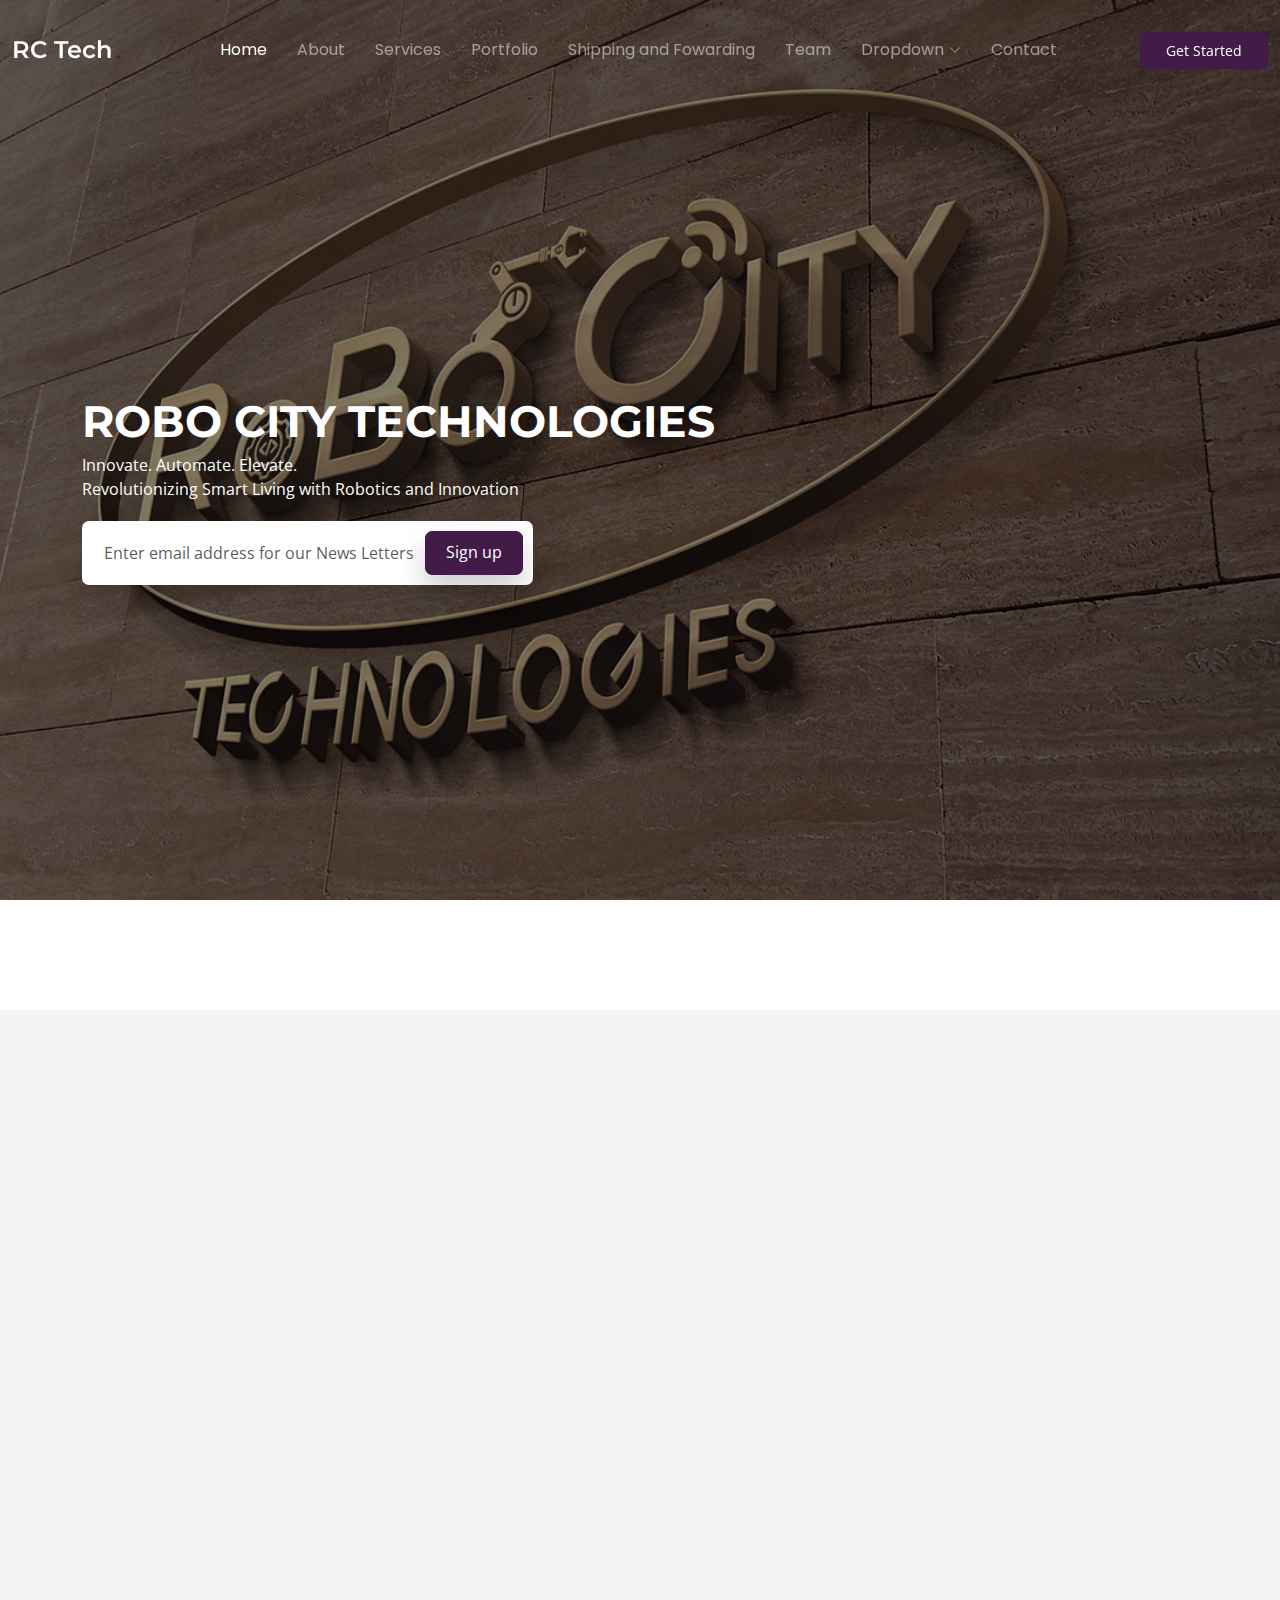
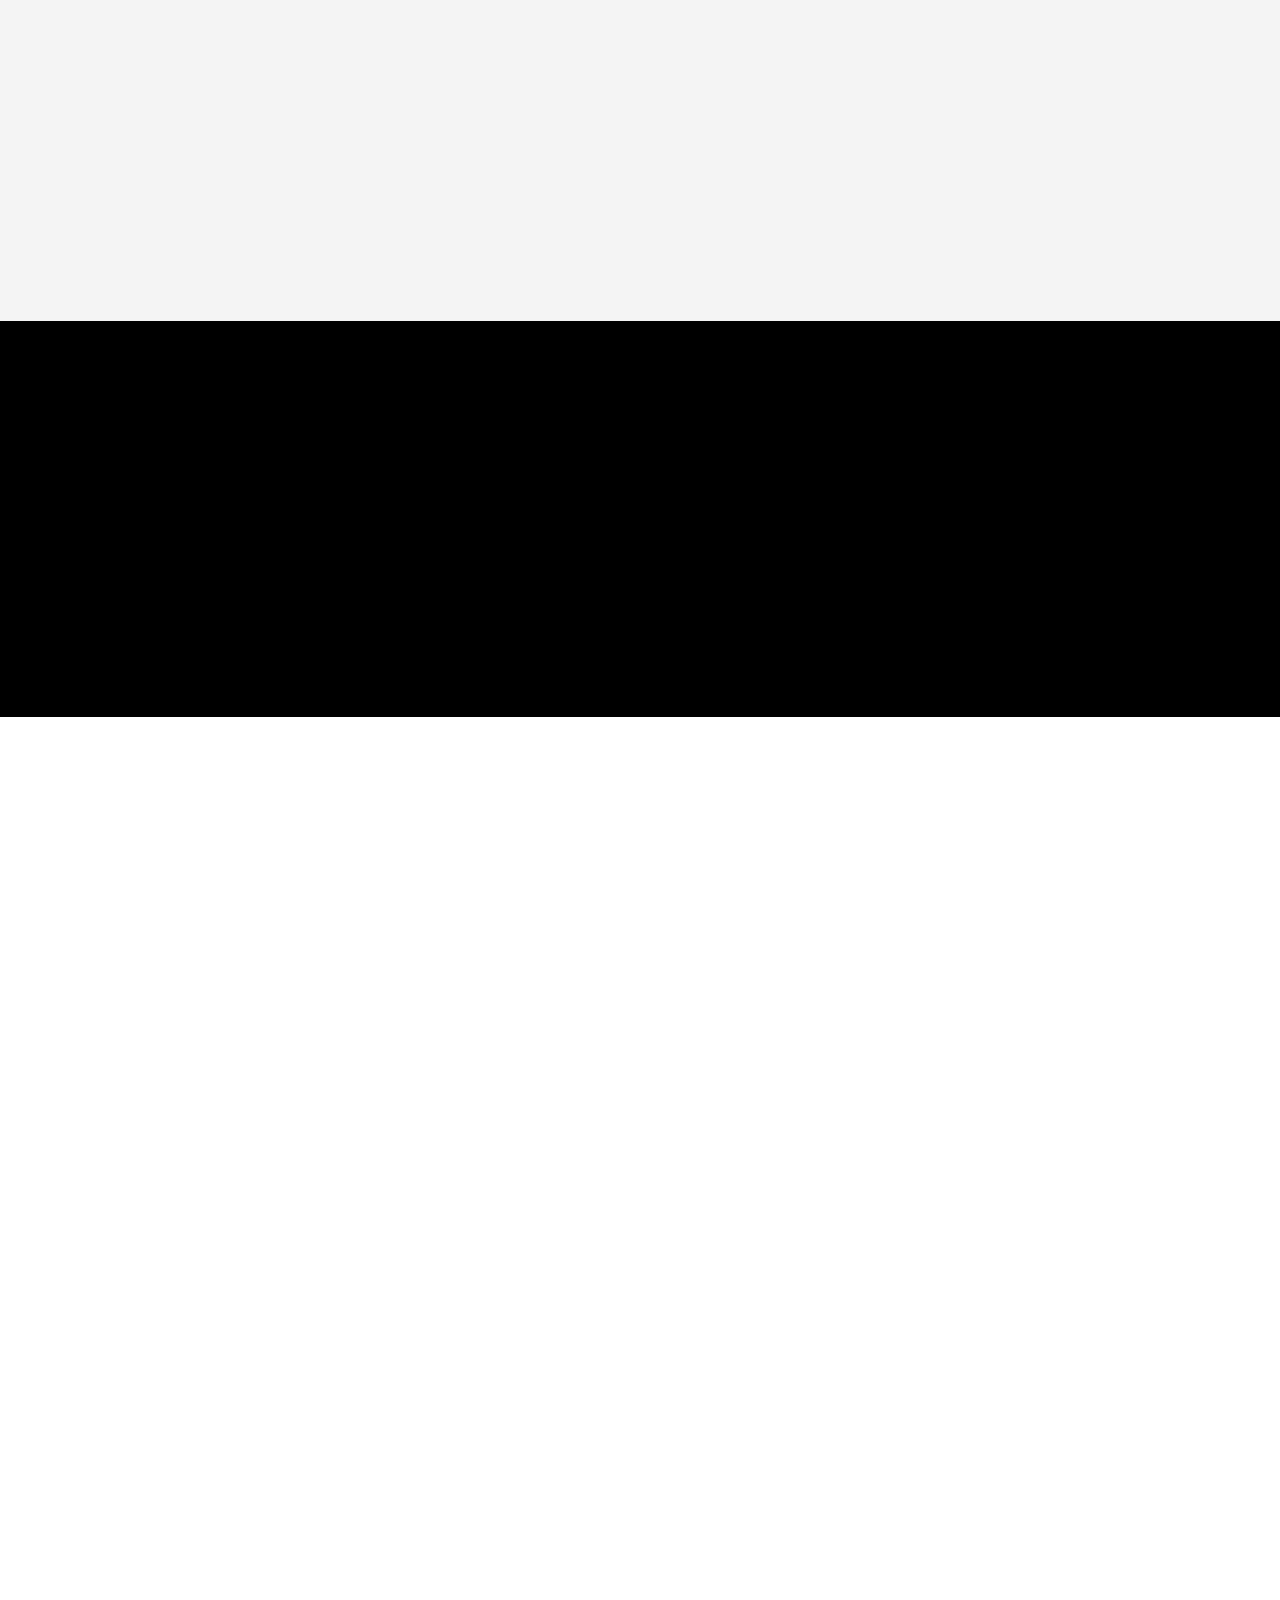
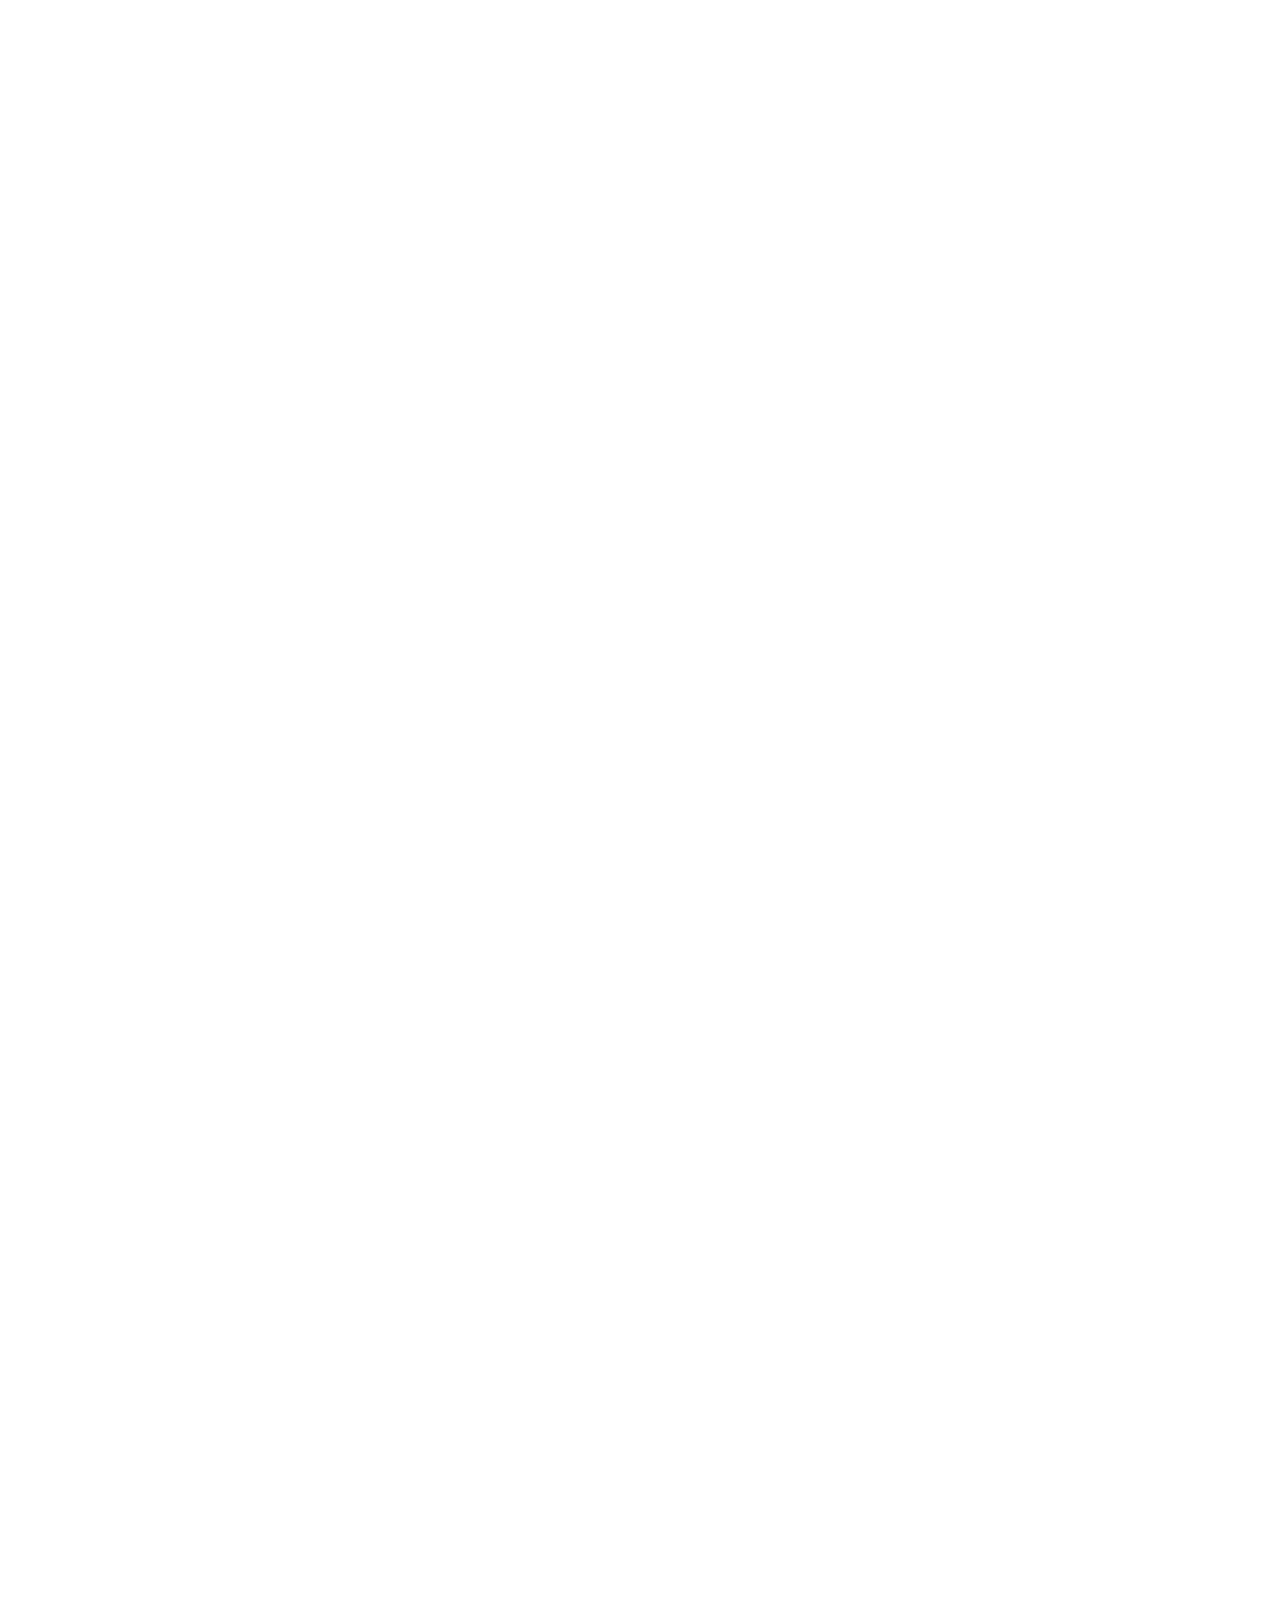
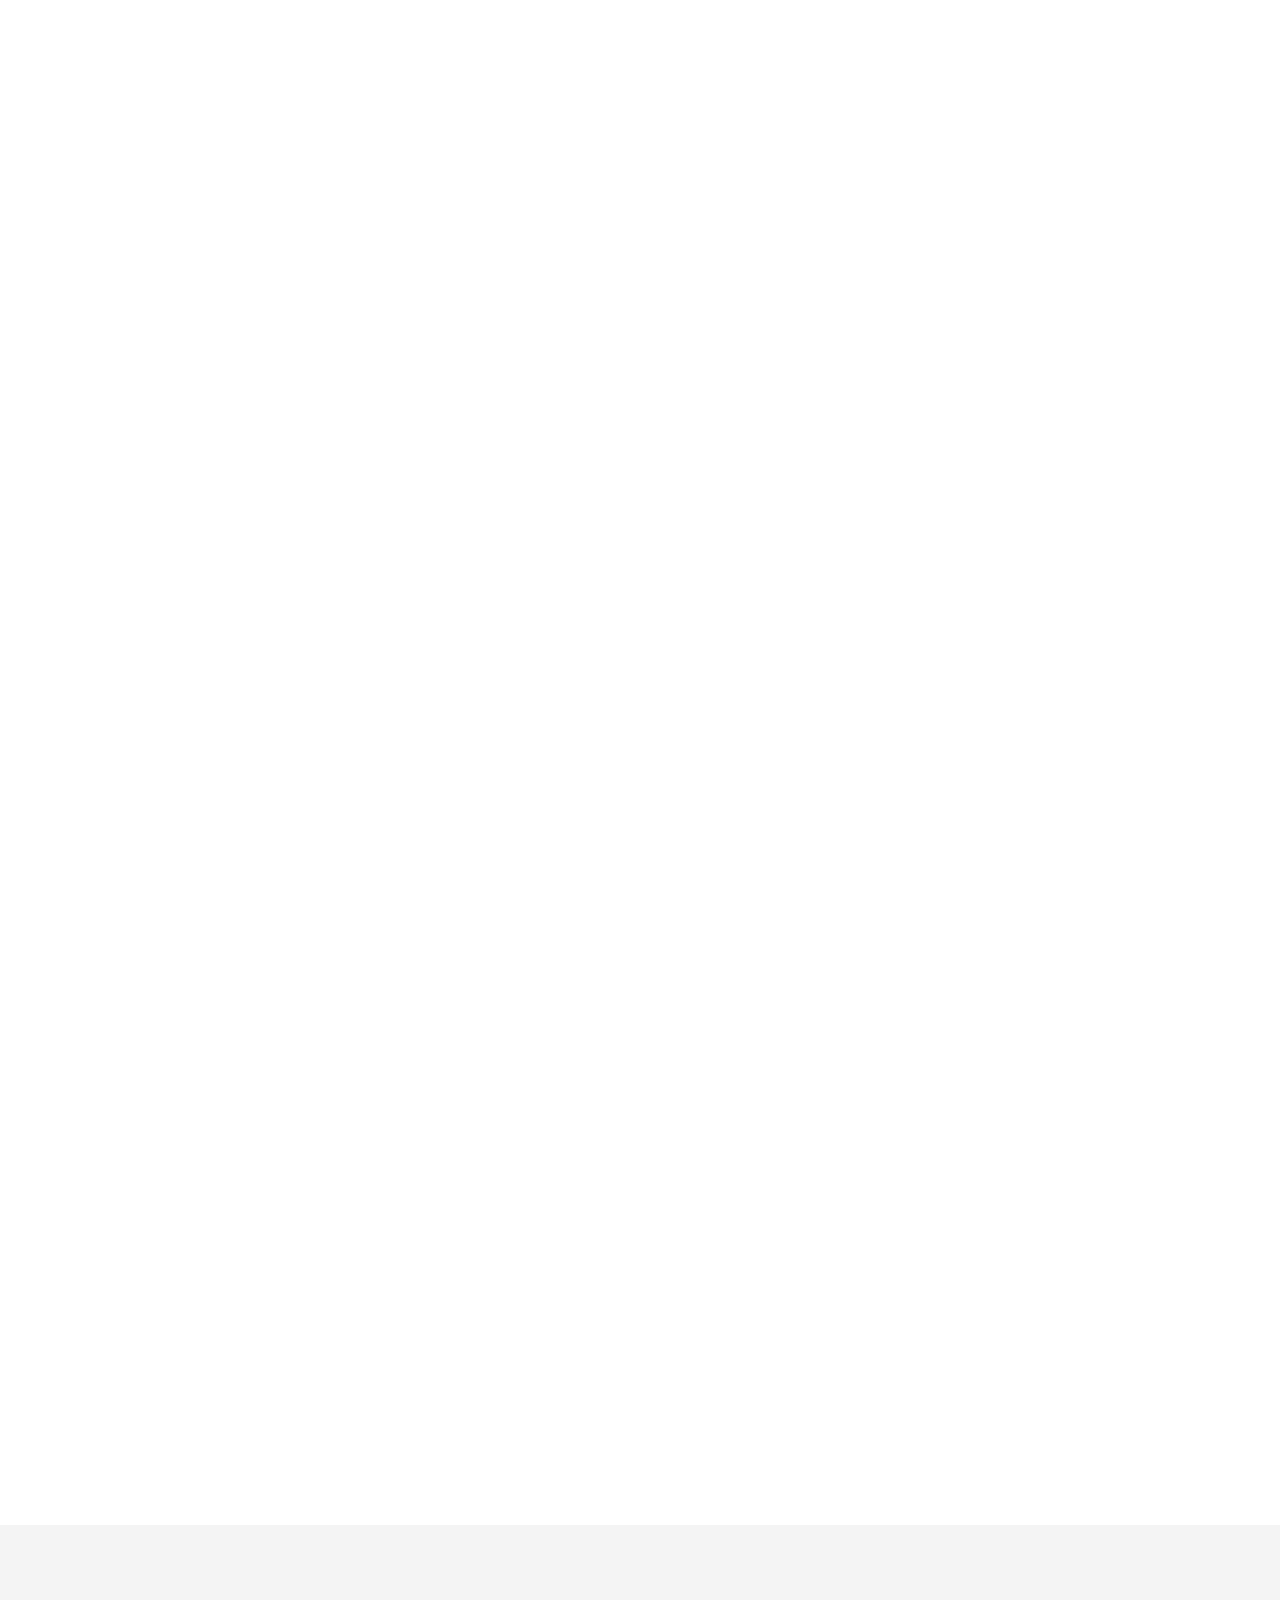
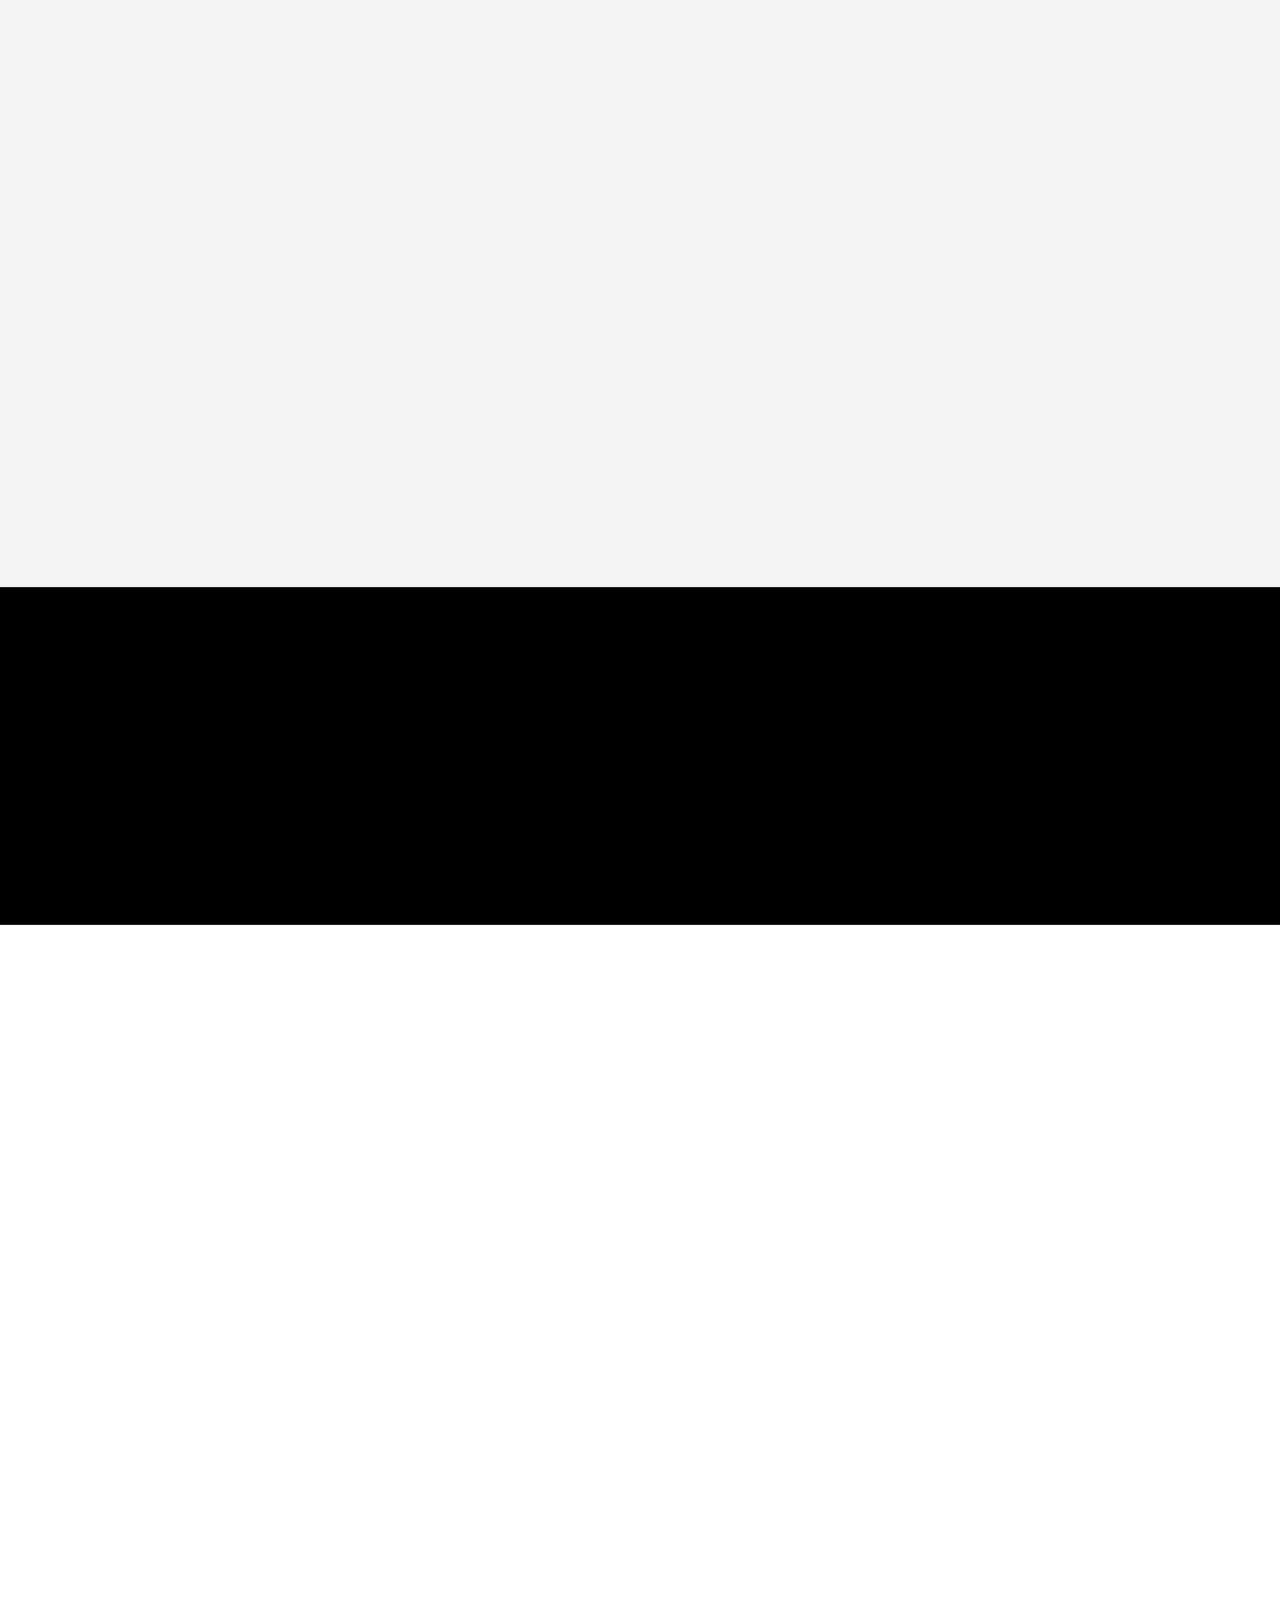
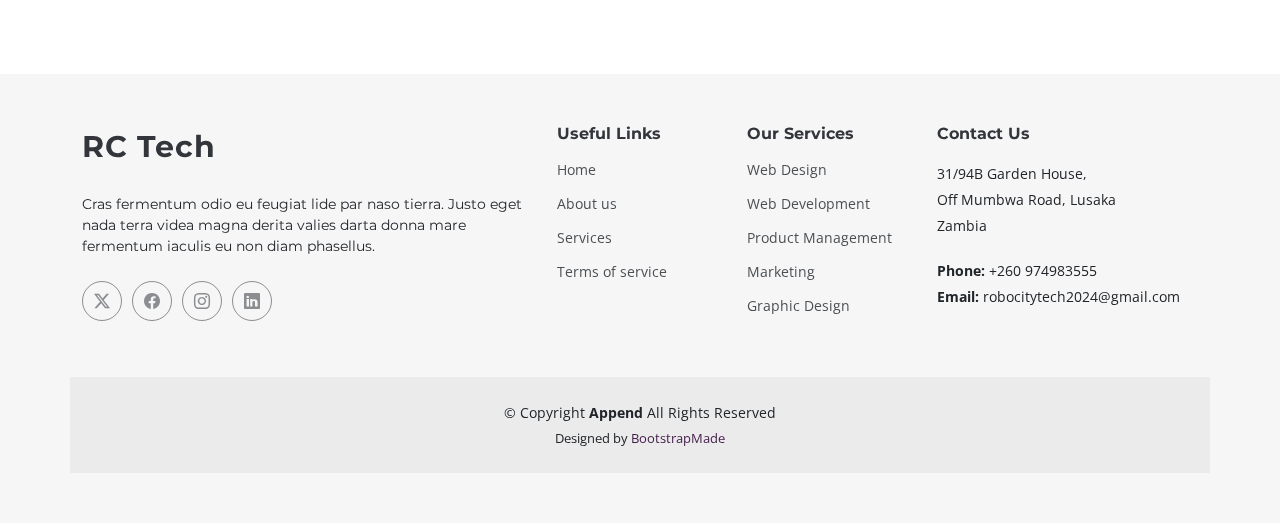
<file: index.html>
<!DOCTYPE html>
<html lang="en">  

<head>
  <meta charset="utf-8">
  <meta content="width=device-width, initial-scale=1.0" name="viewport">
  <title>Index - Append Bootstrap Template</title>


  <meta content="" name="description">
  <meta content="" name="keywords">

  <!-- Favicons -->
  <link href="assets/img/favicon.png" rel="icon">
  <link href="assets/img/apple-touch-icon.png" rel="apple-touch-icon">

  <!-- Fonts -->
  <link href="https://fonts.googleapis.com" rel="preconnect">
  <link href="https://fonts.gstatic.com" rel="preconnect" crossorigin>
  <link href="https://fonts.googleapis.com/css2?family=Open+Sans:ital,wght@0,300;0,400;0,500;0,600;0,700;0,800;1,300;1,400;1,500;1,600;1,700;1,800&family=Montserrat:ital,wght@0,100;0,200;0,300;0,400;0,500;0,600;0,700;0,800;0,900;1,100;1,200;1,300;1,400;1,500;1,600;1,700;1,800;1,900&family=Poppins:ital,wght@0,100;0,200;0,300;0,400;0,500;0,600;0,700;0,800;0,900;1,100;1,200;1,300;1,400;1,500;1,600;1,700;1,800;1,900&display=swap" rel="stylesheet">

  <!-- Vendor CSS Files -->
  <link href="assets/vendor/bootstrap/css/bootstrap.min.css" rel="stylesheet">
  <link href="assets/vendor/bootstrap-icons/bootstrap-icons.css" rel="stylesheet">
  <link href="assets/vendor/aos/aos.css" rel="stylesheet">
  <link href="assets/vendor/glightbox/css/glightbox.min.css" rel="stylesheet">
  <link href="assets/vendor/swiper/swiper-bundle.min.css" rel="stylesheet">

  <!-- Main CSS File -->
  <link href="assets/css/main.css" rel="stylesheet">

  <!-- =======================================================
  * Template Name: Append
  * Template URL: https://bootstrapmade.com/append-bootstrap-website-template/
  * Updated: Jun 14 2024 with Bootstrap v5.3.3
  * Author: BootstrapMade.com
  * License: https://bootstrapmade.com/license/
  ======================================================== -->
</head>

<body class="index-page">

  <header id="header" class="header d-flex align-items-center fixed-top">
    <div class="container-fluid position-relative d-flex align-items-center justify-content-between">

      <a href="index.html" class="logo d-flex align-items-center me-auto me-xl-0">
        <!-- Uncomment the line below if you also wish to use an image logo -->
        <!-- <img src="assets/img/logo.png" alt=""> -->
        <h1 class="sitename">RC Tech</h1><span>.</span>
      </a>

      <nav id="navmenu" class="navmenu">
        <ul>
          <li><a href="index.html#hero" class="active">Home</a></li>
          <li><a href="index.html#about">About</a></li>
          <li><a href="index.html#services">Services</a></li>
          <li><a href="index.html#portfolio">Portfolio</a></li>
          <li><a href="index.html#">Shipping and Fowarding</a></li>
          <li><a href="index.html#team">Team</a></li>
          <li class="dropdown"><a href="#"><span>Dropdown</span> <i class="bi bi-chevron-down toggle-dropdown"></i></a>
            <ul>
              <li><a href="#">Dropdown 1</a></li>
              <li class="dropdown"><a href="#"><span>Deep Dropdown</span> <i class="bi bi-chevron-down toggle-dropdown"></i></a>
                <ul>
                  <li><a href="#">Deep Dropdown 1</a></li>
                  <li><a href="#">Deep Dropdown 2</a></li>
                  <li><a href="#">Deep Dropdown 3</a></li>
                  <li><a href="#">Deep Dropdown 4</a></li>
                  <li><a href="#">Deep Dropdown 5</a></li>
                </ul>
              </li>
              <li><a href="#">Dropdown 2</a></li>
              <li><a href="#">Dropdown 3</a></li>
              <li><a href="#">Dropdown 4</a></li>
            </ul>
          </li>
          <li><a href="index.html#contact">Contact</a></li>
        </ul>
        <i class="mobile-nav-toggle d-xl-none bi bi-list"></i>
      </nav>

      <a class="btn-getstarted" href="index.html#about">Get Started</a>

    </div>
  </header>

  <main class="main">

    <!-- Hero Section -->
    <section id="hero" class="hero section">

      <img src="assets/img/hero-bg.jpg" alt="" data-aos="fade-in">

      <div class="container">
        <div class="row">
          <div class="col-lg-10">
            <h2 data-aos="fade-up" data-aos-delay="100">ROBO CITY TECHNOLOGIES</h2>
            <p data-aos="fade-up" data-aos-delay="200"></p>
            Innovate. Automate. Elevate.<br>
            Revolutionizing Smart Living with Robotics and Innovation
          </div>
          <div class="col-lg-5">
            <form action="#" class="sign-up-form d-flex" data-aos="fade-up" data-aos-delay="300">
              <input type="text" class="form-control" placeholder="Enter email address for our News Letters">
              <input type="submit" class="btn btn-primary" value="Sign up">
            </form>
          </div>
        </div>
      </div>

    </section><!-- /Hero Section -->

    <!-- Clients Section -->
    <section id="clients" class="clients section">

      <div class="container" data-aos="fade-up">

        <div class="row gy-4">

          <div class="col-xl-2 col-md-3 col-6 client-logo">
            <img src="assets/img/clients/client-1.png" class="img-fluid" alt="">
          </div><!-- End Client Item -->

          <div class="col-xl-2 col-md-3 col-6 client-logo">
            <img src="assets/img/clients/client-2.png" class="img-fluid" alt="">
          </div><!-- End Client Item -->

          <div class="col-xl-2 col-md-3 col-6 client-logo">
            <img src="assets/img/clients/client-3.png" class="img-fluid" alt="">
          </div><!-- End Client Item -->

          <div class="col-xl-2 col-md-3 col-6 client-logo">
            <img src="assets/img/clients/client-4.png" class="img-fluid" alt="">
          </div><!-- End Client Item -->

          <div class="col-xl-2 col-md-3 col-6 client-logo">
            <img src="assets/img/clients/client-5.png" class="img-fluid" alt="">
          </div><!-- End Client Item -->

          <div class="col-xl-2 col-md-3 col-6 client-logo">
            <img src="assets/img/clients/client-6.png" class="img-fluid" alt="">
          </div><!-- End Client Item -->

        </div>

      </div>

    </section><!-- /Clients Section -->

    <!-- About Section -->
    <section id="about" class="about section">

      <div class="container" data-aos="fade-up" data-aos-delay="100">
        <div class="row align-items-xl-center gy-5">

          <div class="col-xl-5 content">
            <h3>About Us</h3>
            <h2>What We Do<html lang="en">
            <head>
              <meta charset="UTF-8">
              <meta name="viewport" content="width=device-width, initial-scale=1.0">
              <title>Document</title>
            </head>
            <body>
              
            </body>
            </html></h2>
            <p>
                At Robot City Techonologies, we are passionate about bridging the gap between innovation and everyday life. 
              Founded with a vision to empower individuals and businesses through technology, we offer a comprehensive range of services including software development, smart home integration, electronics retail, and specialized training in web development and embedded systems. Our commitment extends beyond just selling products; we strive to educate and inspire, fostering a community of forward-thinkers and innovators. 
              Whether you're looking to upgrade your home with the latest smart devices or enhance your skills through our training programs, Robo City Tech is here to guide you every step of the way. </br>
              Join us in shaping the future of technology in Zambia and beyond.
            </p>
            <a href="#" class="read-more"><span>Read More</span><i class="bi bi-arrow-right"></i></a>
          </div>

          <div class="col-xl-7">
            <div class="row gy-4 icon-boxes">

              <div class="col-md-6" data-aos="fade-up" data-aos-delay="200">
                <div class="icon-box">
                  <i class="bi bi-buildings"></i>
                  <h3>Robotics and AI Labs</h3>
                  <p>Visit our state-of-the-art office for a personalized experience and to explore our latest technological innovations.</p>
                </div>
              </div> <!-- End Icon Box -->

              <div class="col-md-6" data-aos="fade-up" data-aos-delay="300">
                <div class="icon-box">
                  <i class="bi bi-clipboard-pulse"></i>
                  <h3>Training Programs</h3>
                  <p>Came and have the hands on training in Web and Mobile Application evelopment in the cutting edge Techonologies, we also offer Embeded System TRainings for both kids and adults.</p>
                </div>
              </div> <!-- End Icon Box -->

              <div class="col-md-6" data-aos="fade-up" data-aos-delay="400">
                <div class="icon-box">
                  <i class="bi bi-command"></i>
                  <h3>Comprehensive Services</h3>
                  <p>From software development to smart electronics retail, we offer a wide range of services to meet your tech needs.</p>
                </div>
              </div> <!-- End Icon Box -->

              <div class="col-md-6" data-aos="fade-up" data-aos-delay="500">
                <div class="icon-box">
                  <i class="bi bi-graph-up-arrow"></i>
                  <h3>Our Impact</h3>
                  <p>Discover the significant impact we've made through our innovative solutions and community-driven projects.</p>
                </div>
              </div> <!-- End Icon Box -->

            </div>
          </div>

        </div>
      </div>

    </section><!-- /About Section -->

    <!-- Stats Section -->
    <section id="stats" class="stats section">

      <img src="assets/img/nest mini.jpg" alt="" data-aos="fade-in">

      <div class="container position-relative" data-aos="fade-up" data-aos-delay="100">

        <div class="row gy-4">

          <div class="col-lg-3 col-md-6">
            <div class="stats-item text-center w-100 h-100">
              <span data-purecounter-start="0" data-purecounter-end="232" data-purecounter-duration="1" class="purecounter"></span>
              <p>Clients</p>
            </div>
          </div><!-- End Stats Item -->

          <div class="col-lg-3 col-md-6">
            <div class="stats-item text-center w-100 h-100">
              <span data-purecounter-start="0" data-purecounter-end="521" data-purecounter-duration="1" class="purecounter"></span>
              <p>Projects</p>
            </div>
          </div><!-- End Stats Item -->

          <div class="col-lg-3 col-md-6">
            <div class="stats-item text-center w-100 h-100">
              <span data-purecounter-start="0" data-purecounter-end="1453" data-purecounter-duration="1" class="purecounter"></span>
              <p>Hours Of Support</p>
            </div>
          </div><!-- End Stats Item -->

          <div class="col-lg-3 col-md-6">
            <div class="stats-item text-center w-100 h-100">
              <span data-purecounter-start="0" data-purecounter-end="32" data-purecounter-duration="1" class="purecounter"></span>
              <p>Workers</p>
            </div>
          </div><!-- End Stats Item -->

        </div>

      </div>

    </section><!-- /Stats Section -->

    <!-- Services Section -->
    <section id="services" class="services section">

      <!-- Section Title -->
      <div class="container section-title" data-aos="fade-up">
        <h2>Services</h2>
        <p>We offer a diverse range of services to meet your technological and lifestyle needs:</p>
      </div><!-- End Section Title -->

      <div class="container">

        <div class="row gy-4">

          <div class="col-lg-6 " data-aos="fade-up" data-aos-delay="100">
            <div class="service-item d-flex">
              <div class="icon flex-shrink-0"><i class="bi bi-briefcase"></i></div>
              <div>
                <h4 class="title"><a href="services-details.html" class="stretched-link">Web and Software Development Training</a></h4>
                <p class="description">Comprehensive training programs to equip you with the skills needed to excel in web and software development.</p>
              </div>
            </div>
          </div>
          <!-- End Service Item -->

          <div class="col-lg-6 " data-aos="fade-up" data-aos-delay="200">
            <div class="service-item d-flex">
              <div class="icon flex-shrink-0"><i class="bi bi-card-checklist"></i></div>
              <div>
                <h4 class="title"><a href="services-details.html" class="stretched-link">Software And Web Development</a></h4>
                <p class="description">Custom software solutions tailored to your business requirements, enhancing efficiency and productivity.</p>
              </div>
            </div>
          </div><!-- End Service Item -->

          <div class="col-lg-6 " data-aos="fade-up" data-aos-delay="300">
            <div class="service-item d-flex">
              <div class="icon flex-shrink-0"><i class="bi bi-bar-chart"></i></div>
              <div>
                <h4 class="title"><a href="services-details.html" class="stretched-link">Smart Home intergration</a></h4>
                <p class="description">Transform your living space with seamless smart home setups, including lighting, security, and automation</p>
              </div>
            </div>
          </div><!-- End Service Item -->

          <div class="col-lg-6 " data-aos="fade-up" data-aos-delay="400">
            <div class="service-item d-flex">
              <div class="icon flex-shrink-0"><i class="bi bi-binoculars"></i></div>
              <div>
                <h4 class="title"><a href="services-details.html" class="stretched-link">Retail Of Electronics</a></h4>
                <p class="description">Discover a wide selection of the latest smartphones, laptops, and smart speakers like Google Nest and Amazon Alexa.</p>
              </div>
            </div>
          </div><!-- End Service Item -->

          <div class="col-lg-6 " data-aos="fade-up" data-aos-delay="500">
            <div class="service-item d-flex">
              <div class="icon flex-shrink-0"><i class="bi bi-brightness-high"></i></div>
              <div>
                <h4 class="title"><a href="services-details.html" class="stretched-link">Robotics</a></h4>
                <p class="description">Pioneering advancements in robotics within Zambia, driving innovation and technological growth.</p>
              </div>
            </div>
          </div><!-- End Service Item -->

          <div class="col-lg-6 " data-aos="fade-up" data-aos-delay="600">
            <div class="service-item d-flex">
              <div class="icon flex-shrink-0"><i class="bi bi-calendar4-week"></i></div>
              <div>
                <h4 class="title"><a href="services-details.html" class="stretched-link">Embeded System Training</a></h4>
                <p class="description">Hands-on training in Arduino and Raspberry Pi programming to master embedded systems.</p>
              </div>
            </div>
          </div><!-- End Service Item -->

        </div>

      </div>

    </section><!-- /Services Section -->

    <!-- Features Section -->
    <section id="features" class="features section">

      <!-- Section Title -->
      <div class="container section-title" data-aos="fade-up">
        <h2>New Arrivals</h2>
        <p>Discover the Latest and Greatest

          Stay ahead of the curve with our New Arrivals section! </br>
          Explore the freshest products and innovations, from cutting-edge electronics to stylish home essentials. 
          Whether you're looking for the latest gadgets, trendy fashion pieces, or must-have accessories, you'll find the best and brightest new arrivals right here. Don't miss out on the newest trends and technologies—start shopping now and elevate your lifestyle!</p>
      </div><!-- End Section Title -->

      <div class="container">

        <div class="row gy-4 align-items-center features-item">
          <div class="col-lg-5 order-2 order-lg-1" data-aos="fade-up" data-aos-delay="200">
            <h3>Amazon Echo Dot Speakers</h3>
            <p>
                           Experience the next level of smart home technology with Amazon Echo Dot (4th and 5th Generation). 
              The Echo Dot 4th Gen features a sleek, spherical design and delivers crisp vocals and balanced bass, perfect for streaming music, controlling smart home devices, and getting the latest news updates. The Echo Dot 5th Gen builds on this with even better audio quality and enhanced Alexa capabilities, including health tracking and an integrated temperature sensor. Both models seamlessly blend into any decor while providing powerful features like hands-free calling, voice-controlled entertainment, and multi-room music. 
              Elevate your home with the smart, stylish, and superior sound of Amazon Echo Dot.
            </p>
            <a href="#" class="btn btn-get-started">More Info</a>
          </div>
          <div class="col-lg-7 order-1 order-lg-2 d-flex align-items-center" data-aos="zoom-out" data-aos-delay="100">
            <div class="image-stack">
              <img src="assets/img/dot5.jpg" alt="" class="stack-front">
              <img src="assets/img/dot4.jpg" alt="" class="stack-back">
            </div>
          </div>
        </div><!-- Features Item -->

        <div class="row gy-4 align-items-stretch justify-content-between features-item ">
          <div class="col-lg-6 d-flex align-items-center features-img-bg" data-aos="zoom-out">
            <img src="assets/img/fgQ6sGWcbbymZWszHyptZM-1200-80.jpg" class="img-fluid" alt="">
          </div>
          <div class="col-lg-5 d-flex justify-content-center flex-column" data-aos="fade-up">
            <h3>Google Nest Displays and Speakers</h3>
            <p>
              Upgrade your home with the Google Nest Mini and Hub, the ultimate smart home devices designed to simplify your life. The Nest Mini, with its compact design and powerful speaker, offers rich sound for your favorite music and answers to your questions with the help of Google Assistant. The Nest Hub takes it a step further, providing a beautiful touchscreen display for easy control of your smart devices, viewing photos, and streaming videos. Both devices seamlessly integrate with your smart home ecosystem, making everyday tasks easier and more enjoyable. Embrace the future of home automation with Google Nest Mini and Hub.</p>
            <ul>
              <li><i class="bi bi-check"></i> <span>Voice Control.</span></li>
              <li><i class="bi bi-check"></i><span> Easy Intergration with existing Devices.</span></li>
              <li><i class="bi bi-check"></i> <span>Loud and Clear Sound</span>.</li>
            </ul>
            <a href="#" class="btn btn-get-started align-self-start">More Info</a>
          </div>
        </div><!-- Features Item -->

      </div>

    </section><!-- /Features Section -->

    <!-- Portfolio Section -->
    <section id="portfolio" class="portfolio section">

      <!-- Section Title -->
      <div class="container section-title" data-aos="fade-up">
        <h2>Products and Services</h2>
        <p>Explore our diverse range of projects showcasing innovation, expertise, and our commitment to excellence in technology and services</p>
      </div><!-- End Section Title -->

      <div class="container">

        <div class="isotope-layout" data-default-filter="*" data-layout="masonry" data-sort="original-order">

          <ul class="portfolio-filters isotope-filters" data-aos="fade-up" data-aos-delay="100">
            <li data-filter="*" class="filter-active">All</li>
            <li data-filter=".filter-app">Electronics</li>
            <li data-filter=".filter-product">Smart Home</li>
            <li data-filter=".filter-branding">Apps and Webs</li>
          </ul><!-- End Portfolio Filters -->

          <div class="row gy-4 isotope-container" data-aos="fade-up" data-aos-delay="200">

            <div class="col-lg-4 col-md-6 portfolio-item isotope-item filter-app">
              <img src="assets/img/masonry-portfolio/top phones.jpg" class="img-fluid" alt="">
              <div class="portfolio-info">
                <h4>Smart Phones</h4>
                <p>We supply different models of Smart phones.</p>
                <a href="assets/img/masonry-portfolio/top phones.jpg" title="Smart Phones" data-gallery="portfolio-gallery-app" class="glightbox preview-link"><i class="bi bi-zoom-in"></i></a>
                <a href="portfolio-details.html" title="More Details" class="details-link"><i class="bi bi-link-45deg"></i></a>
              </div>
            </div><!-- End Portfolio Item -->

            <div class="col-lg-4 col-md-6 portfolio-item isotope-item filter-product">
              <img src="assets/img/google-nest-ecosystem.jpg" class="img-fluid" alt="">
              <div class="portfolio-info">
                <h4>Google ecosystem</h4>
                <p>Google Nest Mini, Google Nest Hub and other devises in this Ecosystem</p>
                <a href="assets/img/google-nest-ecosystem.jpg" title="Product 1" data-gallery="portfolio-gallery-product" class="glightbox preview-link"><i class="bi bi-zoom-in"></i></a>
                <a href="portfolio-details.html" title="More Details" class="details-link"><i class="bi bi-link-45deg"></i></a>
              </div>
            </div><!-- End Portfolio Item -->

            <div class="col-lg-4 col-md-6 portfolio-item isotope-item filter-branding">
              <img src="assets/img/masonry-portfolio/Mobile app.png" class="img-fluid" alt="">
              <div class="portfolio-info">
                <h4>Mercato</h4>
                <p>Mercato is the local marketing Application developed with diversity in Mind.</p>
                <a href="assets/img/masonry-portfolio/Mobile app.png" title="Branding 1" data-gallery="portfolio-gallery-branding" class="glightbox preview-link"><i class="bi bi-zoom-in"></i></a>
                <a href="portfolio-details.html" title="More Details" class="details-link"><i class="bi bi-link-45deg"></i></a>
              </div>
            </div><!-- End Portfolio Item -->

            <div class="col-lg-4 col-md-6 portfolio-item isotope-item filter-app">
              <img src="assets/img/masonry-portfolio/laptops.jpg" class="img-fluid" alt="">
              <div class="portfolio-info">
                <h4>laptops</h4>
                <p>Toshiba, Accer, MacBooks, Chromebokks and many more</p>
                <a href="assets/img/masonry-portfolio/laptops.jpg" title="App 2" data-gallery="portfolio-gallery-app" class="glightbox preview-link"><i class="bi bi-zoom-in"></i></a>
                <a href="portfolio-details.html" title="More Details" class="details-link"><i class="bi bi-link-45deg"></i></a>
              </div>
            </div><!-- End Portfolio Item -->

            <div class="col-lg-4 col-md-6 portfolio-item isotope-item filter-product">
              <img src="assets/img/AlexaEo.jpg" class="img-fluid" alt="">
              <div class="portfolio-info">
                <h4>Amazon ecosystem</h4>
                <p>Amazon Echo Dot 3,4 and 5th Genearation, Amazon Echo Show, and many other Alexa Enabled Devices.</p>
                <a href="assets/img/AlexaEo.jpg" title="Product 2" data-gallery="portfolio-gallery-product" class="glightbox preview-link"><i class="bi bi-zoom-in"></i></a>
                <a href="portfolio-details.html" title="More Details" class="details-link"><i class="bi bi-link-45deg"></i></a>
              </div>
            </div><!-- End Portfolio Item -->

            <div class="col-lg-4 col-md-6 portfolio-item isotope-item filter-branding">
              <img src="assets/img/masonry-portfolio/masonry-portfolio-6.jpg" class="img-fluid" alt="">
              <div class="portfolio-info">
                <h4>Leasenet</h4>
                <p>Have all your properties at the psalms of your Hands, manage your Houses, Plots, Farms and many other businesses.
                </p>
                <a href="assets/img/masonry-portfolio/masonry-portfolio-6.jpg" title="Branding 2" data-gallery="portfolio-gallery-branding" class="glightbox preview-link"><i class="bi bi-zoom-in"></i></a>
                <a href="portfolio-details.html" title="More Details" class="details-link"><i class="bi bi-link-45deg"></i></a>
              </div>
            </div><!-- End Portfolio Item -->

            <div class="col-lg-4 col-md-6 portfolio-item isotope-item filter-app">
              <img src="assets/img/masonry-portfolio/gadgets.jpg" class="img-fluid" alt="">
              <div class="portfolio-info">
                <h4>Other Gadgets</h4>
                <p>Apple Siri Speakers, Smart Watches, Samsung Smarthings Ecosystems, Bluetooth speakers and many more.</p>
                <a href="assets/img/masonry-portfolio/gadgets.jpg" title="App 3" data-gallery="portfolio-gallery-app" class="glightbox preview-link"><i class="bi bi-zoom-in"></i></a>
                <a href="portfolio-details.html" title="More Details" class="details-link"><i class="bi bi-link-45deg"></i></a>
              </div>
            </div><!-- End Portfolio Item -->

            <div class="col-lg-4 col-md-6 portfolio-item isotope-item filter-product">
              <img src="assets/img/Others.jpg" class="img-fluid" alt="">
              <div class="portfolio-info">
                <h4>Other Ecosystem</h4>
                <p>Smarthings Home Automation, Apple, Meross and many more.</p>
                <a href="assets/img/Others.jpg" title="Product 3" data-gallery="portfolio-gallery-product" class="glightbox preview-link"><i class="bi bi-zoom-in"></i></a>
                <a href="portfolio-details.html" title="More Details" class="details-link"><i class="bi bi-link-45deg"></i></a>
              </div>
            </div><!-- End Portfolio Item -->

            <div class="col-lg-4 col-md-6 portfolio-item isotope-item filter-branding">
              <img src="assets/img/masonry-portfolio/chatapp.png" class="img-fluid" alt="">
              <div class="portfolio-info">
                <h4>Purple Chat</h4>
                <p>The numble one Zambian Student Social Media chat Application where you can share study Materila and make new friends from Different Universities across the country.</p>
                <a href="assets/img/masonry-portfolio/chatapp.png" title="Branding 2" data-gallery="portfolio-gallery-branding" class="glightbox preview-link"><i class="bi bi-zoom-in"></i></a>
                <a href="portfolio-details.html" title="More Details" class="details-link"><i class="bi bi-link-45deg"></i></a>
              </div>
            </div><!-- End Portfolio Item -->

          </div><!-- End Portfolio Container -->

        </div>

      </div>

    </section><!-- /Portfolio Section -->


    <!-- Faq Section -->
    <section id="faq" class="faq section">

      <div class="container">

        <div class="row gy-4">

          <div class="col-lg-4" data-aos="fade-up" data-aos-delay="100">
            <div class="content px-xl-5">
              <h3><span>Frequently Asked </span><strong>Questions</strong></h3>
              <p>
                Have questions? We've got answers! Explore our FAQ section below to find out more about Mercato's services, products, and training programs. If you don't find what you're looking for, feel free to contact us directly—we're here to help you navigate the world of technology with confidence.






              </p>
            </div>
          </div>

          <div class="col-lg-8" data-aos="fade-up" data-aos-delay="200">

            <div class="faq-container">
              <div class="faq-item faq-active">
                <h3><span class="num">1.</span> <span>What brands of electronics do you sell?</span></h3>
                <div class="faq-content">
                  <p>We sell a variety of top brands including Apple, Samsung, Google, Amazon, and more. Our inventory includes the latest smartphones, laptops, and smart speakers.</p>
                </div>
                <i class="faq-toggle bi bi-chevron-right"></i>
              </div><!-- End Faq item-->

              <div class="faq-item">
                <h3><span class="num">2.</span> <span>Can you help me set up a smart home system?</span></h3>
                <div class="faq-content">
                  <p>Yes, we offer comprehensive smart home integration services. Our experts will help you design and set up a system tailored to your needs.</p>
                </div>
                <i class="faq-toggle bi bi-chevron-right"></i>
              </div><!-- End Faq item-->

              <div class="faq-item">
                <h3><span class="num">3.</span> <span>Do you offer custom software development?</span></h3>
                <div class="faq-content">
                  <p>Absolutely. Our team of experienced developers can create custom software solutions to meet your specific business needs.</p>
                </div>
                <i class="faq-toggle bi bi-chevron-right"></i>
              </div><!-- End Faq item-->

              <div class="faq-item">
                <h3><span class="num">4.</span> <span>What kind of research do you conduct on robotic integration?</span></h3>
                <div class="faq-content">
                  <p>We focus on pioneering advancements in robotics, including developing new technologies and applications for various industries in Zambia.</p>
                </div>
                <i class="faq-toggle bi bi-chevron-right"></i>
              </div><!-- End Faq item-->

              <div class="faq-item">
                <h3><span class="num">5.</span> <span>What is included in the embedded systems training?</span></h3>
                <div class="faq-content">
                  <p>Our embedded systems training includes hands-on programming with Arduino and Raspberry Pi, covering everything from basic setup to advanced projects.</p>
                </div>
                <i class="faq-toggle bi bi-chevron-right"></i>
              </div><!-- End Faq item-->

            </div>

          </div>
        </div>

      </div>

    </section><!-- /Faq Section -->

    <!-- Team Section -->
    <section id="team" class="team section">

      <!-- Section Title -->
      <div class="container section-title" data-aos="fade-up">
        <h2>Team</h2>
        <p>We are a team of young and highly montivated individauls with a desire to work for the befit of moving our country foward</p>
      </div><!-- End Section Title -->

      <div class="container">

        <div class="row gy-5">

          <div class="col-lg-4 col-md-6 member" data-aos="fade-up" data-aos-delay="100">
            <div class="member-img">
              <img src="assets/img/team/team-1.jpg" class="img-fluid" alt="">
              <div class="social">
                <a href="#"><i class="bi bi-twitter-x"></i></a>
                <a href="#"><i class="bi bi-facebook"></i></a>
                <a href="#"><i class="bi bi-instagram"></i></a>
                <a href="#"><i class="bi bi-linkedin"></i></a>
              </div>
            </div>
            <div class="member-info text-center">
              <h4>Blessing Mwewa</h4>
              <span>Chief Executive Officer</span>
              <p>Specialised in Robotic, IOT and Embeded systems</p>
            </div>
          </div><!-- End Team Member -->

          <div class="col-lg-4 col-md-6 member" data-aos="fade-up" data-aos-delay="200">
            <div class="member-img">
              <img src="assets/img/team/Rabbi.jpg" class="img-fluid" alt="">
              <div class="social">
                <a href="#"><i class="bi bi-twitter-x"></i></a>
                <a href="#"><i class="bi bi-facebook"></i></a>
                <a href="#"><i class="bi bi-instagram"></i></a>
                <a href="#"><i class="bi bi-linkedin"></i></a>
              </div>
            </div>
            <div class="member-info text-center">
              <h4>Rabbi Kindalo</h4>
              <span>Front End Developer</span>
              <p>Specialised in front end development for both Mobile Application and  Websites.
                highly motivated and very dedicated.
              </p>
            </div>
          </div><!-- End Team Member -->
          <div class="col-lg-4 col-md-6 member" data-aos="fade-up" data-aos-delay="200">
            <div class="member-img">
              <img src="assets/img/team/Chola.jpg" class="img-fluid" alt="">
              <div class="social">
                <a href="#"><i class="bi bi-twitter-x"></i></a>
                <a href="#"><i class="bi bi-facebook"></i></a>
                <a href="#"><i class="bi bi-instagram"></i></a>
                <a href="#"><i class="bi bi-linkedin"></i></a>
              </div>
            </div>
            <div class="member-info text-center">
              <h4>Chola Kuboko</h4>
              <span>Front End Developer</span>
              <p>Specialised in Backed Development, Dedicated and skillful, also a team player.
              </p>
            </div>
          </div><!-- End Team Member -->
        
        </div>

      </div>

    </section><!-- /Team Section -->

    <!-- Call To Action Section -->
    <section id="call-to-action" class="call-to-action section">

      <img src="assets/img/cta-bg.jpg" alt="">

      <div class="container">
        <div class="row justify-content-center" data-aos="zoom-in" data-aos-delay="100">
          <div class="col-xl-10">
            <div class="text-center">
              <h3>Surport the Future of Robotics</h3>
              <p>At Robo City Tech, we are pushing the boundaries of innovation with our cutting-edge Robotic Robotic Developments. By becoming a sponsor, you will.</p>
              <a class="cta-btn" href="#">Offer Support</a>
            </div>
          </div>
        </div>
      </div>

    </section><!-- /Call To Action Section -->

   
    <!-- Contact Section -->
    <section id="contact" class="contact section">

      <!-- Section Title -->
      <div class="container section-title" data-aos="fade-up">
        <h2>Contact</h2>
        <p>Feel free to reach up to us on any  of our products and serveice, and for any enquiries.</p>
      </div><!-- End Section Title -->

      <div class="container" data-aos="fade-up" data-aos-delay="100">

        <div class="row gy-4">

          <div class="col-lg-6">

            <div class="row gy-4">
              <div class="col-md-6">
                <div class="info-item" data-aos="fade" data-aos-delay="200">
                  <i class="bi bi-geo-alt"></i>
                  <h3>Address</h3>
                  <p>31/94B Garden House</p>
                  <p>Off Mumbwa Road, Lusaka</p>
                </div>
              </div><!-- End Info Item -->

              <div class="col-md-6">
                <div class="info-item" data-aos="fade" data-aos-delay="300">
                  <i class="bi bi-telephone"></i>
                  <h3>Call Us</h3>
                  <p>+260 956946557</p>
                  <p>+260 974983555</p>
                </div>
              </div><!-- End Info Item -->

              <div class="col-md-6">
                <div class="info-item" data-aos="fade" data-aos-delay="400">
                  <i class="bi bi-envelope"></i>
                  <h3>Email Us</h3>
                  <p>robocitytech2024@gmail.com</p>
                  <p>smart.home.zambia@gmail.com</p>
                </div>
              </div><!-- End Info Item -->

              <div class="col-md-6">
                <div class="info-item" data-aos="fade" data-aos-delay="500">
                  <i class="bi bi-clock"></i>
                  <h3>Open Hours</h3>
                  <p>Monday - Friday</p>
                  <p>9:00AM - 05:00PM</p>
                  <p>You can keep in Mind that our online platforms runs 24/7</p>
                 
                </div>
              </div><!-- End Info Item -->

            </div>

          </div>

          <div class="col-lg-6">
            <form action="forms/contact.php" method="post" class="php-email-form" data-aos="fade-up" data-aos-delay="200">
              <div class="row gy-4">

                <div class="col-md-6">
                  <input type="text" name="name" class="form-control" placeholder="Your Name" required="">
                </div>

                <div class="col-md-6 ">
                  <input type="email" class="form-control" name="email" placeholder="Your Email" required="">
                </div>

                <div class="col-md-12">
                  <input type="text" class="form-control" name="subject" placeholder="Subject" required="">
                </div>

                <div class="col-md-12">
                  <textarea class="form-control" name="message" rows="6" placeholder="Message" required=""></textarea>
                </div>

                <div class="col-md-12 text-center">
                  <div class="loading">Loading</div>
                  <div class="error-message"></div>
                  <div class="sent-message">Your message has been sent. Thank you!</div>

                  <button type="submit">Send Message</button>
                </div>

              </div>
            </form>
          </div><!-- End Contact Form -->

        </div>

      </div>

    </section><!-- /Contact Section -->

  </main>

  <footer id="footer" class="footer position-relative">

    <div class="container footer-top">
      <div class="row gy-4">
        <div class="col-lg-5 col-md-12 footer-about">
          <a href="index.html" class="logo d-flex align-items-center">
            <span class="sitename">RC Tech</span>
          </a>
          <p>Cras fermentum odio eu feugiat lide par naso tierra. Justo eget nada terra videa magna derita valies darta donna mare fermentum iaculis eu non diam phasellus.</p>
          <div class="social-links d-flex mt-4">
            <a href=""><i class="bi bi-twitter-x"></i></a>
            <a href=""><i class="bi bi-facebook"></i></a>
            <a href=""><i class="bi bi-instagram"></i></a>
            <a href=""><i class="bi bi-linkedin"></i></a>
          </div>
        </div>

        <div class="col-lg-2 col-6 footer-links">
          <h4>Useful Links</h4>
          <ul>
            <li><a href="#">Home</a></li>
            <li><a href="#">About us</a></li>
            <li><a href="#">Services</a></li>
            <li><a href="#">Terms of service</a></li>
                      </ul>
        </div>

        <div class="col-lg-2 col-6 footer-links">
          <h4>Our Services</h4>
          <ul>
            <li><a href="#">Web Design</a></li>
            <li><a href="#">Web Development</a></li>
            <li><a href="#">Product Management</a></li>
            <li><a href="#">Marketing</a></li>
            <li><a href="#">Graphic Design</a></li>
          </ul>
        </div>

        <div class="col-lg-3 col-md-12 footer-contact text-center text-md-start">
          <h4>Contact Us</h4>
          <p>31/94B Garden House, </p>
          <p>Off Mumbwa Road, Lusaka</p>
          <p>Zambia</p>
          <p class="mt-4"><strong>Phone:</strong> <span>+260 974983555</span></p>
          <p><strong>Email:</strong> <span>robocitytech2024@gmail.com</span></p>
        </div>

      </div>
    </div>

    <div class="container copyright text-center mt-4">
      <p>© <span>Copyright</span> <strong class="sitename">Append</strong> <span>All Rights Reserved</span></p>
      <div class="credits">
        <!-- All the links in the footer should remain intact. -->
        <!-- You can delete the links only if you've purchased the pro version. -->
        <!-- Licensing information: https://bootstrapmade.com/license/ -->
        <!-- Purchase the pro version with working PHP/AJAX contact form: [buy-url] -->
        Designed by <a href="https://bootstrapmade.com/">BootstrapMade</a>
      </div>
    </div>

  </footer>

  <!-- Scroll Top -->
  <a href="#" id="scroll-top" class="scroll-top d-flex align-items-center justify-content-center"><i class="bi bi-arrow-up-short"></i></a>

  <!-- Preloader -->
  <div id="preloader"></div>

  <!-- Vendor JS Files -->
  <script src="assets/vendor/bootstrap/js/bootstrap.bundle.min.js"></script>
  <script src="assets/vendor/php-email-form/validate.js"></script>
  <script src="assets/vendor/aos/aos.js"></script>
  <script src="assets/vendor/glightbox/js/glightbox.min.js"></script>
  <script src="assets/vendor/purecounter/purecounter_vanilla.js"></script>
  <script src="assets/vendor/imagesloaded/imagesloaded.pkgd.min.js"></script>
  <script src="assets/vendor/isotope-layout/isotope.pkgd.min.js"></script>
  <script src="assets/vendor/swiper/swiper-bundle.min.js"></script>

  <!-- Main JS File -->
  <script src="assets/js/main.js"></script>

</body>

</html>
</file>
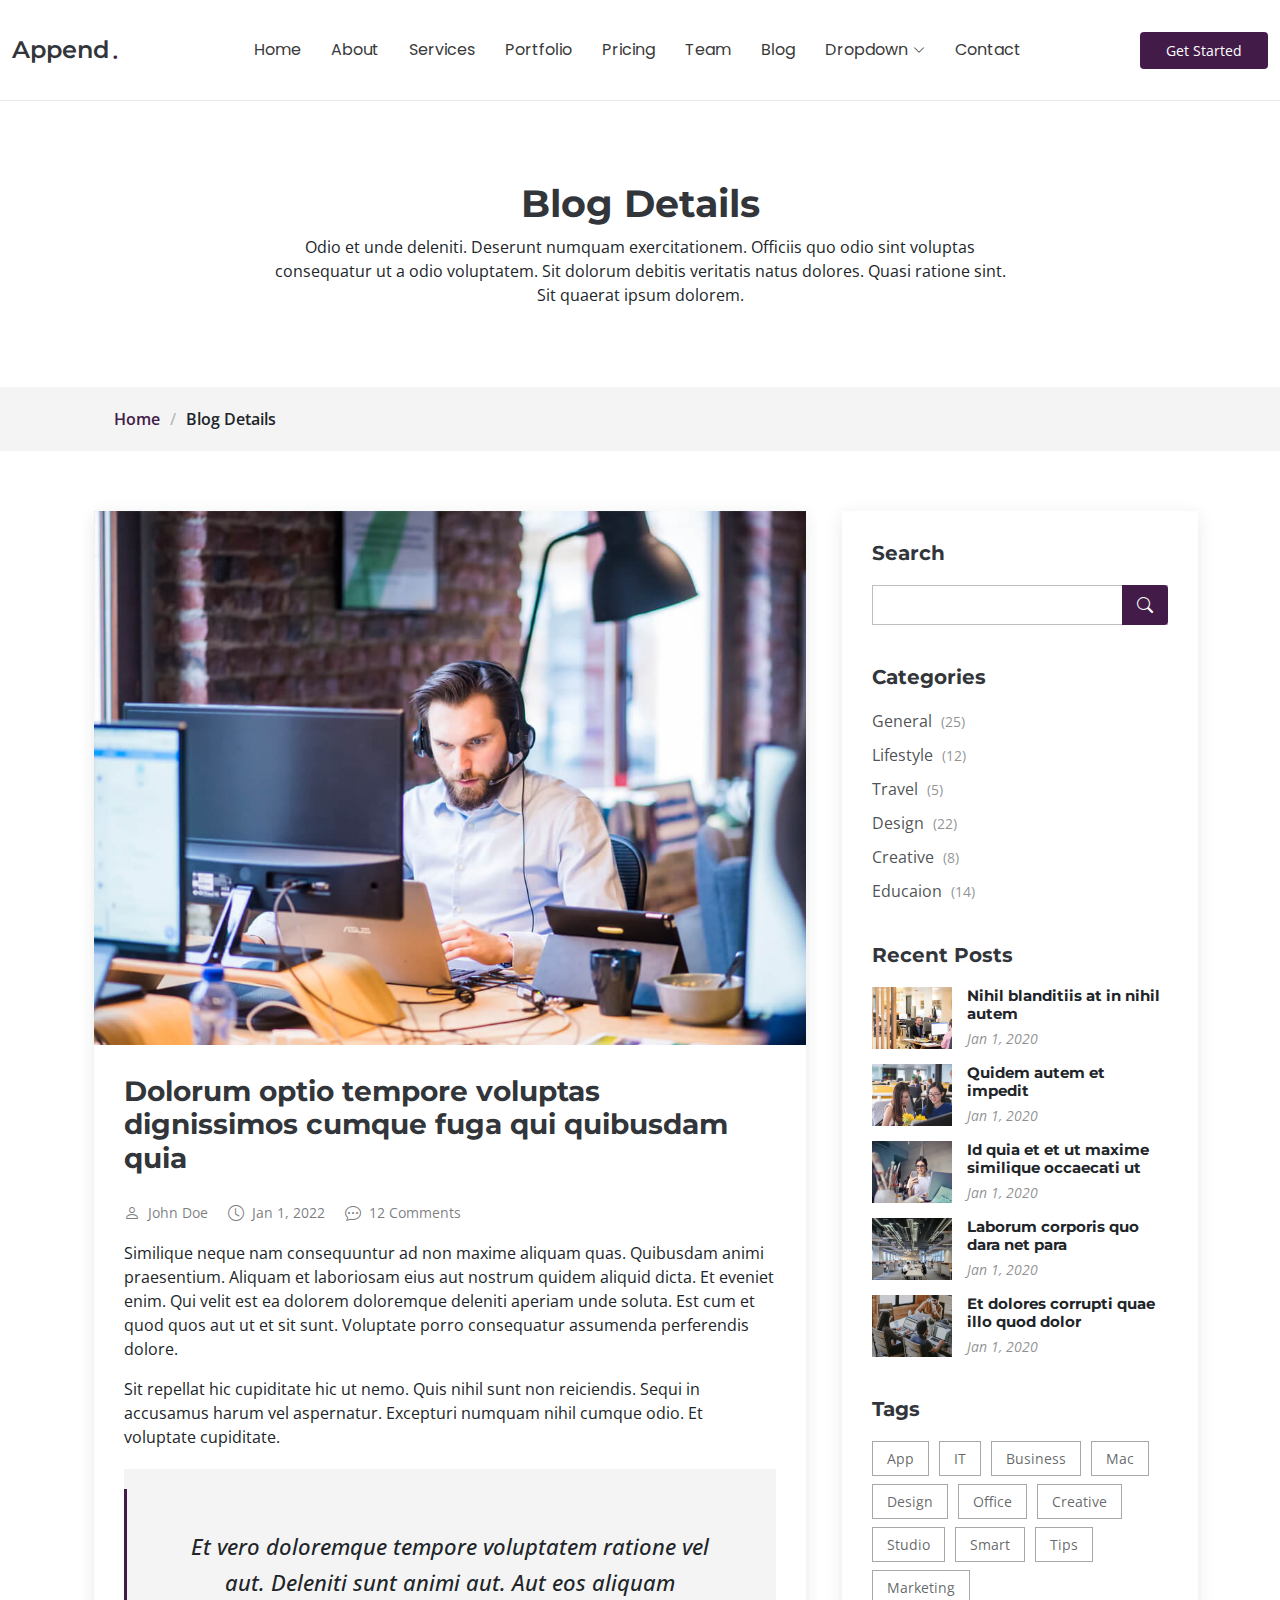
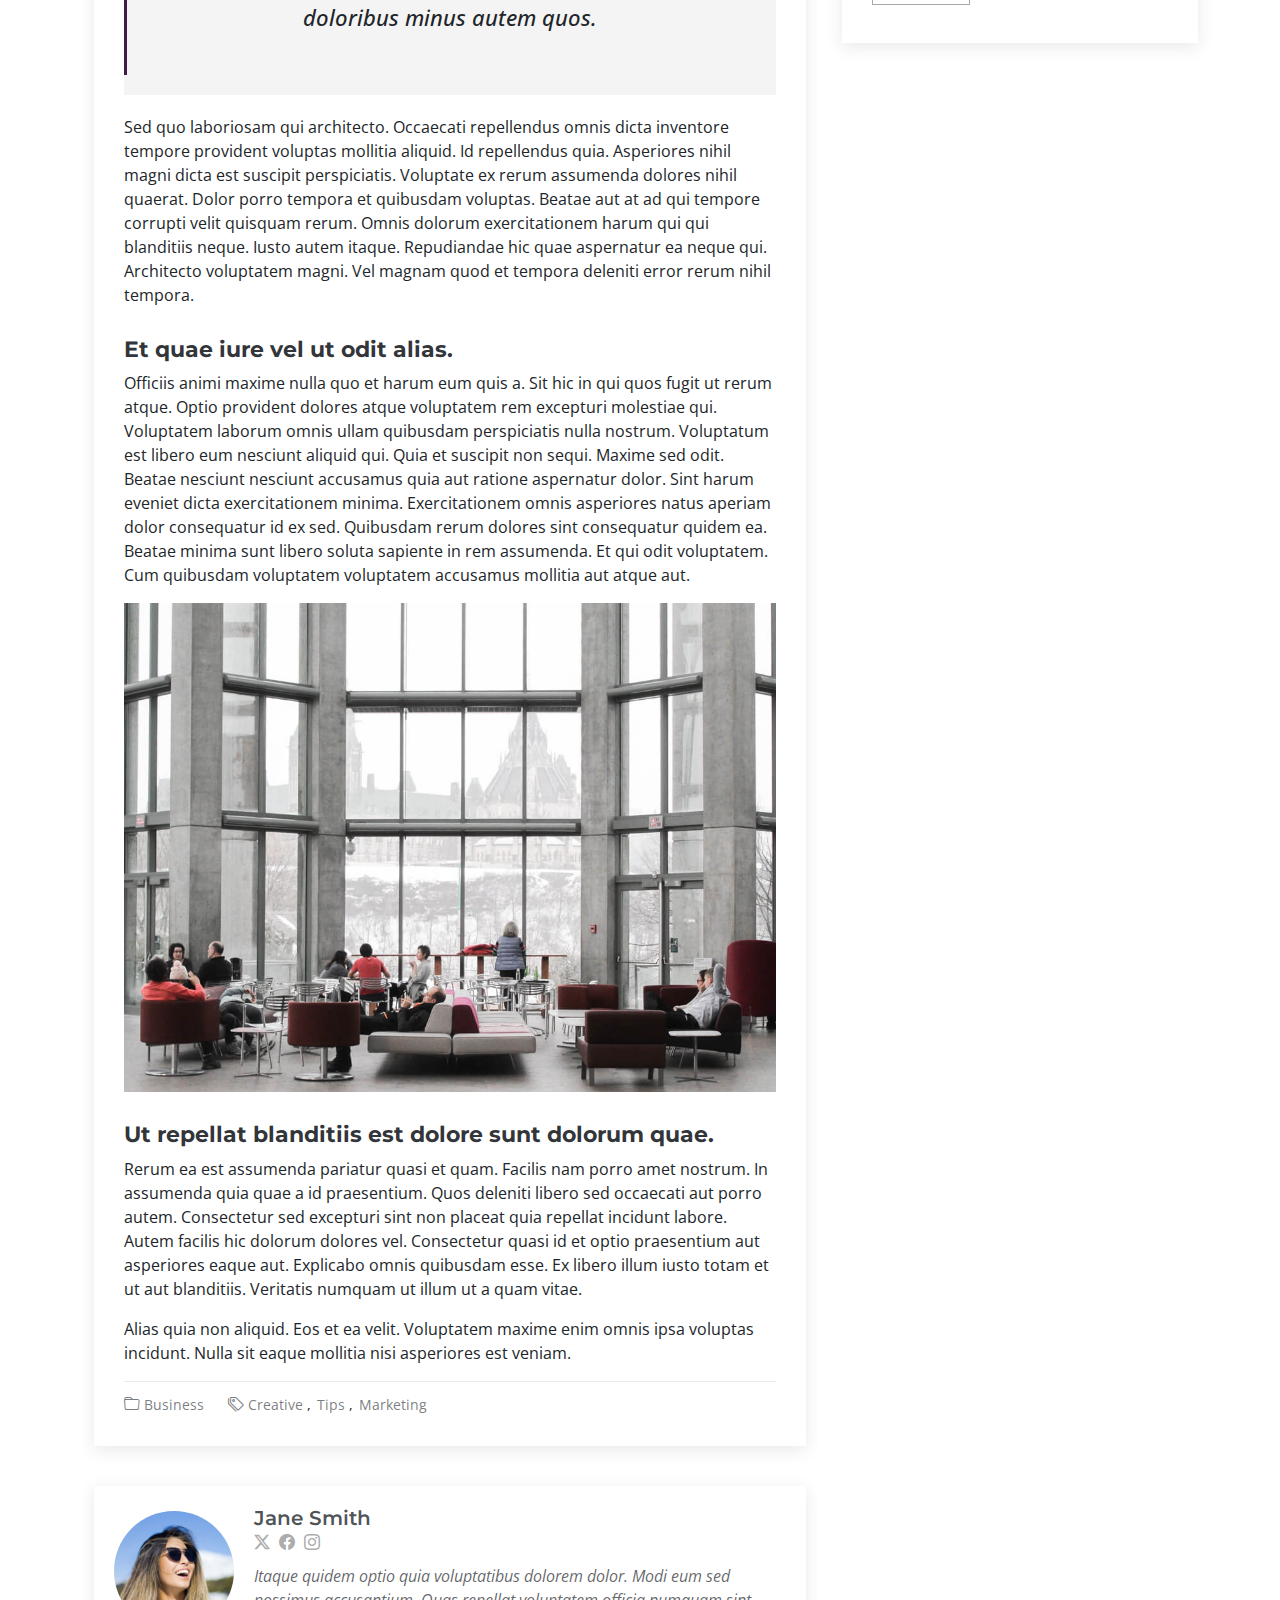
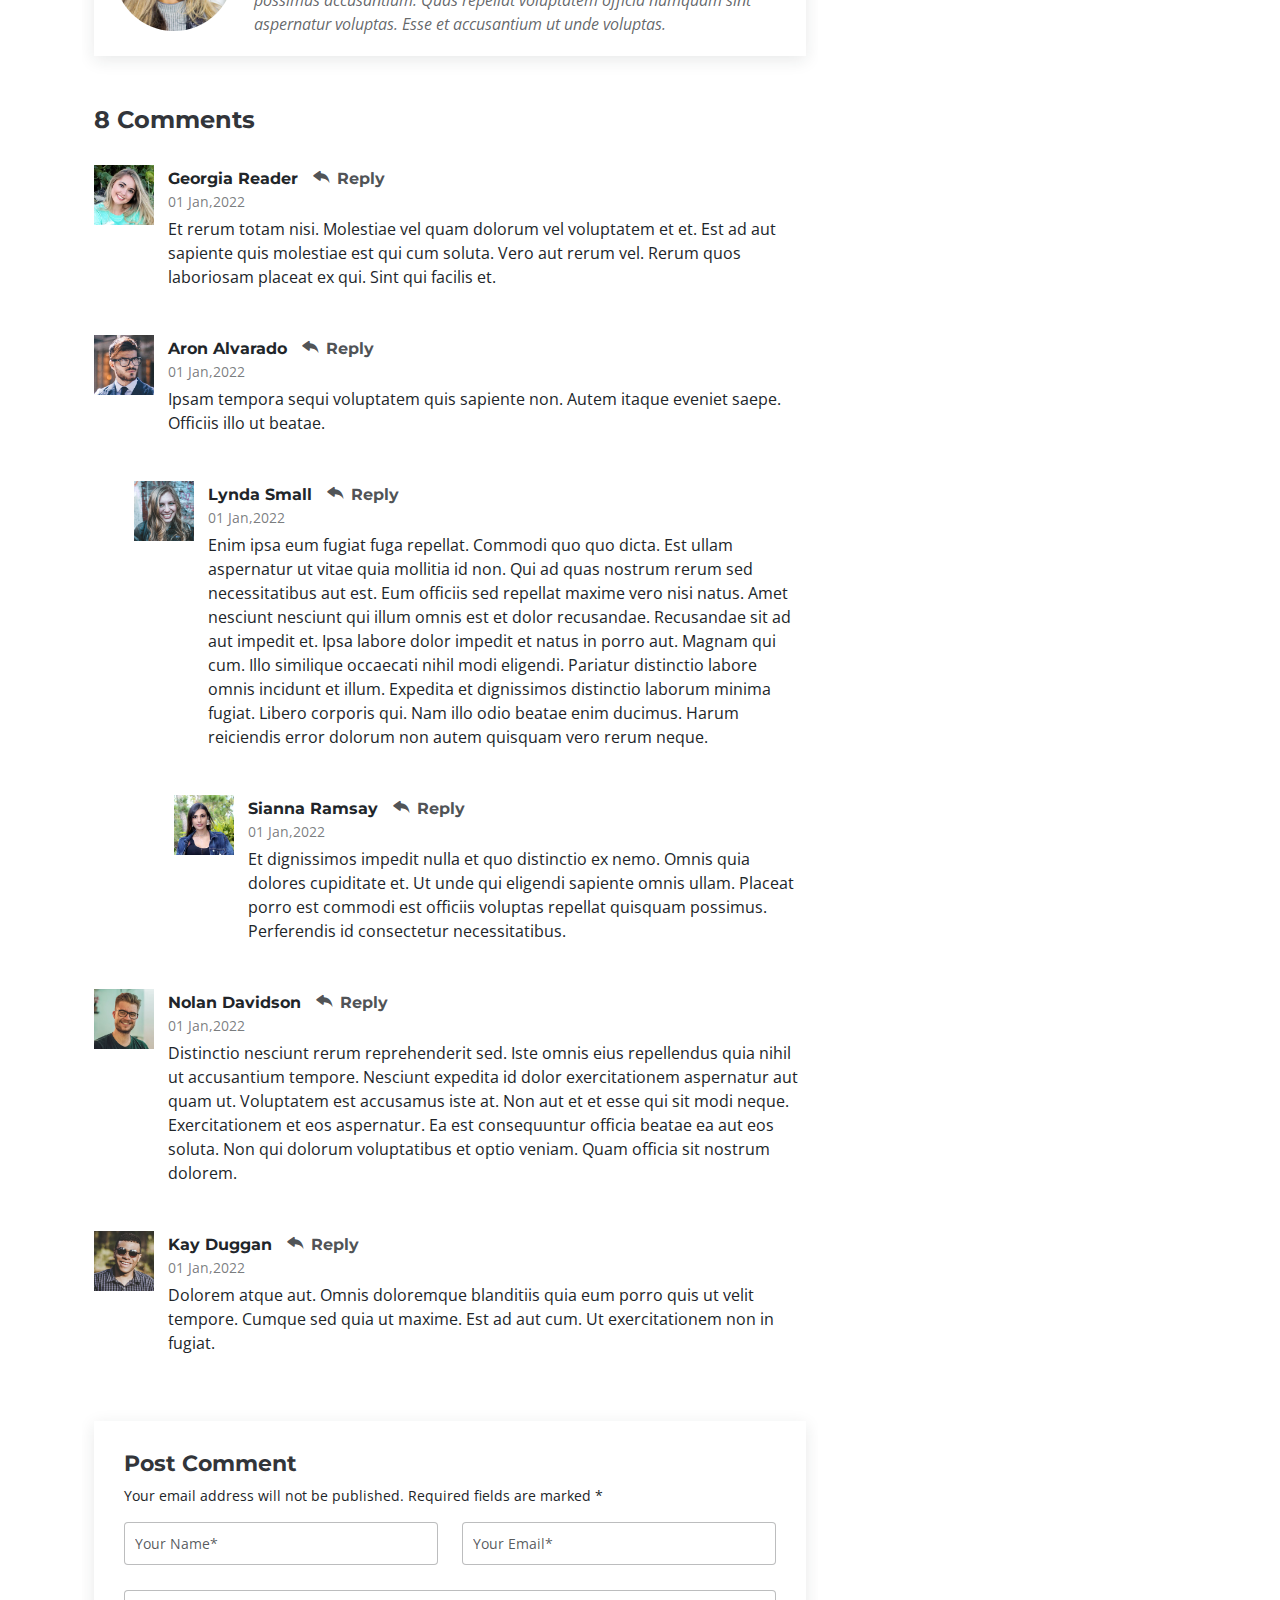
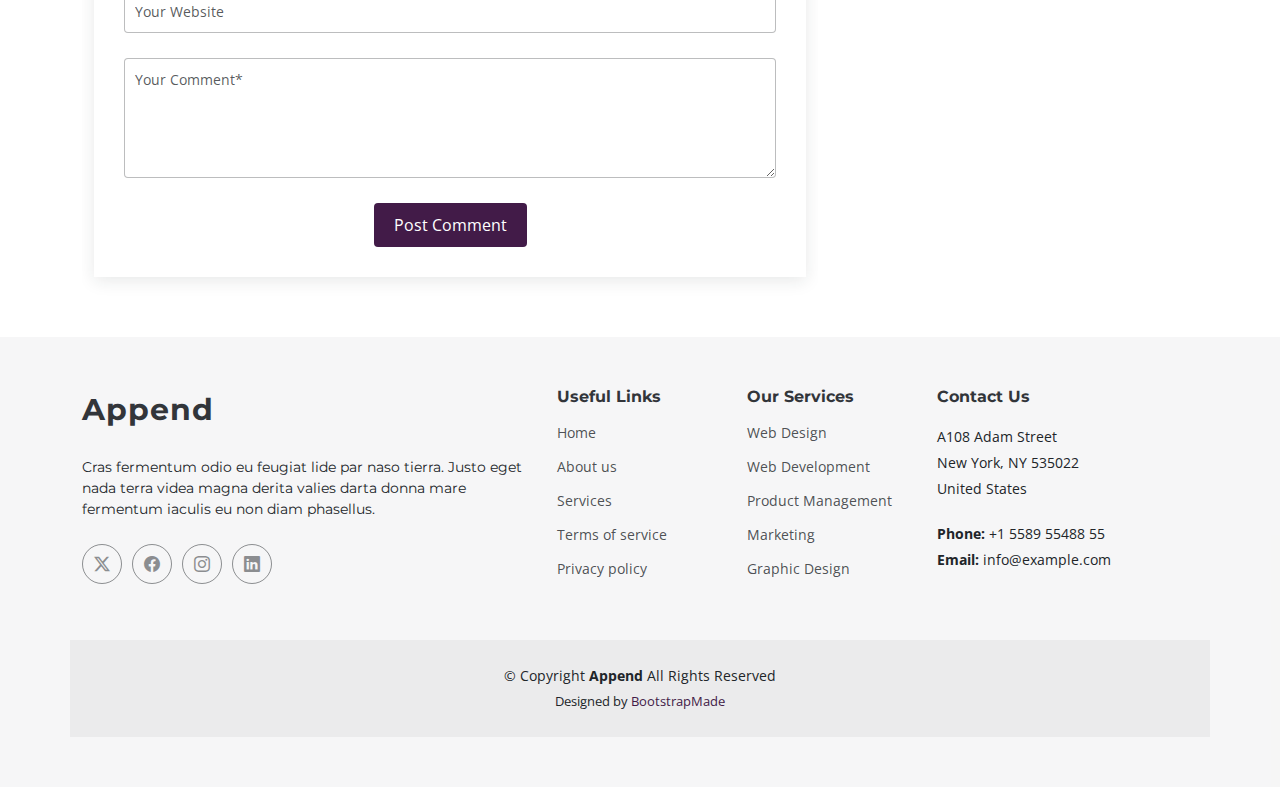
<file: blog-details.html>
<!DOCTYPE html>
<html lang="en">

<head>
  <meta charset="utf-8">
  <meta content="width=device-width, initial-scale=1.0" name="viewport">
  <title>Blog Details - Append Bootstrap Template</title>
  <meta content="" name="description">
  <meta content="" name="keywords">

  <!-- Favicons -->
  <link href="assets/img/favicon.png" rel="icon">
  <link href="assets/img/apple-touch-icon.png" rel="apple-touch-icon">

  <!-- Fonts -->
  <link href="https://fonts.googleapis.com" rel="preconnect">
  <link href="https://fonts.gstatic.com" rel="preconnect" crossorigin>
  <link href="https://fonts.googleapis.com/css2?family=Open+Sans:ital,wght@0,300;0,400;0,500;0,600;0,700;0,800;1,300;1,400;1,500;1,600;1,700;1,800&family=Montserrat:ital,wght@0,100;0,200;0,300;0,400;0,500;0,600;0,700;0,800;0,900;1,100;1,200;1,300;1,400;1,500;1,600;1,700;1,800;1,900&family=Poppins:ital,wght@0,100;0,200;0,300;0,400;0,500;0,600;0,700;0,800;0,900;1,100;1,200;1,300;1,400;1,500;1,600;1,700;1,800;1,900&display=swap" rel="stylesheet">

  <!-- Vendor CSS Files -->
  <link href="assets/vendor/bootstrap/css/bootstrap.min.css" rel="stylesheet">
  <link href="assets/vendor/bootstrap-icons/bootstrap-icons.css" rel="stylesheet">
  <link href="assets/vendor/aos/aos.css" rel="stylesheet">
  <link href="assets/vendor/glightbox/css/glightbox.min.css" rel="stylesheet">
  <link href="assets/vendor/swiper/swiper-bundle.min.css" rel="stylesheet">

  <!-- Main CSS File -->
  <link href="assets/css/main.css" rel="stylesheet">

  <!-- =======================================================
  * Template Name: Append
  * Template URL: https://bootstrapmade.com/append-bootstrap-website-template/
  * Updated: Jun 14 2024 with Bootstrap v5.3.3
  * Author: BootstrapMade.com
  * License: https://bootstrapmade.com/license/
  ======================================================== -->
</head>

<body class="blog-details-page">

  <header id="header" class="header d-flex align-items-center sticky-top">
    <div class="container-fluid position-relative d-flex align-items-center justify-content-between">

      <a href="index.html" class="logo d-flex align-items-center me-auto me-xl-0">
        <!-- Uncomment the line below if you also wish to use an image logo -->
        <!-- <img src="assets/img/logo.png" alt=""> -->
        <h1 class="sitename">Append</h1><span>.</span>
      </a>

      <nav id="navmenu" class="navmenu">
        <ul>
          <li><a href="index.html#hero">Home</a></li>
          <li><a href="index.html#about">About</a></li>
          <li><a href="index.html#services">Services</a></li>
          <li><a href="index.html#portfolio">Portfolio</a></li>
          <li><a href="index.html#pricing">Pricing</a></li>
          <li><a href="index.html#team">Team</a></li>
          <li><a href="blog.html">Blog</a></li>
          <li class="dropdown"><a href="#"><span>Dropdown</span> <i class="bi bi-chevron-down toggle-dropdown"></i></a>
            <ul>
              <li><a href="#">Dropdown 1</a></li>
              <li class="dropdown"><a href="#"><span>Deep Dropdown</span> <i class="bi bi-chevron-down toggle-dropdown"></i></a>
                <ul>
                  <li><a href="#">Deep Dropdown 1</a></li>
                  <li><a href="#">Deep Dropdown 2</a></li>
                  <li><a href="#">Deep Dropdown 3</a></li>
                  <li><a href="#">Deep Dropdown 4</a></li>
                  <li><a href="#">Deep Dropdown 5</a></li>
                </ul>
              </li>
              <li><a href="#">Dropdown 2</a></li>
              <li><a href="#">Dropdown 3</a></li>
              <li><a href="#">Dropdown 4</a></li>
            </ul>
          </li>
          <li><a href="index.html#contact">Contact</a></li>
        </ul>
        <i class="mobile-nav-toggle d-xl-none bi bi-list"></i>
      </nav>

      <a class="btn-getstarted" href="index.html#about">Get Started</a>

    </div>
  </header>

  <main class="main">

    <!-- Page Title -->
    <div class="page-title" data-aos="fade">
      <div class="heading">
        <div class="container">
          <div class="row d-flex justify-content-center text-center">
            <div class="col-lg-8">
              <h1>Blog Details</h1>
              <p class="mb-0">Odio et unde deleniti. Deserunt numquam exercitationem. Officiis quo odio sint voluptas consequatur ut a odio voluptatem. Sit dolorum debitis veritatis natus dolores. Quasi ratione sint. Sit quaerat ipsum dolorem.</p>
            </div>
          </div>
        </div>
      </div>
      <nav class="breadcrumbs">
        <div class="container">
          <ol>
            <li><a href="index.html">Home</a></li>
            <li class="current">Blog Details</li>
          </ol>
        </div>
      </nav>
    </div><!-- End Page Title -->

    <div class="container">
      <div class="row">

        <div class="col-lg-8">

          <!-- Blog Details Section -->
          <div id="blog-details" class="blog-details section">
            <div class="container">

              <article class="article">

                <div class="post-img">
                  <img src="assets/img/blog/blog-1.jpg" alt="" class="img-fluid">
                </div>

                <h2 class="title">Dolorum optio tempore voluptas dignissimos cumque fuga qui quibusdam quia</h2>

                <div class="meta-top">
                  <ul>
                    <li class="d-flex align-items-center"><i class="bi bi-person"></i> <a href="blog-details.html">John Doe</a></li>
                    <li class="d-flex align-items-center"><i class="bi bi-clock"></i> <a href="blog-details.html"><time datetime="2020-01-01">Jan 1, 2022</time></a></li>
                    <li class="d-flex align-items-center"><i class="bi bi-chat-dots"></i> <a href="blog-details.html">12 Comments</a></li>
                  </ul>
                </div><!-- End meta top -->

                <div class="content">
                  <p>
                    Similique neque nam consequuntur ad non maxime aliquam quas. Quibusdam animi praesentium. Aliquam et laboriosam eius aut nostrum quidem aliquid dicta.
                    Et eveniet enim. Qui velit est ea dolorem doloremque deleniti aperiam unde soluta. Est cum et quod quos aut ut et sit sunt. Voluptate porro consequatur assumenda perferendis dolore.
                  </p>

                  <p>
                    Sit repellat hic cupiditate hic ut nemo. Quis nihil sunt non reiciendis. Sequi in accusamus harum vel aspernatur. Excepturi numquam nihil cumque odio. Et voluptate cupiditate.
                  </p>

                  <blockquote>
                    <p>
                      Et vero doloremque tempore voluptatem ratione vel aut. Deleniti sunt animi aut. Aut eos aliquam doloribus minus autem quos.
                    </p>
                  </blockquote>

                  <p>
                    Sed quo laboriosam qui architecto. Occaecati repellendus omnis dicta inventore tempore provident voluptas mollitia aliquid. Id repellendus quia. Asperiores nihil magni dicta est suscipit perspiciatis. Voluptate ex rerum assumenda dolores nihil quaerat.
                    Dolor porro tempora et quibusdam voluptas. Beatae aut at ad qui tempore corrupti velit quisquam rerum. Omnis dolorum exercitationem harum qui qui blanditiis neque.
                    Iusto autem itaque. Repudiandae hic quae aspernatur ea neque qui. Architecto voluptatem magni. Vel magnam quod et tempora deleniti error rerum nihil tempora.
                  </p>

                  <h3>Et quae iure vel ut odit alias.</h3>
                  <p>
                    Officiis animi maxime nulla quo et harum eum quis a. Sit hic in qui quos fugit ut rerum atque. Optio provident dolores atque voluptatem rem excepturi molestiae qui. Voluptatem laborum omnis ullam quibusdam perspiciatis nulla nostrum. Voluptatum est libero eum nesciunt aliquid qui.
                    Quia et suscipit non sequi. Maxime sed odit. Beatae nesciunt nesciunt accusamus quia aut ratione aspernatur dolor. Sint harum eveniet dicta exercitationem minima. Exercitationem omnis asperiores natus aperiam dolor consequatur id ex sed. Quibusdam rerum dolores sint consequatur quidem ea.
                    Beatae minima sunt libero soluta sapiente in rem assumenda. Et qui odit voluptatem. Cum quibusdam voluptatem voluptatem accusamus mollitia aut atque aut.
                  </p>
                  <img src="assets/img/blog/blog-inside-post.jpg" class="img-fluid" alt="">

                  <h3>Ut repellat blanditiis est dolore sunt dolorum quae.</h3>
                  <p>
                    Rerum ea est assumenda pariatur quasi et quam. Facilis nam porro amet nostrum. In assumenda quia quae a id praesentium. Quos deleniti libero sed occaecati aut porro autem. Consectetur sed excepturi sint non placeat quia repellat incidunt labore. Autem facilis hic dolorum dolores vel.
                    Consectetur quasi id et optio praesentium aut asperiores eaque aut. Explicabo omnis quibusdam esse. Ex libero illum iusto totam et ut aut blanditiis. Veritatis numquam ut illum ut a quam vitae.
                  </p>
                  <p>
                    Alias quia non aliquid. Eos et ea velit. Voluptatem maxime enim omnis ipsa voluptas incidunt. Nulla sit eaque mollitia nisi asperiores est veniam.
                  </p>

                </div><!-- End post content -->

                <div class="meta-bottom">
                  <i class="bi bi-folder"></i>
                  <ul class="cats">
                    <li><a href="#">Business</a></li>
                  </ul>

                  <i class="bi bi-tags"></i>
                  <ul class="tags">
                    <li><a href="#">Creative</a></li>
                    <li><a href="#">Tips</a></li>
                    <li><a href="#">Marketing</a></li>
                  </ul>
                </div><!-- End meta bottom -->

              </article>

            </div>
          </div><!-- /Blog Details Section -->

          <!-- Blog Author Section -->
          <section id="blog-author" class="blog-author section">

            <div class="container">
              <div class="author-container d-flex align-items-center">
                <img src="assets/img/blog/blog-author.jpg" class="rounded-circle flex-shrink-0" alt="">
                <div>
                  <h4>Jane Smith</h4>
                  <div class="social-links">
                    <a href="https://x.com/#"><i class="bi bi-twitter-x"></i></a>
                    <a href="https://facebook.com/#"><i class="bi bi-facebook"></i></a>
                    <a href="https://instagram.com/#"><i class="biu bi-instagram"></i></a>
                  </div>
                  <p>
                    Itaque quidem optio quia voluptatibus dolorem dolor. Modi eum sed possimus accusantium. Quas repellat voluptatem officia numquam sint aspernatur voluptas. Esse et accusantium ut unde voluptas.
                  </p>
                </div>
              </div>
            </div>

          </section><!-- /Blog Author Section -->

          <!-- Blog Comments Section -->
          <section id="blog-comments" class="blog-comments section">

            <div class="container">

              <h4 class="comments-count">8 Comments</h4>

              <div id="comment-1" class="comment">
                <div class="d-flex">
                  <div class="comment-img"><img src="assets/img/blog/comments-1.jpg" alt=""></div>
                  <div>
                    <h5><a href="">Georgia Reader</a> <a href="#" class="reply"><i class="bi bi-reply-fill"></i> Reply</a></h5>
                    <time datetime="2020-01-01">01 Jan,2022</time>
                    <p>
                      Et rerum totam nisi. Molestiae vel quam dolorum vel voluptatem et et. Est ad aut sapiente quis molestiae est qui cum soluta.
                      Vero aut rerum vel. Rerum quos laboriosam placeat ex qui. Sint qui facilis et.
                    </p>
                  </div>
                </div>
              </div><!-- End comment #1 -->

              <div id="comment-2" class="comment">
                <div class="d-flex">
                  <div class="comment-img"><img src="assets/img/blog/comments-2.jpg" alt=""></div>
                  <div>
                    <h5><a href="">Aron Alvarado</a> <a href="#" class="reply"><i class="bi bi-reply-fill"></i> Reply</a></h5>
                    <time datetime="2020-01-01">01 Jan,2022</time>
                    <p>
                      Ipsam tempora sequi voluptatem quis sapiente non. Autem itaque eveniet saepe. Officiis illo ut beatae.
                    </p>
                  </div>
                </div>

                <div id="comment-reply-1" class="comment comment-reply">
                  <div class="d-flex">
                    <div class="comment-img"><img src="assets/img/blog/comments-3.jpg" alt=""></div>
                    <div>
                      <h5><a href="">Lynda Small</a> <a href="#" class="reply"><i class="bi bi-reply-fill"></i> Reply</a></h5>
                      <time datetime="2020-01-01">01 Jan,2022</time>
                      <p>
                        Enim ipsa eum fugiat fuga repellat. Commodi quo quo dicta. Est ullam aspernatur ut vitae quia mollitia id non. Qui ad quas nostrum rerum sed necessitatibus aut est. Eum officiis sed repellat maxime vero nisi natus. Amet nesciunt nesciunt qui illum omnis est et dolor recusandae.

                        Recusandae sit ad aut impedit et. Ipsa labore dolor impedit et natus in porro aut. Magnam qui cum. Illo similique occaecati nihil modi eligendi. Pariatur distinctio labore omnis incidunt et illum. Expedita et dignissimos distinctio laborum minima fugiat.

                        Libero corporis qui. Nam illo odio beatae enim ducimus. Harum reiciendis error dolorum non autem quisquam vero rerum neque.
                      </p>
                    </div>
                  </div>

                  <div id="comment-reply-2" class="comment comment-reply">
                    <div class="d-flex">
                      <div class="comment-img"><img src="assets/img/blog/comments-4.jpg" alt=""></div>
                      <div>
                        <h5><a href="">Sianna Ramsay</a> <a href="#" class="reply"><i class="bi bi-reply-fill"></i> Reply</a></h5>
                        <time datetime="2020-01-01">01 Jan,2022</time>
                        <p>
                          Et dignissimos impedit nulla et quo distinctio ex nemo. Omnis quia dolores cupiditate et. Ut unde qui eligendi sapiente omnis ullam. Placeat porro est commodi est officiis voluptas repellat quisquam possimus. Perferendis id consectetur necessitatibus.
                        </p>
                      </div>
                    </div>

                  </div><!-- End comment reply #2-->

                </div><!-- End comment reply #1-->

              </div><!-- End comment #2-->

              <div id="comment-3" class="comment">
                <div class="d-flex">
                  <div class="comment-img"><img src="assets/img/blog/comments-5.jpg" alt=""></div>
                  <div>
                    <h5><a href="">Nolan Davidson</a> <a href="#" class="reply"><i class="bi bi-reply-fill"></i> Reply</a></h5>
                    <time datetime="2020-01-01">01 Jan,2022</time>
                    <p>
                      Distinctio nesciunt rerum reprehenderit sed. Iste omnis eius repellendus quia nihil ut accusantium tempore. Nesciunt expedita id dolor exercitationem aspernatur aut quam ut. Voluptatem est accusamus iste at.
                      Non aut et et esse qui sit modi neque. Exercitationem et eos aspernatur. Ea est consequuntur officia beatae ea aut eos soluta. Non qui dolorum voluptatibus et optio veniam. Quam officia sit nostrum dolorem.
                    </p>
                  </div>
                </div>

              </div><!-- End comment #3 -->

              <div id="comment-4" class="comment">
                <div class="d-flex">
                  <div class="comment-img"><img src="assets/img/blog/comments-6.jpg" alt=""></div>
                  <div>
                    <h5><a href="">Kay Duggan</a> <a href="#" class="reply"><i class="bi bi-reply-fill"></i> Reply</a></h5>
                    <time datetime="2020-01-01">01 Jan,2022</time>
                    <p>
                      Dolorem atque aut. Omnis doloremque blanditiis quia eum porro quis ut velit tempore. Cumque sed quia ut maxime. Est ad aut cum. Ut exercitationem non in fugiat.
                    </p>
                  </div>
                </div>

              </div><!-- End comment #4 -->

            </div>

          </section><!-- /Blog Comments Section -->

          <!-- Comment Form Section -->
          <section id="comment-form" class="comment-form section">
            <div class="container">

              <form action="">

                <h4>Post Comment</h4>
                <p>Your email address will not be published. Required fields are marked * </p>
                <div class="row">
                  <div class="col-md-6 form-group">
                    <input name="name" type="text" class="form-control" placeholder="Your Name*">
                  </div>
                  <div class="col-md-6 form-group">
                    <input name="email" type="text" class="form-control" placeholder="Your Email*">
                  </div>
                </div>
                <div class="row">
                  <div class="col form-group">
                    <input name="website" type="text" class="form-control" placeholder="Your Website">
                  </div>
                </div>
                <div class="row">
                  <div class="col form-group">
                    <textarea name="comment" class="form-control" placeholder="Your Comment*"></textarea>
                  </div>
                </div>

                <div class="text-center">
                  <button type="submit" class="btn btn-primary">Post Comment</button>
                </div>

              </form>

            </div>
          </section><!-- /Comment Form Section -->

        </div>

        <div class="col-lg-4 sidebar">

          <div class="widgets-container">

            <!-- Search Widget -->
            <div class="search-widget widget-item">

              <h3 class="widget-title">Search</h3>
              <form action="">
                <input type="text">
                <button type="submit" title="Search"><i class="bi bi-search"></i></button>
              </form>

            </div><!--/Search Widget -->

            <!-- Categories Widget -->
            <div class="categories-widget widget-item">

              <h3 class="widget-title">Categories</h3>
              <ul class="mt-3">
                <li><a href="#">General <span>(25)</span></a></li>
                <li><a href="#">Lifestyle <span>(12)</span></a></li>
                <li><a href="#">Travel <span>(5)</span></a></li>
                <li><a href="#">Design <span>(22)</span></a></li>
                <li><a href="#">Creative <span>(8)</span></a></li>
                <li><a href="#">Educaion <span>(14)</span></a></li>
              </ul>

            </div><!--/Categories Widget -->

            <!-- Recent Posts Widget -->
            <div class="recent-posts-widget widget-item">

              <h3 class="widget-title">Recent Posts</h3>

              <div class="post-item">
                <img src="assets/img/blog/blog-recent-1.jpg" alt="" class="flex-shrink-0">
                <div>
                  <h4><a href="blog-details.html">Nihil blanditiis at in nihil autem</a></h4>
                  <time datetime="2020-01-01">Jan 1, 2020</time>
                </div>
              </div><!-- End recent post item-->

              <div class="post-item">
                <img src="assets/img/blog/blog-recent-2.jpg" alt="" class="flex-shrink-0">
                <div>
                  <h4><a href="blog-details.html">Quidem autem et impedit</a></h4>
                  <time datetime="2020-01-01">Jan 1, 2020</time>
                </div>
              </div><!-- End recent post item-->

              <div class="post-item">
                <img src="assets/img/blog/blog-recent-3.jpg" alt="" class="flex-shrink-0">
                <div>
                  <h4><a href="blog-details.html">Id quia et et ut maxime similique occaecati ut</a></h4>
                  <time datetime="2020-01-01">Jan 1, 2020</time>
                </div>
              </div><!-- End recent post item-->

              <div class="post-item">
                <img src="assets/img/blog/blog-recent-4.jpg" alt="" class="flex-shrink-0">
                <div>
                  <h4><a href="blog-details.html">Laborum corporis quo dara net para</a></h4>
                  <time datetime="2020-01-01">Jan 1, 2020</time>
                </div>
              </div><!-- End recent post item-->

              <div class="post-item">
                <img src="assets/img/blog/blog-recent-5.jpg" alt="" class="flex-shrink-0">
                <div>
                  <h4><a href="blog-details.html">Et dolores corrupti quae illo quod dolor</a></h4>
                  <time datetime="2020-01-01">Jan 1, 2020</time>
                </div>
              </div><!-- End recent post item-->

            </div><!--/Recent Posts Widget -->

            <!-- Tags Widget -->
            <div class="tags-widget widget-item">

              <h3 class="widget-title">Tags</h3>
              <ul>
                <li><a href="#">App</a></li>
                <li><a href="#">IT</a></li>
                <li><a href="#">Business</a></li>
                <li><a href="#">Mac</a></li>
                <li><a href="#">Design</a></li>
                <li><a href="#">Office</a></li>
                <li><a href="#">Creative</a></li>
                <li><a href="#">Studio</a></li>
                <li><a href="#">Smart</a></li>
                <li><a href="#">Tips</a></li>
                <li><a href="#">Marketing</a></li>
              </ul>

            </div><!--/Tags Widget -->

          </div>

        </div>

      </div>
    </div>

  </main>

  <footer id="footer" class="footer position-relative">

    <div class="container footer-top">
      <div class="row gy-4">
        <div class="col-lg-5 col-md-12 footer-about">
          <a href="index.html" class="logo d-flex align-items-center">
            <span class="sitename">Append</span>
          </a>
          <p>Cras fermentum odio eu feugiat lide par naso tierra. Justo eget nada terra videa magna derita valies darta donna mare fermentum iaculis eu non diam phasellus.</p>
          <div class="social-links d-flex mt-4">
            <a href=""><i class="bi bi-twitter-x"></i></a>
            <a href=""><i class="bi bi-facebook"></i></a>
            <a href=""><i class="bi bi-instagram"></i></a>
            <a href=""><i class="bi bi-linkedin"></i></a>
          </div>
        </div>

        <div class="col-lg-2 col-6 footer-links">
          <h4>Useful Links</h4>
          <ul>
            <li><a href="#">Home</a></li>
            <li><a href="#">About us</a></li>
            <li><a href="#">Services</a></li>
            <li><a href="#">Terms of service</a></li>
            <li><a href="#">Privacy policy</a></li>
          </ul>
        </div>

        <div class="col-lg-2 col-6 footer-links">
          <h4>Our Services</h4>
          <ul>
            <li><a href="#">Web Design</a></li>
            <li><a href="#">Web Development</a></li>
            <li><a href="#">Product Management</a></li>
            <li><a href="#">Marketing</a></li>
            <li><a href="#">Graphic Design</a></li>
          </ul>
        </div>

        <div class="col-lg-3 col-md-12 footer-contact text-center text-md-start">
          <h4>Contact Us</h4>
          <p>A108 Adam Street</p>
          <p>New York, NY 535022</p>
          <p>United States</p>
          <p class="mt-4"><strong>Phone:</strong> <span>+1 5589 55488 55</span></p>
          <p><strong>Email:</strong> <span>info@example.com</span></p>
        </div>

      </div>
    </div>

    <div class="container copyright text-center mt-4">
      <p>© <span>Copyright</span> <strong class="sitename">Append</strong> <span>All Rights Reserved</span></p>
      <div class="credits">
        <!-- All the links in the footer should remain intact. -->
        <!-- You can delete the links only if you've purchased the pro version. -->
        <!-- Licensing information: https://bootstrapmade.com/license/ -->
        <!-- Purchase the pro version with working PHP/AJAX contact form: [buy-url] -->
        Designed by <a href="https://bootstrapmade.com/">BootstrapMade</a>
      </div>
    </div>

  </footer>

  <!-- Scroll Top -->
  <a href="#" id="scroll-top" class="scroll-top d-flex align-items-center justify-content-center"><i class="bi bi-arrow-up-short"></i></a>

  <!-- Preloader -->
  <div id="preloader"></div>

  <!-- Vendor JS Files -->
  <script src="assets/vendor/bootstrap/js/bootstrap.bundle.min.js"></script>
  <script src="assets/vendor/php-email-form/validate.js"></script>
  <script src="assets/vendor/aos/aos.js"></script>
  <script src="assets/vendor/glightbox/js/glightbox.min.js"></script>
  <script src="assets/vendor/purecounter/purecounter_vanilla.js"></script>
  <script src="assets/vendor/imagesloaded/imagesloaded.pkgd.min.js"></script>
  <script src="assets/vendor/isotope-layout/isotope.pkgd.min.js"></script>
  <script src="assets/vendor/swiper/swiper-bundle.min.js"></script>

  <!-- Main JS File -->
  <script src="assets/js/main.js"></script>

</body>

</html>
</file>
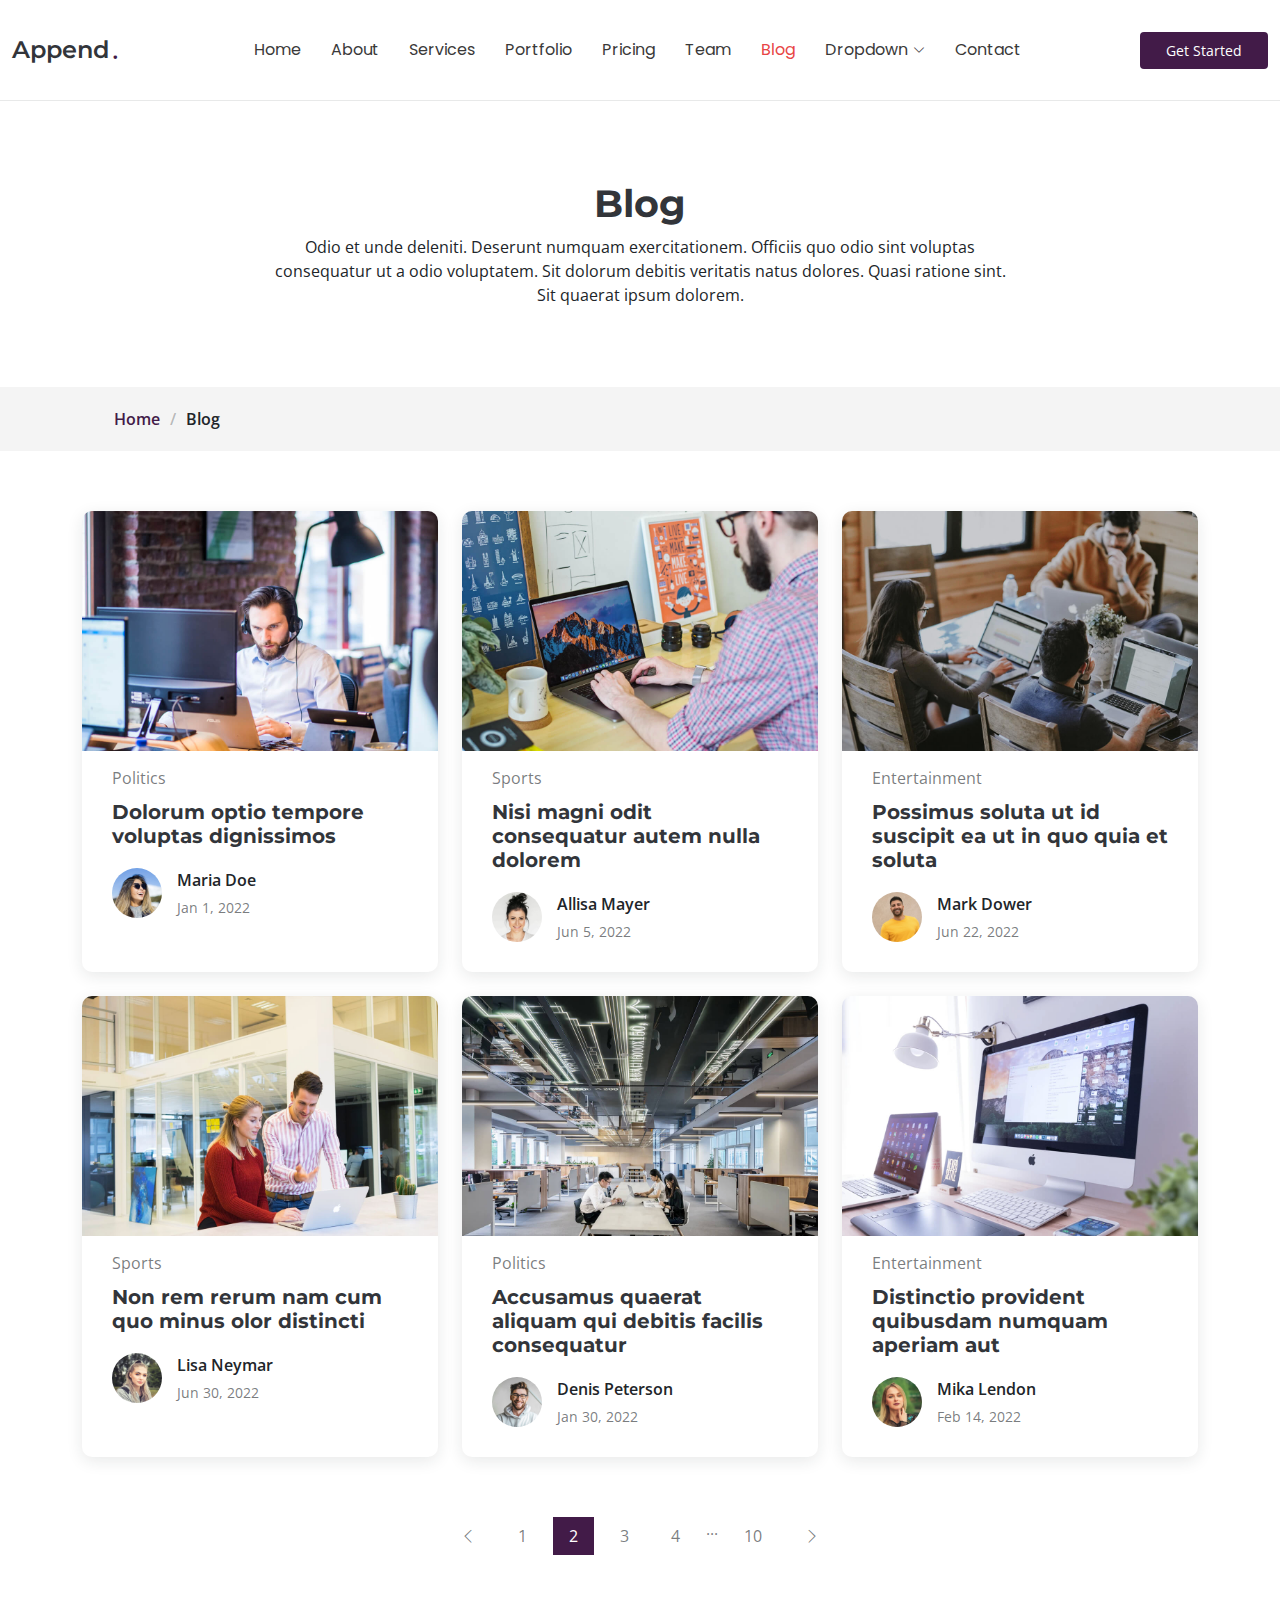
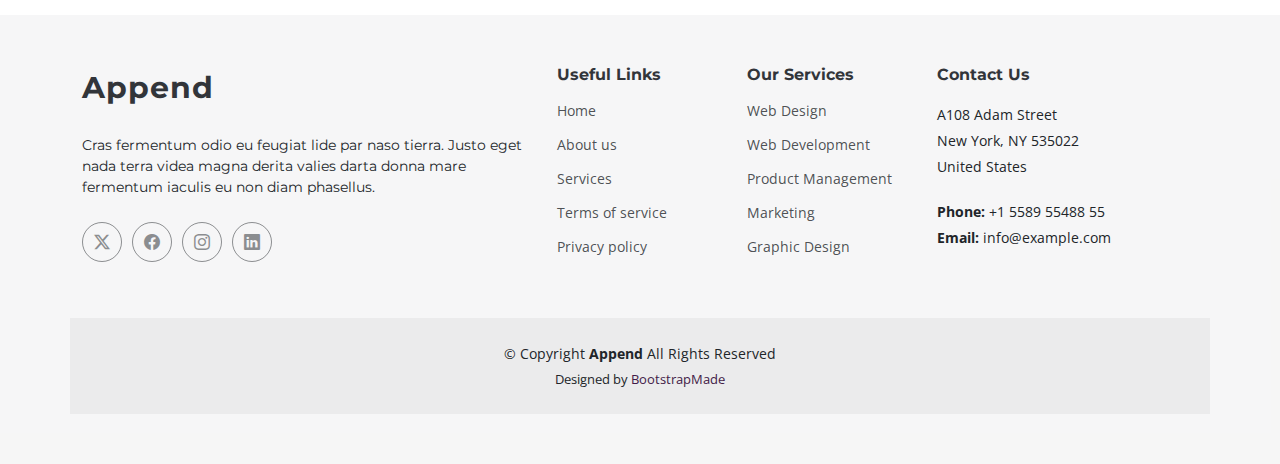
<file: blog.html>
<!DOCTYPE html>
<html lang="en">

<head>
  <meta charset="utf-8">
  <meta content="width=device-width, initial-scale=1.0" name="viewport">
  <title>Blog - Append Bootstrap Template</title>
  <meta content="" name="description">
  <meta content="" name="keywords">

  <!-- Favicons -->
  <link href="assets/img/favicon.png" rel="icon">
  <link href="assets/img/apple-touch-icon.png" rel="apple-touch-icon">

  <!-- Fonts -->
  <link href="https://fonts.googleapis.com" rel="preconnect">
  <link href="https://fonts.gstatic.com" rel="preconnect" crossorigin>
  <link href="https://fonts.googleapis.com/css2?family=Open+Sans:ital,wght@0,300;0,400;0,500;0,600;0,700;0,800;1,300;1,400;1,500;1,600;1,700;1,800&family=Montserrat:ital,wght@0,100;0,200;0,300;0,400;0,500;0,600;0,700;0,800;0,900;1,100;1,200;1,300;1,400;1,500;1,600;1,700;1,800;1,900&family=Poppins:ital,wght@0,100;0,200;0,300;0,400;0,500;0,600;0,700;0,800;0,900;1,100;1,200;1,300;1,400;1,500;1,600;1,700;1,800;1,900&display=swap" rel="stylesheet">

  <!-- Vendor CSS Files -->
  <link href="assets/vendor/bootstrap/css/bootstrap.min.css" rel="stylesheet">
  <link href="assets/vendor/bootstrap-icons/bootstrap-icons.css" rel="stylesheet">
  <link href="assets/vendor/aos/aos.css" rel="stylesheet">
  <link href="assets/vendor/glightbox/css/glightbox.min.css" rel="stylesheet">
  <link href="assets/vendor/swiper/swiper-bundle.min.css" rel="stylesheet">

  <!-- Main CSS File -->
  <link href="assets/css/main.css" rel="stylesheet">

  <!-- =======================================================
  * Template Name: Append
  * Template URL: https://bootstrapmade.com/append-bootstrap-website-template/
  * Updated: Jun 14 2024 with Bootstrap v5.3.3
  * Author: BootstrapMade.com
  * License: https://bootstrapmade.com/license/
  ======================================================== -->
</head>

<body class="blog-page">

  <header id="header" class="header d-flex align-items-center sticky-top">
    <div class="container-fluid position-relative d-flex align-items-center justify-content-between">

      <a href="index.html" class="logo d-flex align-items-center me-auto me-xl-0">
        <!-- Uncomment the line below if you also wish to use an image logo -->
        <!-- <img src="assets/img/logo.png" alt=""> -->
        <h1 class="sitename">Append</h1><span>.</span>
      </a>

      <nav id="navmenu" class="navmenu">
        <ul>
          <li><a href="index.html#hero">Home</a></li>
          <li><a href="index.html#about">About</a></li>
          <li><a href="index.html#services">Services</a></li>
          <li><a href="index.html#portfolio">Portfolio</a></li>
          <li><a href="index.html#pricing">Pricing</a></li>
          <li><a href="index.html#team">Team</a></li>
          <li><a href="blog.html" class="active">Blog</a></li>
          <li class="dropdown"><a href="#"><span>Dropdown</span> <i class="bi bi-chevron-down toggle-dropdown"></i></a>
            <ul>
              <li><a href="#">Dropdown 1</a></li>
              <li class="dropdown"><a href="#"><span>Deep Dropdown</span> <i class="bi bi-chevron-down toggle-dropdown"></i></a>
                <ul>
                  <li><a href="#">Deep Dropdown 1</a></li>
                  <li><a href="#">Deep Dropdown 2</a></li>
                  <li><a href="#">Deep Dropdown 3</a></li>
                  <li><a href="#">Deep Dropdown 4</a></li>
                  <li><a href="#">Deep Dropdown 5</a></li>
                </ul>
              </li>
              <li><a href="#">Dropdown 2</a></li>
              <li><a href="#">Dropdown 3</a></li>
              <li><a href="#">Dropdown 4</a></li>
            </ul>
          </li>
          <li><a href="index.html#contact">Contact</a></li>
        </ul>
        <i class="mobile-nav-toggle d-xl-none bi bi-list"></i>
      </nav>

      <a class="btn-getstarted" href="index.html#about">Get Started</a>

    </div>
  </header>

  <main class="main">

    <!-- Page Title -->
    <div class="page-title" data-aos="fade">
      <div class="heading">
        <div class="container">
          <div class="row d-flex justify-content-center text-center">
            <div class="col-lg-8">
              <h1>Blog</h1>
              <p class="mb-0">Odio et unde deleniti. Deserunt numquam exercitationem. Officiis quo odio sint voluptas consequatur ut a odio voluptatem. Sit dolorum debitis veritatis natus dolores. Quasi ratione sint. Sit quaerat ipsum dolorem.</p>
            </div>
          </div>
        </div>
      </div>
      <nav class="breadcrumbs">
        <div class="container">
          <ol>
            <li><a href="index.html">Home</a></li>
            <li class="current">Blog</li>
          </ol>
        </div>
      </nav>
    </div><!-- End Page Title -->

    <!-- Blog Posts Section -->
    <section id="blog-posts" class="blog-posts section">

      <div class="container">
        <div class="row gy-4">

          <div class="col-lg-4">
            <article>

              <div class="post-img">
                <img src="assets/img/blog/blog-1.jpg" alt="" class="img-fluid">
              </div>

              <p class="post-category">Politics</p>

              <h2 class="title">
                <a href="blog-details.html">Dolorum optio tempore voluptas dignissimos</a>
              </h2>

              <div class="d-flex align-items-center">
                <img src="assets/img/blog/blog-author.jpg" alt="" class="img-fluid post-author-img flex-shrink-0">
                <div class="post-meta">
                  <p class="post-author">Maria Doe</p>
                  <p class="post-date">
                    <time datetime="2022-01-01">Jan 1, 2022</time>
                  </p>
                </div>
              </div>

            </article>
          </div><!-- End post list item -->

          <div class="col-lg-4">
            <article>

              <div class="post-img">
                <img src="assets/img/blog/blog-2.jpg" alt="" class="img-fluid">
              </div>

              <p class="post-category">Sports</p>

              <h2 class="title">
                <a href="blog-details.html">Nisi magni odit consequatur autem nulla dolorem</a>
              </h2>

              <div class="d-flex align-items-center">
                <img src="assets/img/blog/blog-author-2.jpg" alt="" class="img-fluid post-author-img flex-shrink-0">
                <div class="post-meta">
                  <p class="post-author">Allisa Mayer</p>
                  <p class="post-date">
                    <time datetime="2022-01-01">Jun 5, 2022</time>
                  </p>
                </div>
              </div>

            </article>
          </div><!-- End post list item -->

          <div class="col-lg-4">
            <article>

              <div class="post-img">
                <img src="assets/img/blog/blog-3.jpg" alt="" class="img-fluid">
              </div>

              <p class="post-category">Entertainment</p>

              <h2 class="title">
                <a href="blog-details.html">Possimus soluta ut id suscipit ea ut in quo quia et soluta</a>
              </h2>

              <div class="d-flex align-items-center">
                <img src="assets/img/blog/blog-author-3.jpg" alt="" class="img-fluid post-author-img flex-shrink-0">
                <div class="post-meta">
                  <p class="post-author">Mark Dower</p>
                  <p class="post-date">
                    <time datetime="2022-01-01">Jun 22, 2022</time>
                  </p>
                </div>
              </div>

            </article>
          </div><!-- End post list item -->

          <div class="col-lg-4">
            <article>

              <div class="post-img">
                <img src="assets/img/blog/blog-4.jpg" alt="" class="img-fluid">
              </div>

              <p class="post-category">Sports</p>

              <h2 class="title">
                <a href="blog-details.html">Non rem rerum nam cum quo minus olor distincti</a>
              </h2>

              <div class="d-flex align-items-center">
                <img src="assets/img/blog/blog-author-4.jpg" alt="" class="img-fluid post-author-img flex-shrink-0">
                <div class="post-meta">
                  <p class="post-author">Lisa Neymar</p>
                  <p class="post-date">
                    <time datetime="2022-01-01">Jun 30, 2022</time>
                  </p>
                </div>
              </div>

            </article>
          </div><!-- End post list item -->

          <div class="col-lg-4">
            <article>

              <div class="post-img">
                <img src="assets/img/blog/blog-5.jpg" alt="" class="img-fluid">
              </div>

              <p class="post-category">Politics</p>

              <h2 class="title">
                <a href="blog-details.html">Accusamus quaerat aliquam qui debitis facilis consequatur</a>
              </h2>

              <div class="d-flex align-items-center">
                <img src="assets/img/blog/blog-author-5.jpg" alt="" class="img-fluid post-author-img flex-shrink-0">
                <div class="post-meta">
                  <p class="post-author">Denis Peterson</p>
                  <p class="post-date">
                    <time datetime="2022-01-01">Jan 30, 2022</time>
                  </p>
                </div>
              </div>

            </article>
          </div><!-- End post list item -->

          <div class="col-lg-4">
            <article>

              <div class="post-img">
                <img src="assets/img/blog/blog-6.jpg" alt="" class="img-fluid">
              </div>

              <p class="post-category">Entertainment</p>

              <h2 class="title">
                <a href="blog-details.html">Distinctio provident quibusdam numquam aperiam aut</a>
              </h2>

              <div class="d-flex align-items-center">
                <img src="assets/img/blog/blog-author-6.jpg" alt="" class="img-fluid post-author-img flex-shrink-0">
                <div class="post-meta">
                  <p class="post-author">Mika Lendon</p>
                  <p class="post-date">
                    <time datetime="2022-01-01">Feb 14, 2022</time>
                  </p>
                </div>
              </div>

            </article>
          </div><!-- End post list item -->

        </div>
      </div>

    </section><!-- /Blog Posts Section -->

    <!-- Blog Pagination Section -->
    <section id="blog-pagination" class="blog-pagination section">

      <div class="container">
        <div class="d-flex justify-content-center">
          <ul>
            <li><a href="#"><i class="bi bi-chevron-left"></i></a></li>
            <li><a href="#">1</a></li>
            <li><a href="#" class="active">2</a></li>
            <li><a href="#">3</a></li>
            <li><a href="#">4</a></li>
            <li>...</li>
            <li><a href="#">10</a></li>
            <li><a href="#"><i class="bi bi-chevron-right"></i></a></li>
          </ul>
        </div>
      </div>

    </section><!-- /Blog Pagination Section -->

  </main>

  <footer id="footer" class="footer position-relative">

    <div class="container footer-top">
      <div class="row gy-4">
        <div class="col-lg-5 col-md-12 footer-about">
          <a href="index.html" class="logo d-flex align-items-center">
            <span class="sitename">Append</span>
          </a>
          <p>Cras fermentum odio eu feugiat lide par naso tierra. Justo eget nada terra videa magna derita valies darta donna mare fermentum iaculis eu non diam phasellus.</p>
          <div class="social-links d-flex mt-4">
            <a href=""><i class="bi bi-twitter-x"></i></a>
            <a href=""><i class="bi bi-facebook"></i></a>
            <a href=""><i class="bi bi-instagram"></i></a>
            <a href=""><i class="bi bi-linkedin"></i></a>
          </div>
        </div>

        <div class="col-lg-2 col-6 footer-links">
          <h4>Useful Links</h4>
          <ul>
            <li><a href="#">Home</a></li>
            <li><a href="#">About us</a></li>
            <li><a href="#">Services</a></li>
            <li><a href="#">Terms of service</a></li>
            <li><a href="#">Privacy policy</a></li>
          </ul>
        </div>

        <div class="col-lg-2 col-6 footer-links">
          <h4>Our Services</h4>
          <ul>
            <li><a href="#">Web Design</a></li>
            <li><a href="#">Web Development</a></li>
            <li><a href="#">Product Management</a></li>
            <li><a href="#">Marketing</a></li>
            <li><a href="#">Graphic Design</a></li>
          </ul>
        </div>

        <div class="col-lg-3 col-md-12 footer-contact text-center text-md-start">
          <h4>Contact Us</h4>
          <p>A108 Adam Street</p>
          <p>New York, NY 535022</p>
          <p>United States</p>
          <p class="mt-4"><strong>Phone:</strong> <span>+1 5589 55488 55</span></p>
          <p><strong>Email:</strong> <span>info@example.com</span></p>
        </div>

      </div>
    </div>

    <div class="container copyright text-center mt-4">
      <p>© <span>Copyright</span> <strong class="sitename">Append</strong> <span>All Rights Reserved</span></p>
      <div class="credits">
        <!-- All the links in the footer should remain intact. -->
        <!-- You can delete the links only if you've purchased the pro version. -->
        <!-- Licensing information: https://bootstrapmade.com/license/ -->
        <!-- Purchase the pro version with working PHP/AJAX contact form: [buy-url] -->
        Designed by <a href="https://bootstrapmade.com/">BootstrapMade</a>
      </div>
    </div>

  </footer>

  <!-- Scroll Top -->
  <a href="#" id="scroll-top" class="scroll-top d-flex align-items-center justify-content-center"><i class="bi bi-arrow-up-short"></i></a>

  <!-- Preloader -->
  <div id="preloader"></div>

  <!-- Vendor JS Files -->
  <script src="assets/vendor/bootstrap/js/bootstrap.bundle.min.js"></script>
  <script src="assets/vendor/php-email-form/validate.js"></script>
  <script src="assets/vendor/aos/aos.js"></script>
  <script src="assets/vendor/glightbox/js/glightbox.min.js"></script>
  <script src="assets/vendor/purecounter/purecounter_vanilla.js"></script>
  <script src="assets/vendor/imagesloaded/imagesloaded.pkgd.min.js"></script>
  <script src="assets/vendor/isotope-layout/isotope.pkgd.min.js"></script>
  <script src="assets/vendor/swiper/swiper-bundle.min.js"></script>

  <!-- Main JS File -->
  <script src="assets/js/main.js"></script>

</body>

</html>
</file>
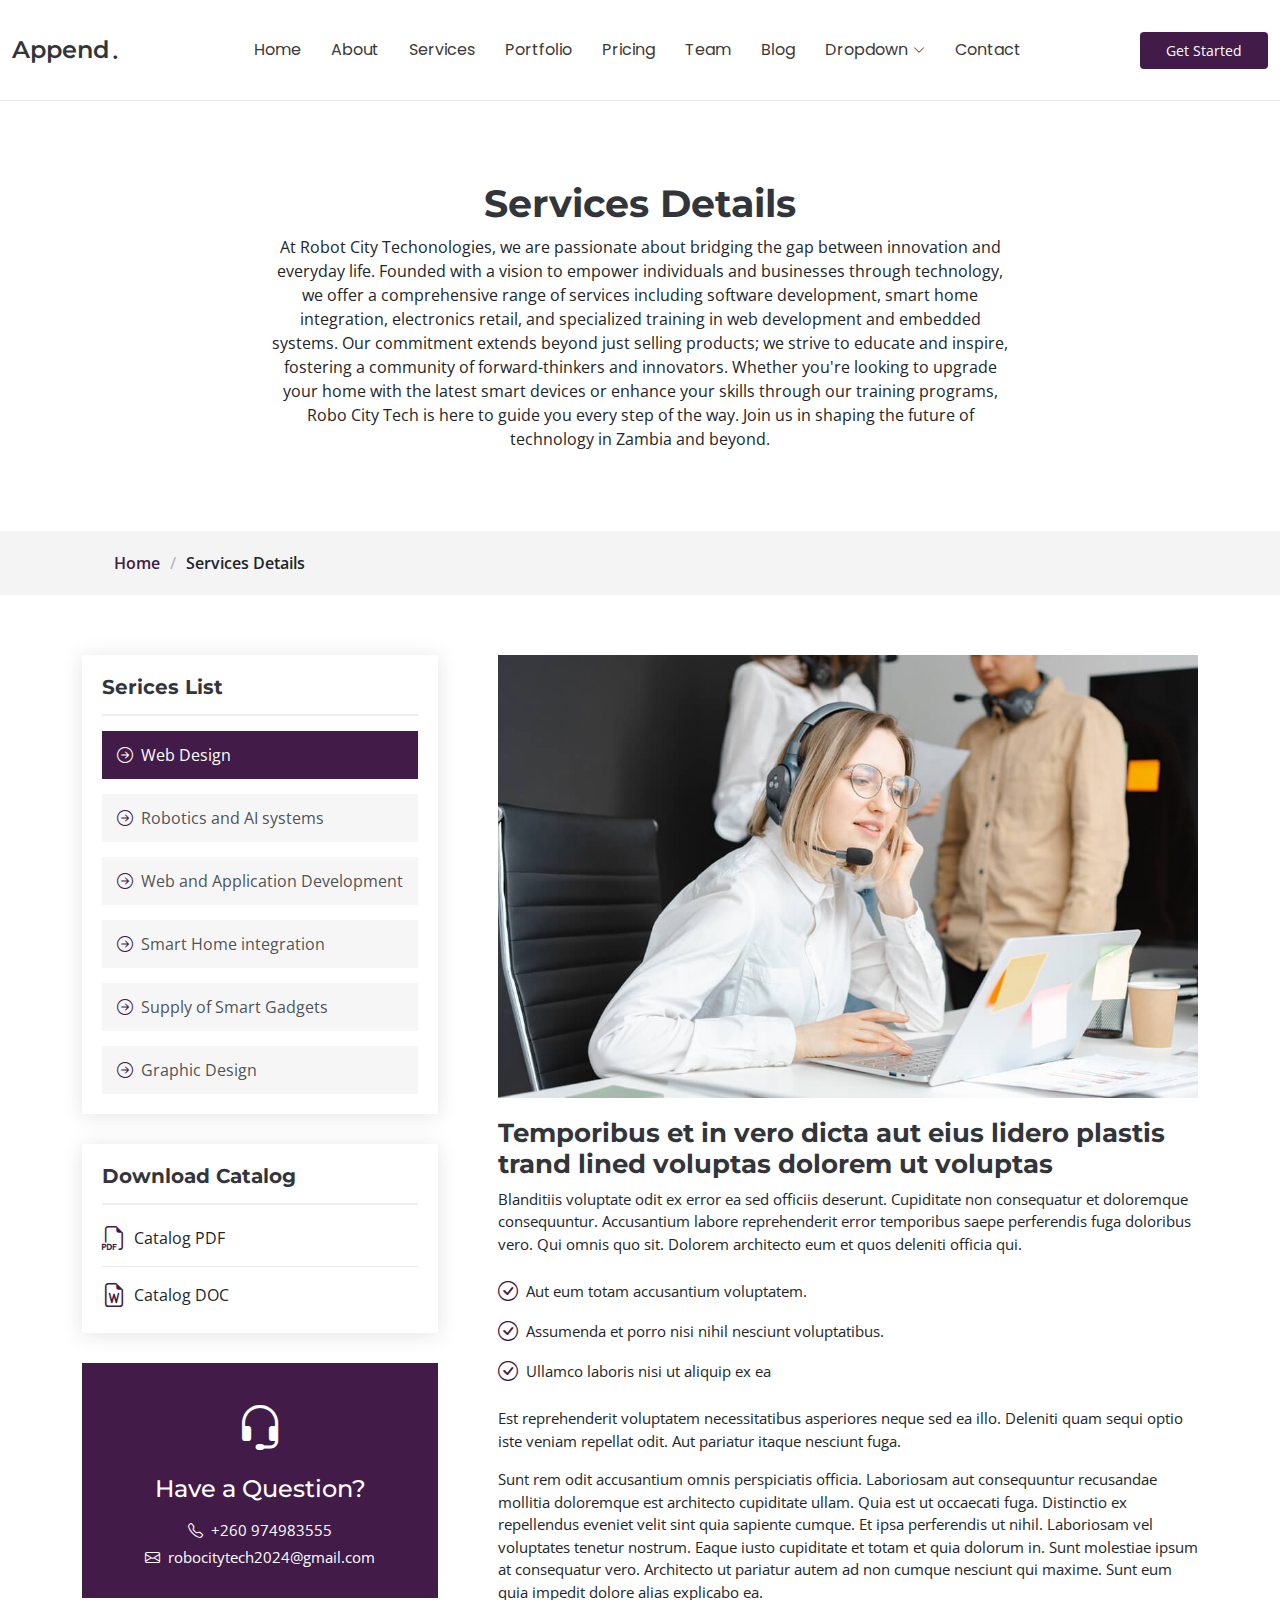
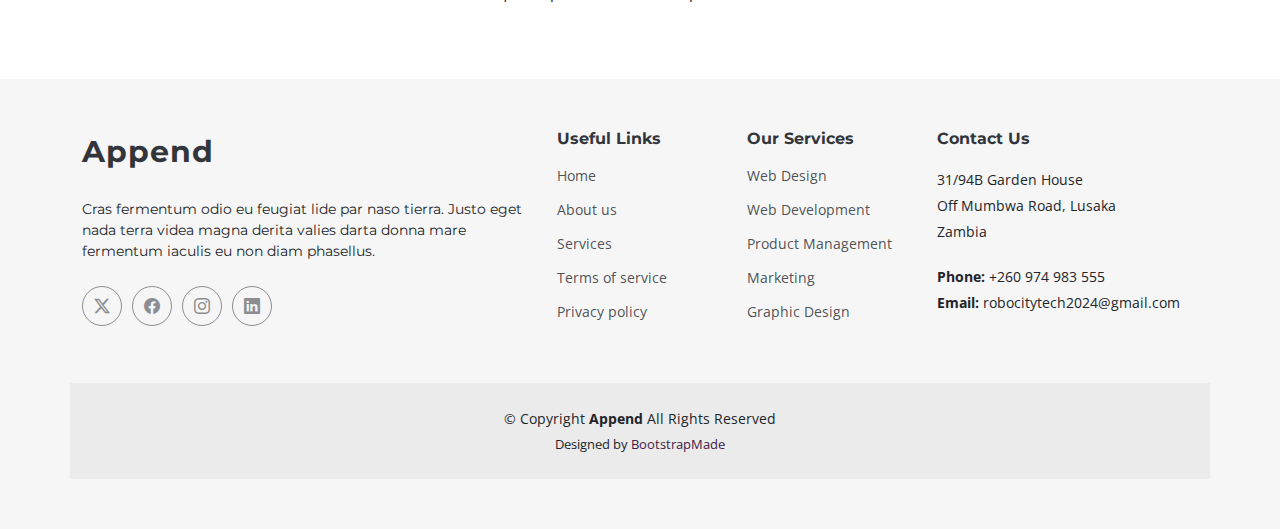
<file: services-details.html>
<!DOCTYPE html>
<html lang="en">

<head>
  <meta charset="utf-8">
  <meta content="width=device-width, initial-scale=1.0" name="viewport">
  <title>Services Details - Append Bootstrap Template</title>
  <meta content="" name="description">
  <meta content="" name="keywords">

  <!-- Favicons -->
  <link href="assets/img/favicon.png" rel="icon">
  <link href="assets/img/apple-touch-icon.png" rel="apple-touch-icon">

  <!-- Fonts -->
  <link href="https://fonts.googleapis.com" rel="preconnect">
  <link href="https://fonts.gstatic.com" rel="preconnect" crossorigin>
  <link href="https://fonts.googleapis.com/css2?family=Open+Sans:ital,wght@0,300;0,400;0,500;0,600;0,700;0,800;1,300;1,400;1,500;1,600;1,700;1,800&family=Montserrat:ital,wght@0,100;0,200;0,300;0,400;0,500;0,600;0,700;0,800;0,900;1,100;1,200;1,300;1,400;1,500;1,600;1,700;1,800;1,900&family=Poppins:ital,wght@0,100;0,200;0,300;0,400;0,500;0,600;0,700;0,800;0,900;1,100;1,200;1,300;1,400;1,500;1,600;1,700;1,800;1,900&display=swap" rel="stylesheet">

  <!-- Vendor CSS Files -->
  <link href="assets/vendor/bootstrap/css/bootstrap.min.css" rel="stylesheet">
  <link href="assets/vendor/bootstrap-icons/bootstrap-icons.css" rel="stylesheet">
  <link href="assets/vendor/aos/aos.css" rel="stylesheet">
  <link href="assets/vendor/glightbox/css/glightbox.min.css" rel="stylesheet">
  <link href="assets/vendor/swiper/swiper-bundle.min.css" rel="stylesheet">

  <!-- Main CSS File -->
  <link href="assets/css/main.css" rel="stylesheet">

  <!-- =======================================================
  * Template Name: Append
  * Template URL: https://bootstrapmade.com/append-bootstrap-website-template/
  * Updated: Jun 14 2024 with Bootstrap v5.3.3
  * Author: BootstrapMade.com
  * License: https://bootstrapmade.com/license/
  ======================================================== -->
</head>

<body class="services-details-page">

  <header id="header" class="header d-flex align-items-center sticky-top">
    <div class="container-fluid position-relative d-flex align-items-center justify-content-between">

      <a href="index.html" class="logo d-flex align-items-center me-auto me-xl-0">
        <!-- Uncomment the line below if you also wish to use an image logo -->
        <!-- <img src="assets/img/logo.png" alt=""> -->
        <h1 class="sitename">Append</h1><span>.</span>
      </a>

      <nav id="navmenu" class="navmenu">
        <ul>
          <li><a href="index.html#hero">Home</a></li>
          <li><a href="index.html#about">About</a></li>
          <li><a href="index.html#services">Services</a></li>
          <li><a href="index.html#portfolio">Portfolio</a></li>
          <li><a href="index.html#pricing">Pricing</a></li>
          <li><a href="index.html#team">Team</a></li>
          <li><a href="blog.html">Blog</a></li>
          <li class="dropdown"><a href="#"><span>Dropdown</span> <i class="bi bi-chevron-down toggle-dropdown"></i></a>
            <ul>
              <li><a href="#">Dropdown 1</a></li>
              <li class="dropdown"><a href="#"><span>Deep Dropdown</span> <i class="bi bi-chevron-down toggle-dropdown"></i></a>
                <ul>
                  <li><a href="#">Deep Dropdown 1</a></li>
                  <li><a href="#">Deep Dropdown 2</a></li>
                  <li><a href="#">Deep Dropdown 3</a></li>
                  <li><a href="#">Deep Dropdown 4</a></li>
                  <li><a href="#">Deep Dropdown 5</a></li>
                </ul>
              </li>
              <li><a href="#">Dropdown 2</a></li>
              <li><a href="#">Dropdown 3</a></li>
              <li><a href="#">Dropdown 4</a></li>
            </ul>
          </li>
          <li><a href="index.html#contact">Contact</a></li>
        </ul>
        <i class="mobile-nav-toggle d-xl-none bi bi-list"></i>
      </nav>

      <a class="btn-getstarted" href="index.html#about">Get Started</a>

    </div>
  </header>

  <main class="main">

    <!-- Page Title -->
    <div class="page-title" data-aos="fade">
      <div class="heading">
        <div class="container">
          <div class="row d-flex justify-content-center text-center">
            <div class="col-lg-8">
              <h1>Services Details</h1>
              <p class="mb-0">At Robot City Techonologies, we are passionate about bridging the gap between innovation and everyday life. Founded with a vision to empower individuals and businesses through technology, we offer a comprehensive range of services including software development, smart home integration, electronics retail, and specialized training in web development and embedded systems. Our commitment extends beyond just selling products; we strive to educate and inspire, fostering a community of forward-thinkers and innovators. Whether you're looking to upgrade your home with the latest smart devices or enhance your skills through our training programs, Robo City Tech is here to guide you every step of the way.
                Join us in shaping the future of technology in Zambia and beyond.</p>
            </div>
          </div>
        </div>
      </div>
      <nav class="breadcrumbs">
        <div class="container">
          <ol>
            <li><a href="index.html">Home</a></li>
            <li class="current">Services Details</li>
          </ol>
        </div>
      </nav>
    </div><!-- End Page Title -->

    <!-- Service Details Section -->
    <section id="service-details" class="service-details section">

      <div class="container">

        <div class="row gy-5">

          <div class="col-lg-4" data-aos="fade-up" data-aos-delay="100">

            <div class="service-box">
              <h4>Serices List</h4>
              <div class="services-list">
                <a href="#" class="active"><i class="bi bi-arrow-right-circle"></i><span>Web Design</span></a>
                <a href="#"><i class="bi bi-arrow-right-circle"></i><span>Robotics and AI systems</span></a>
                <a href="#"><i class="bi bi-arrow-right-circle"></i><span>Web and Application Development</span></a>
                <a href="#"><i class="bi bi-arrow-right-circle"></i><span>Smart Home integration</span></a>
                <a href="#"><i class="bi bi-arrow-right-circle"></i><span>Supply of Smart Gadgets</span></a>
                <a href="#"><i class="bi bi-arrow-right-circle"></i><span>Graphic Design</span></a>
              </div>
            </div><!-- End Services List -->

            <div class="service-box">
              <h4>Download Catalog</h4>
              <div class="download-catalog">
                <a href="#"><i class="bi bi-filetype-pdf"></i><span>Catalog PDF</span></a>
                <a href="#"><i class="bi bi-file-earmark-word"></i><span>Catalog DOC</span></a>
              </div>
            </div><!-- End Services List -->

            <div class="help-box d-flex flex-column justify-content-center align-items-center">
              <i class="bi bi-headset help-icon"></i>
              <h4>Have a Question?</h4>
              <p class="d-flex align-items-center mt-2 mb-0"><i class="bi bi-telephone me-2"></i> <span>+260 974983555</span></p>
              <p class="d-flex align-items-center mt-1 mb-0"><i class="bi bi-envelope me-2"></i> <a href="mailto:contact@example.com">robocitytech2024@gmail.com</a></p>
            </div>

          </div>

          <div class="col-lg-8 ps-lg-5" data-aos="fade-up" data-aos-delay="200">
            <img src="assets/img/services.jpg" alt="" class="img-fluid services-img">
            <h3>Temporibus et in vero dicta aut eius lidero plastis trand lined voluptas dolorem ut voluptas</h3>
            <p>
              Blanditiis voluptate odit ex error ea sed officiis deserunt. Cupiditate non consequatur et doloremque consequuntur. Accusantium labore reprehenderit error temporibus saepe perferendis fuga doloribus vero. Qui omnis quo sit. Dolorem architecto eum et quos deleniti officia qui.
            </p>
            <ul>
              <li><i class="bi bi-check-circle"></i> <span>Aut eum totam accusantium voluptatem.</span></li>
              <li><i class="bi bi-check-circle"></i> <span>Assumenda et porro nisi nihil nesciunt voluptatibus.</span></li>
              <li><i class="bi bi-check-circle"></i> <span>Ullamco laboris nisi ut aliquip ex ea</span></li>
            </ul>
            <p>
              Est reprehenderit voluptatem necessitatibus asperiores neque sed ea illo. Deleniti quam sequi optio iste veniam repellat odit. Aut pariatur itaque nesciunt fuga.
            </p>
            <p>
              Sunt rem odit accusantium omnis perspiciatis officia. Laboriosam aut consequuntur recusandae mollitia doloremque est architecto cupiditate ullam. Quia est ut occaecati fuga. Distinctio ex repellendus eveniet velit sint quia sapiente cumque. Et ipsa perferendis ut nihil. Laboriosam vel voluptates tenetur nostrum. Eaque iusto cupiditate et totam et quia dolorum in. Sunt molestiae ipsum at consequatur vero. Architecto ut pariatur autem ad non cumque nesciunt qui maxime. Sunt eum quia impedit dolore alias explicabo ea.
            </p>
          </div>

        </div>

      </div>

    </section><!-- /Service Details Section -->

  </main>

  <footer id="footer" class="footer position-relative">

    <div class="container footer-top">
      <div class="row gy-4">
        <div class="col-lg-5 col-md-12 footer-about">
          <a href="index.html" class="logo d-flex align-items-center">
            <span class="sitename">Append</span>
          </a>
          <p>Cras fermentum odio eu feugiat lide par naso tierra. Justo eget nada terra videa magna derita valies darta donna mare fermentum iaculis eu non diam phasellus.</p>
          <div class="social-links d-flex mt-4">
            <a href=""><i class="bi bi-twitter-x"></i></a>
            <a href=""><i class="bi bi-facebook"></i></a>
            <a href=""><i class="bi bi-instagram"></i></a>
            <a href=""><i class="bi bi-linkedin"></i></a>
          </div>
        </div>

        <div class="col-lg-2 col-6 footer-links">
          <h4>Useful Links</h4>
          <ul>
            <li><a href="#">Home</a></li>
            <li><a href="#">About us</a></li>
            <li><a href="#">Services</a></li>
            <li><a href="#">Terms of service</a></li>
            <li><a href="#">Privacy policy</a></li>
          </ul>
        </div>

        <div class="col-lg-2 col-6 footer-links">
          <h4>Our Services</h4>
          <ul>
            <li><a href="#">Web Design</a></li>
            <li><a href="#">Web Development</a></li>
            <li><a href="#">Product Management</a></li>
            <li><a href="#">Marketing</a></li>
            <li><a href="#">Graphic Design</a></li>
          </ul>
        </div>

        <div class="col-lg-3 col-md-12 footer-contact text-center text-md-start">
          <h4>Contact Us</h4>
          <p>31/94B Garden House</p>
          <p>Off Mumbwa Road, Lusaka</p>
          <p>Zambia</p>
          <p class="mt-4"><strong>Phone:</strong> <span>+260 974 983 555</span></p>
          <p><strong>Email:</strong> <span>robocitytech2024@gmail.com</span></p>
        </div>

      </div>
    </div>

    <div class="container copyright text-center mt-4">
      <p>© <span>Copyright</span> <strong class="sitename">Append</strong> <span>All Rights Reserved</span></p>
      <div class="credits">
        <!-- All the links in the footer should remain intact. -->
        <!-- You can delete the links only if you've purchased the pro version. -->
        <!-- Licensing information: https://bootstrapmade.com/license/ -->
        <!-- Purchase the pro version with working PHP/AJAX contact form: [buy-url] -->
        Designed by <a href="https://bootstrapmade.com/">BootstrapMade</a>
      </div>
    </div>

  </footer>

  <!-- Scroll Top -->
  <a href="#" id="scroll-top" class="scroll-top d-flex align-items-center justify-content-center"><i class="bi bi-arrow-up-short"></i></a>

  <!-- Preloader -->
  <div id="preloader"></div>

  <!-- Vendor JS Files -->
  <script src="assets/vendor/bootstrap/js/bootstrap.bundle.min.js"></script>
  <script src="assets/vendor/php-email-form/validate.js"></script>
  <script src="assets/vendor/aos/aos.js"></script>
  <script src="assets/vendor/glightbox/js/glightbox.min.js"></script>
  <script src="assets/vendor/purecounter/purecounter_vanilla.js"></script>
  <script src="assets/vendor/imagesloaded/imagesloaded.pkgd.min.js"></script>
  <script src="assets/vendor/isotope-layout/isotope.pkgd.min.js"></script>
  <script src="assets/vendor/swiper/swiper-bundle.min.js"></script>

  <!-- Main JS File -->
  <script src="assets/js/main.js"></script>

</body>

</html>
</file>
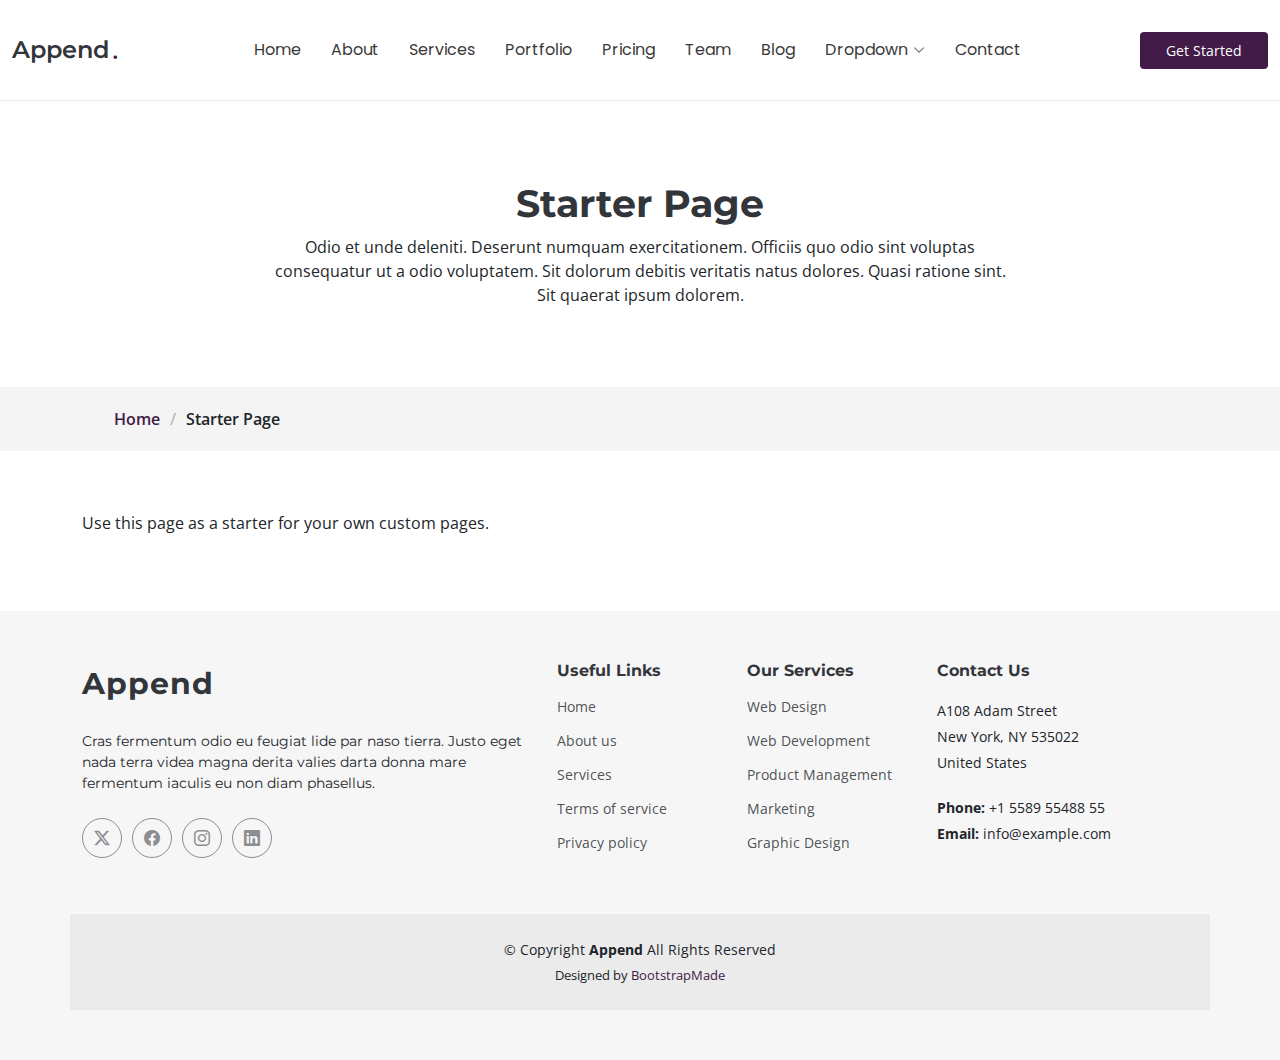
<file: starter-page.html>
<!DOCTYPE html>
<html lang="en">

<head>
  <meta charset="utf-8">
  <meta content="width=device-width, initial-scale=1.0" name="viewport">
  <title>Starter Page - Append Bootstrap Template</title>
  <meta content="" name="description">
  <meta content="" name="keywords">

  <!-- Favicons -->
  <link href="assets/img/favicon.png" rel="icon">
  <link href="assets/img/apple-touch-icon.png" rel="apple-touch-icon">

  <!-- Fonts -->
  <link href="https://fonts.googleapis.com" rel="preconnect">
  <link href="https://fonts.gstatic.com" rel="preconnect" crossorigin>
  <link href="https://fonts.googleapis.com/css2?family=Open+Sans:ital,wght@0,300;0,400;0,500;0,600;0,700;0,800;1,300;1,400;1,500;1,600;1,700;1,800&family=Montserrat:ital,wght@0,100;0,200;0,300;0,400;0,500;0,600;0,700;0,800;0,900;1,100;1,200;1,300;1,400;1,500;1,600;1,700;1,800;1,900&family=Poppins:ital,wght@0,100;0,200;0,300;0,400;0,500;0,600;0,700;0,800;0,900;1,100;1,200;1,300;1,400;1,500;1,600;1,700;1,800;1,900&display=swap" rel="stylesheet">

  <!-- Vendor CSS Files -->
  <link href="assets/vendor/bootstrap/css/bootstrap.min.css" rel="stylesheet">
  <link href="assets/vendor/bootstrap-icons/bootstrap-icons.css" rel="stylesheet">
  <link href="assets/vendor/aos/aos.css" rel="stylesheet">
  <link href="assets/vendor/glightbox/css/glightbox.min.css" rel="stylesheet">
  <link href="assets/vendor/swiper/swiper-bundle.min.css" rel="stylesheet">

  <!-- Main CSS File -->
  <link href="assets/css/main.css" rel="stylesheet">

  <!-- =======================================================
  * Template Name: Append
  * Template URL: https://bootstrapmade.com/append-bootstrap-website-template/
  * Updated: Jun 14 2024 with Bootstrap v5.3.3
  * Author: BootstrapMade.com
  * License: https://bootstrapmade.com/license/
  ======================================================== -->
</head>

<body class="starter-page-page">

  <header id="header" class="header d-flex align-items-center sticky-top">
    <div class="container-fluid position-relative d-flex align-items-center justify-content-between">

      <a href="index.html" class="logo d-flex align-items-center me-auto me-xl-0">
        <!-- Uncomment the line below if you also wish to use an image logo -->
        <!-- <img src="assets/img/logo.png" alt=""> -->
        <h1 class="sitename">Append</h1><span>.</span>
      </a>

      <nav id="navmenu" class="navmenu">
        <ul>
          <li><a href="index.html#hero">Home</a></li>
          <li><a href="index.html#about">About</a></li>
          <li><a href="index.html#services">Services</a></li>
          <li><a href="index.html#portfolio">Portfolio</a></li>
          <li><a href="index.html#pricing">Pricing</a></li>
          <li><a href="index.html#team">Team</a></li>
          <li><a href="blog.html">Blog</a></li>
          <li class="dropdown"><a href="#"><span>Dropdown</span> <i class="bi bi-chevron-down toggle-dropdown"></i></a>
            <ul>
              <li><a href="#">Dropdown 1</a></li>
              <li class="dropdown"><a href="#"><span>Deep Dropdown</span> <i class="bi bi-chevron-down toggle-dropdown"></i></a>
                <ul>
                  <li><a href="#">Deep Dropdown 1</a></li>
                  <li><a href="#">Deep Dropdown 2</a></li>
                  <li><a href="#">Deep Dropdown 3</a></li>
                  <li><a href="#">Deep Dropdown 4</a></li>
                  <li><a href="#">Deep Dropdown 5</a></li>
                </ul>
              </li>
              <li><a href="#">Dropdown 2</a></li>
              <li><a href="#">Dropdown 3</a></li>
              <li><a href="#">Dropdown 4</a></li>
            </ul>
          </li>
          <li><a href="index.html#contact">Contact</a></li>
        </ul>
        <i class="mobile-nav-toggle d-xl-none bi bi-list"></i>
      </nav>

      <a class="btn-getstarted" href="index.html#about">Get Started</a>

    </div>
  </header>

  <main class="main">

    <!-- Page Title -->
    <div class="page-title" data-aos="fade">
      <div class="heading">
        <div class="container">
          <div class="row d-flex justify-content-center text-center">
            <div class="col-lg-8">
              <h1>Starter Page</h1>
              <p class="mb-0">Odio et unde deleniti. Deserunt numquam exercitationem. Officiis quo odio sint voluptas consequatur ut a odio voluptatem. Sit dolorum debitis veritatis natus dolores. Quasi ratione sint. Sit quaerat ipsum dolorem.</p>
            </div>
          </div>
        </div>
      </div>
      <nav class="breadcrumbs">
        <div class="container">
          <ol>
            <li><a href="index.html">Home</a></li>
            <li class="current">Starter Page</li>
          </ol>
        </div>
      </nav>
    </div><!-- End Page Title -->

    <!-- Starter Section Section -->
    <section id="starter-section" class="starter-section section">

      <div class="container" data-aos="fade-up">
        <p>Use this page as a starter for your own custom pages.</p>
      </div>

    </section><!-- /Starter Section Section -->

  </main>

  <footer id="footer" class="footer position-relative">

    <div class="container footer-top">
      <div class="row gy-4">
        <div class="col-lg-5 col-md-12 footer-about">
          <a href="index.html" class="logo d-flex align-items-center">
            <span class="sitename">Append</span>
          </a>
          <p>Cras fermentum odio eu feugiat lide par naso tierra. Justo eget nada terra videa magna derita valies darta donna mare fermentum iaculis eu non diam phasellus.</p>
          <div class="social-links d-flex mt-4">
            <a href=""><i class="bi bi-twitter-x"></i></a>
            <a href=""><i class="bi bi-facebook"></i></a>
            <a href=""><i class="bi bi-instagram"></i></a>
            <a href=""><i class="bi bi-linkedin"></i></a>
          </div>
        </div>

        <div class="col-lg-2 col-6 footer-links">
          <h4>Useful Links</h4>
          <ul>
            <li><a href="#">Home</a></li>
            <li><a href="#">About us</a></li>
            <li><a href="#">Services</a></li>
            <li><a href="#">Terms of service</a></li>
            <li><a href="#">Privacy policy</a></li>
          </ul>
        </div>

        <div class="col-lg-2 col-6 footer-links">
          <h4>Our Services</h4>
          <ul>
            <li><a href="#">Web Design</a></li>
            <li><a href="#">Web Development</a></li>
            <li><a href="#">Product Management</a></li>
            <li><a href="#">Marketing</a></li>
            <li><a href="#">Graphic Design</a></li>
          </ul>
        </div>

        <div class="col-lg-3 col-md-12 footer-contact text-center text-md-start">
          <h4>Contact Us</h4>
          <p>A108 Adam Street</p>
          <p>New York, NY 535022</p>
          <p>United States</p>
          <p class="mt-4"><strong>Phone:</strong> <span>+1 5589 55488 55</span></p>
          <p><strong>Email:</strong> <span>info@example.com</span></p>
        </div>

      </div>
    </div>

    <div class="container copyright text-center mt-4">
      <p>© <span>Copyright</span> <strong class="sitename">Append</strong> <span>All Rights Reserved</span></p>
      <div class="credits">
        <!-- All the links in the footer should remain intact. -->
        <!-- You can delete the links only if you've purchased the pro version. -->
        <!-- Licensing information: https://bootstrapmade.com/license/ -->
        <!-- Purchase the pro version with working PHP/AJAX contact form: [buy-url] -->
        Designed by <a href="https://bootstrapmade.com/">BootstrapMade</a>
      </div>
    </div>

  </footer>

  <!-- Scroll Top -->
  <a href="#" id="scroll-top" class="scroll-top d-flex align-items-center justify-content-center"><i class="bi bi-arrow-up-short"></i></a>

  <!-- Preloader -->
  <div id="preloader"></div>

  <!-- Vendor JS Files -->
  <script src="assets/vendor/bootstrap/js/bootstrap.bundle.min.js"></script>
  <script src="assets/vendor/php-email-form/validate.js"></script>
  <script src="assets/vendor/aos/aos.js"></script>
  <script src="assets/vendor/glightbox/js/glightbox.min.js"></script>
  <script src="assets/vendor/purecounter/purecounter_vanilla.js"></script>
  <script src="assets/vendor/imagesloaded/imagesloaded.pkgd.min.js"></script>
  <script src="assets/vendor/isotope-layout/isotope.pkgd.min.js"></script>
  <script src="assets/vendor/swiper/swiper-bundle.min.js"></script>

  <!-- Main JS File -->
  <script src="assets/js/main.js"></script>

</body>

</html>
</file>
<file: assets/css/main.css>
/**
* Template Name: Append
* Template URL: https://bootstrapmade.com/append-bootstrap-website-template/
* Updated: Jun 14 2024 with Bootstrap v5.3.3
* Author: BootstrapMade.com
* License: https://bootstrapmade.com/license/
*/

/*--------------------------------------------------------------
# Font & Color Variables
# Help: https://bootstrapmade.com/color-system/
--------------------------------------------------------------*/
/* Fonts */
:root {
  --default-font: "Open Sans",  system-ui, -apple-system, "Segoe UI", Roboto, "Helvetica Neue", Arial, "Noto Sans", "Liberation Sans", sans-serif, "Apple Color Emoji", "Segoe UI Emoji", "Segoe UI Symbol", "Noto Color Emoji";
  --heading-font: "Montserrat",  sans-serif;
  --nav-font: "Poppins",  sans-serif;
}

/* Global Colors - The following color variables are used throughout the website. Updating them here will change the color scheme of the entire website */
:root { 
  --background-color: #ffffff; /* Background color for the entire website, including individual sections */
  --default-color: #212529; /* Default color used for the majority of the text content across the entire website */
  --heading-color: #32353a; /* Color for headings, subheadings and title throughout the website */
  --accent-color: #421b48; /* Accent color that represents your brand on the website. It's used for buttons, links, and other elements that need to stand out */
  --contrast-color: #ffffff; /* The contrast color is used for elements when the background color is one of the heading, accent, or default colors. Its purpose is to ensure proper contrast and readability when placed over these more dominant colors */
}

/* Nav Menu Colors - The following color variables are used specifically for the navigation menu. They are separate from the global colors to allow for more customization options */
:root {
  --nav-color: #3a3939;  /* The default color of the main navmenu links */
  --nav-hover-color: #e84545; /* Applied to main navmenu links when they are hovered over or active */
  --nav-dropdown-background-color: #ffffff; /* Used as the background color for dropdown items that appear when hovering over primary navigation items */
  --nav-dropdown-color: #3a3939; /* Used for navigation links of the dropdown items in the navigation menu. */
  --nav-dropdown-hover-color: #e84545; /* Similar to --nav-hover-color, this color is applied to dropdown navigation links when they are hovered over. */
}

/* Smooth scroll */
:root {
  scroll-behavior: smooth;
}

/*--------------------------------------------------------------
# General
--------------------------------------------------------------*/
body {
  color: var(--default-color);
  background-color: var(--background-color);
  font-family: var(--default-font);
}

a {
  color: var(--accent-color);
  text-decoration: none;
  transition: 0.3s;
}

a:hover {
  color: color-mix(in srgb, var(--accent-color), transparent 25%);
  text-decoration: none;
}

h1,
h2,
h3,
h4,
h5,
h6 {
  color: var(--heading-color);
  font-family: var(--heading-font);
}

/*--------------------------------------------------------------
# Global Header
--------------------------------------------------------------*/
.header {
  color: var(--default-color);
  background-color: var(--background-color);
  padding: 20px 0;
  transition: all 0.5s;
  z-index: 997;
}

.header .logo {
  line-height: 1;
}

.header .logo img {
  max-height: 36px;
  margin-right: 8px;
}

.header .logo h1 {
  font-size: 24px;
  margin: 0;
  font-weight: 600;
  color: var(--heading-color);
}

.header .logo span {
  color: var(--accent-color);
  font-size: 24px;
  font-weight: 600;
  padding-left: 3px;
}

.header .btn-getstarted,
.header .btn-getstarted:focus {
  color: var(--contrast-color);
  background: var(--accent-color);
  font-size: 14px;
  padding: 8px 26px;
  margin: 0;
  border-radius: 4px;
  transition: 0.3s;
}

.header .btn-getstarted:hover,
.header .btn-getstarted:focus:hover {
  color: var(--contrast-color);
  background: color-mix(in srgb, var(--accent-color), transparent 15%);
}

@media (max-width: 1200px) {
  .header .logo {
    order: 1;
  }

  .header .btn-getstarted {
    order: 2;
    margin: 0 15px 0 0;
    padding: 6px 20px;
  }

  .header .navmenu {
    order: 3;
  }
}

.scrolled .header {
  box-shadow: 0 0 30px 10px rgba(0, 0, 0, 0.1);
}

/* Index Page Header
------------------------------*/
.index-page .header {
  --background-color: rgba(255, 255, 255, 0);
  --heading-color: #ffffff;
  --nav-color: rgba(255, 255, 255, 0.5);
  --nav-hover-color: #ffffff;
}

/* Index Page Header on Scroll
------------------------------*/
.index-page.scrolled .header {
  --background-color: #ffffff;
  --heading-color: #32353a;
  --nav-color: #3a3939;
  --nav-hover-color: #e84545;
}

/*--------------------------------------------------------------
# Navigation Menu
--------------------------------------------------------------*/
/* Navmenu - Desktop */
@media (min-width: 1200px) {
  .navmenu {
    padding: 0;
  }

  .navmenu ul {
    margin: 0;
    padding: 0;
    display: flex;
    list-style: none;
    align-items: center;  
  }

  .navmenu li { 
    position: relative;
  }

  .navmenu a,
  .navmenu a:focus {
    color: var(--nav-color);
    padding: 18px 15px;
    font-size: 16px;
    font-family: var(--nav-font);
    font-weight: 400;
    display: flex;
    align-items: center;
    justify-content: space-between;
    white-space: nowrap;
    transition: 0.3s;
  }

  .navmenu a i,
  .navmenu a:focus i {
    font-size: 12px;
    line-height: 0;
    margin-left: 5px;
    transition: 0.3s;
  }

  .navmenu li:last-child a {
    padding-right: 0;
  }

  .navmenu li:hover>a,
  .navmenu .active,
  .navmenu .active:focus {
    color: var(--nav-hover-color);
  }

  .navmenu .dropdown ul {
    margin: 0;
    padding: 10px 0;
    background: var(--nav-dropdown-background-color);
    display: block;
    position: absolute;
    visibility: hidden;
    left: 14px;
    top: 130%;
    opacity: 0;
    transition: 0.3s;
    border-radius: 4px;
    z-index: 99;
    box-shadow: 0px 0px 30px color-mix(in srgb, var(--default-color), transparent 85%);
  }

  .navmenu .dropdown ul li {
    min-width: 200px;
  }

  .navmenu .dropdown ul a {
    padding: 10px 20px;
    font-size: 15px;
    text-transform: none;
    color: var(--nav-dropdown-color);
  }

  .navmenu .dropdown ul a i {
    font-size: 12px;
  }

  .navmenu .dropdown ul a:hover,
  .navmenu .dropdown ul .active:hover,
  .navmenu .dropdown ul li:hover>a {
    color: var(--nav-dropdown-hover-color);
  }

  .navmenu .dropdown:hover>ul {
    opacity: 1;
    top: 100%;
    visibility: visible;
  }

  .navmenu .dropdown .dropdown ul {
    top: 0;
    left: -90%;
    visibility: hidden;
  }

  .navmenu .dropdown .dropdown:hover>ul {
    opacity: 1;
    top: 0;
    left: -100%;
    visibility: visible;
  }
}

/* Navmenu - Mobile */
@media (max-width: 1199px) {
  .mobile-nav-toggle {
    color: var(--nav-color);
    font-size: 28px;
    line-height: 0;
    margin-right: 10px;
    cursor: pointer;
    transition: color 0.3s;
  }

  .navmenu {
    padding: 0;
    z-index: 9997;
  }

  .navmenu ul {
    display: none;
    position: absolute;
    inset: 60px 20px 20px 20px;
    padding: 10px 0;
    margin: 0;
    border-radius: 6px;
    background-color: var(--nav-dropdown-background-color);
    overflow-y: auto;
    transition: 0.3s;
    z-index: 9998;
    box-shadow: 0px 0px 30px color-mix(in srgb, var(--default-color), transparent 90%);
  }

  .navmenu a,
  .navmenu a:focus {
    color: var(--nav-dropdown-color);
    padding: 10px 20px;
    font-family: var(--nav-font);
    font-size: 17px;
    font-weight: 500;
    display: flex;
    align-items: center;
    justify-content: space-between;
    white-space: nowrap;
    transition: 0.3s;
  }

  .navmenu a i,
  .navmenu a:focus i {
    font-size: 12px;
    line-height: 0;
    margin-left: 5px;
    width: 30px;
    height: 30px;
    display: flex;
    align-items: center;
    justify-content: center;
    border-radius: 50%;
    transition: 0.3s;
    background-color: color-mix(in srgb, var(--accent-color), transparent 90%);
  }

  .navmenu a i:hover,
  .navmenu a:focus i:hover {
    background-color: var(--accent-color);
    color: var(--contrast-color);
  }

  .navmenu a:hover,
  .navmenu .active,
  .navmenu .active:focus {
    color: var(--nav-dropdown-hover-color);
  }

  .navmenu .active i,
  .navmenu .active:focus i {
    background-color: var(--accent-color);
    color: var(--contrast-color);
    transform: rotate(180deg);
  }

  .navmenu .dropdown ul {
    position: static;
    display: none;
    z-index: 99;
    padding: 10px 0;
    margin: 10px 20px;
    background-color: var(--nav-dropdown-background-color);
    border: 1px solid color-mix(in srgb, var(--default-color), transparent 90%);
    box-shadow: none;
    transition: all 0.5s ease-in-out;
  }

  .navmenu .dropdown ul ul {
    background-color: rgba(33, 37, 41, 0.1);
  }

  .navmenu .dropdown>.dropdown-active {
    display: block;
    background-color: rgba(33, 37, 41, 0.03);
  }

  .mobile-nav-active {
    overflow: hidden;
  }

  .mobile-nav-active .mobile-nav-toggle {
    color: #fff;
    position: absolute;
    font-size: 32px;
    top: 15px;
    right: 15px;
    margin-right: 0;
    z-index: 9999;
  }

  .mobile-nav-active .navmenu {
    position: fixed;
    overflow: hidden;
    inset: 0;
    background: rgba(33, 37, 41, 0.8);
    transition: 0.3s;
  }

  .mobile-nav-active .navmenu>ul {
    display: block;
  }
}

/*--------------------------------------------------------------
# Global Footer
--------------------------------------------------------------*/
.footer {
  --background-color: color-mix(in srgb, var(--default-color), transparent 96%);
  color: var(--default-color);
  background-color: var(--background-color);
  font-size: 14px;
  padding-bottom: 50px;
  position: relative;
}

.footer .footer-top {
  padding-top: 50px;
}

.footer .footer-about .logo {
  margin-bottom: 25px;
}

.footer .footer-about .logo img {
  max-height: 40px;
  margin-right: 6px;
}

.footer .footer-about .logo span {
  color: var(--heading-color);
  font-size: 30px;
  font-weight: 700;
  letter-spacing: 1px;
  font-family: var(--heading-font);
}

.footer .footer-about p {
  font-size: 14px;
  font-family: var(--heading-font);
}

.footer .social-links a {
  display: flex;
  align-items: center;
  justify-content: center;
  width: 40px;
  height: 40px;
  border-radius: 50%;
  border: 1px solid color-mix(in srgb, var(--default-color), transparent 50%);
  font-size: 16px;
  color: color-mix(in srgb, var(--default-color), transparent 50%);
  margin-right: 10px;
  transition: 0.3s;
}

.footer .social-links a:hover {
  color: var(--accent-color);
  border-color: var(--accent-color);
}

.footer h4 {
  font-size: 16px;
  font-weight: bold;
  position: relative;
  padding-bottom: 12px;
}

.footer .footer-links {
  margin-bottom: 30px;
}

.footer .footer-links ul {
  list-style: none;
  padding: 0;
  margin: 0;
}

.footer .footer-links ul i {
  padding-right: 2px;
  font-size: 12px;
  line-height: 0;
}

.footer .footer-links ul li {
  padding: 10px 0;
  display: flex;
  align-items: center;
}

.footer .footer-links ul li:first-child {
  padding-top: 0;
}

.footer .footer-links ul a {
  color: color-mix(in srgb, var(--default-color), transparent 20%);
  display: inline-block;
  line-height: 1;
}

.footer .footer-links ul a:hover {
  color: var(--accent-color);
}

.footer .footer-contact p {
  margin-bottom: 5px;
}

.footer .copyright {
  padding-top: 25px;
  padding-bottom: 25px;
  background-color: color-mix(in srgb, var(--default-color), transparent 95%);
}

.footer .copyright p {
  margin-bottom: 0;
}

.footer .credits {
  margin-top: 6px;
  font-size: 13px;
}

/*--------------------------------------------------------------
# Preloader
--------------------------------------------------------------*/
#preloader {
  position: fixed;
  inset: 0;
  z-index: 999999;
  overflow: hidden;
  background: var(--background-color);
  transition: all 0.6s ease-out;
}

#preloader:before {
  content: "";
  position: fixed;
  top: calc(50% - 30px);
  left: calc(50% - 30px);
  border: 6px solid #ffffff;
  border-color: var(--accent-color) transparent var(--accent-color) transparent;
  border-radius: 50%;
  width: 60px;
  height: 60px;
  animation: animate-preloader 1.5s linear infinite;
}

@keyframes animate-preloader {
  0% {
    transform: rotate(0deg);
  }

  100% {
    transform: rotate(360deg);
  }
}

/*--------------------------------------------------------------
# Scroll Top Button
--------------------------------------------------------------*/
.scroll-top {
  position: fixed;
  visibility: hidden;
  opacity: 0;
  right: 15px;
  bottom: 15px;
  z-index: 99999;
  background-color: var(--accent-color);
  width: 40px;
  height: 40px;
  border-radius: 4px;
  transition: all 0.4s;
}

.scroll-top i {
  font-size: 24px;
  color: var(--contrast-color);
  line-height: 0;
}

.scroll-top:hover {
  background-color: color-mix(in srgb, var(--accent-color), transparent 20%);
  color: var(--contrast-color);
}

.scroll-top.active {
  visibility: visible;
  opacity: 1;
}

/*--------------------------------------------------------------
# Disable aos animation delay on mobile devices
--------------------------------------------------------------*/
@media screen and (max-width: 768px) {
  [data-aos-delay] {
    transition-delay: 0 !important;
  }
}

/*--------------------------------------------------------------
# Global Page Titles & Breadcrumbs
--------------------------------------------------------------*/
.page-title {
  color: var(--default-color);
  background-color: var(--background-color);
  position: relative;
}

.page-title .heading {
  padding: 80px 0;
  border-top: 1px solid color-mix(in srgb, var(--default-color), transparent 90%);
}

.page-title .heading h1 {
  font-size: 38px;
  font-weight: 700;
}

.page-title nav {
  background-color: color-mix(in srgb, var(--default-color), transparent 95%);
  padding: 20px 0;
}

.page-title nav ol {
  display: flex;
  flex-wrap: wrap;
  list-style: none;
  margin: 0;
  font-size: 16px;
  font-weight: 600;
}

.page-title nav ol li+li {
  padding-left: 10px;
}

.page-title nav ol li+li::before {
  content: "/";
  display: inline-block;
  padding-right: 10px;
  color: color-mix(in srgb, var(--default-color), transparent 70%);
}

/*--------------------------------------------------------------
# Global Sections
--------------------------------------------------------------*/
section,
.section {
  color: var(--default-color);
  background-color: var(--background-color);
  padding: 60px 0;
  scroll-margin-top: 98px;
  overflow: clip;
}

@media (max-width: 1199px) {

  section,
  .section {
    scroll-margin-top: 64px;
  }
}

/*--------------------------------------------------------------
# Global Section Titles
--------------------------------------------------------------*/
.section-title {
  text-align: center;
  padding-bottom: 60px;
  position: relative;
}

.section-title h2 {
  font-size: 32px;
  font-weight: 700;
  position: relative;
}

.section-title h2:before,
.section-title h2:after {
  content: "";
  width: 50px;
  height: 2px;
  background: var(--accent-color);
  display: inline-block;
}

.section-title h2:before {
  margin: 0 15px 10px 0;
}

.section-title h2:after {
  margin: 0 0 10px 15px;
}

.section-title p {
  margin-bottom: 0;
}

/*--------------------------------------------------------------
# Hero Section
--------------------------------------------------------------*/
.hero {
  --default-color: #ffffff;
  --background-color: #000000;
  --heading-color: #ffffff;
  width: 100%;
  min-height: 100vh;
  position: relative;
  padding: 160px 0 80px 0;
  display: flex;
  align-items: center;
  justify-content: center;
}

.hero img {
  position: absolute;
  inset: 0;
  display: block;
  width: 100%;
  height: 100%;
  object-fit: cover;
  z-index: 1;
}

.hero:before {
  content: "";
  background: color-mix(in srgb, var(--background-color), transparent 50%);
  position: absolute;
  inset: 0;
  z-index: 2;
}

.hero .container {
  position: relative;
  z-index: 3;
}

.hero h2 {
  color: var(--contrast-color);
  margin: 0;
  font-size: 44px;
  font-weight: 700;
}

.hero p {
  color: color-mix(in srgb, var(--default-color), transparent 20%);
  margin: 5px 0 0 0;
  font-size: 20px;
}

.hero .sign-up-form {
  margin-top: 20px;
  padding: 10px;
  border-radius: 7px;
  background: #fff;
  box-shadow: 0 15px 30px 0 rgba(0, 0, 0, 0.1);
}

.hero .sign-up-form .form-control {
  border: none;
}

.hero .sign-up-form .form-control:active,
.hero .sign-up-form .form-control:focus {
  outline: none;
  box-shadow: none;
}

.hero .sign-up-form input[type=submit] {
  box-shadow: 0 15px 30px 0 rgba(0, 0, 0, 0.2);
  background-color: var(--accent-color);
  border-color: var(--accent-color);
  padding: 8px 20px 10px 20px;
  border-radius: 7px;
  color: var(--contrast-color);
}

.hero .sign-up-form input[type=submit]:hover {
  background-color: color-mix(in srgb, var(--accent-color), transparent 10%);
}

@media (max-width: 768px) {
  .hero h2 {
    font-size: 32px;
  }

  .hero p {
    font-size: 18px;
  }
}

/*--------------------------------------------------------------
# Clients Section
--------------------------------------------------------------*/
.clients {
  padding: 20px 0;
}

.clients .client-logo {
  display: flex;
  justify-content: center;
  align-items: center;
  overflow: hidden;
}

.clients .client-logo img {
  padding: 20px 40px;
  max-width: 90%;
  transition: 0.3s;
  opacity: 0.5;
  filter: grayscale(100);
}

.clients .client-logo img:hover {
  filter: none;
  opacity: 1;
}

@media (max-width: 640px) {
  .clients .client-logo img {
    padding: 20px;
  }
}

/*--------------------------------------------------------------
# About Section
--------------------------------------------------------------*/
.about {
  --background-color: #f4f4f4;
}

.about .content h3 {
  font-size: 16px;
  font-weight: 500;
  line-height: 19px;
  padding: 10px 20px;
  background: color-mix(in srgb, var(--accent-color), transparent 95%);
  color: var(--accent-color);
  border-radius: 7px;
  display: inline-block;
}

.about .content h2 {
  font-weight: 700;
}

.about .content p:last-child {
  margin-bottom: 0;
}

.about .content .read-more {
  background: var(--accent-color);
  color: var(--contrast-color);
  font-family: var(--heading-font);
  font-weight: 500;
  font-size: 16px;
  letter-spacing: 1px;
  padding: 12px 24px;
  border-radius: 5px;
  transition: 0.3s;
  display: inline-flex;
  align-items: center;
  justify-content: center;
}

.about .content .read-more i {
  font-size: 18px;
  margin-left: 5px;
  line-height: 0;
  transition: 0.3s;
}

.about .content .read-more:hover {
  background: color-mix(in srgb, var(--accent-color), transparent 20%);
  padding-right: 19px;
}

.about .content .read-more:hover i {
  margin-left: 10px;
}

.about .icon-box {
  background-color: #fff;
  padding: 50px 40px;
  box-shadow: 0px 10px 50px rgba(0, 0, 0, 0.1);
  border-radius: 10px;
  transition: all 0.3s ease-out 0s;
}

.about .icon-box i {
  width: 80px;
  height: 80px;
  border-radius: 50%;
  display: inline-flex;
  align-items: center;
  justify-content: center;
  margin-bottom: 24px;
  font-size: 32px;
  line-height: 0;
  transition: all 0.4s ease-out 0s;
  background-color: color-mix(in srgb, var(--accent-color), transparent 95%);
  color: var(--accent-color);
}

.about .icon-box h3 {
  margin-bottom: 10px;
  font-size: 24px;
  font-weight: 700;
}

.about .icon-box p {
  margin-bottom: 0;
}

.about .icon-box:hover i {
  background-color: var(--accent-color);
  color: var(--contrast-color);
}

.about .icon-boxes .col-md-6:nth-child(2) .icon-box,
.about .icon-boxes .col-md-6:nth-child(4) .icon-box {
  margin-top: -40px;
}

@media (max-width: 768px) {

  .about .icon-boxes .col-md-6:nth-child(2) .icon-box,
  .about .icon-boxes .col-md-6:nth-child(4) .icon-box {
    margin-top: 0;
  }
}

/*--------------------------------------------------------------
# Stats Section
--------------------------------------------------------------*/
.stats {
  --default-color: #ffffff;
  --background-color: #000000;
  position: relative;
  padding: 120px 0;
}

.stats img {
  position: absolute;
  inset: 0;
  display: block;
  width: 100%;
  height: 100%;
  object-fit: cover;
  z-index: 1;
}

.stats:before {
  content: "";
  background: color-mix(in srgb, var(--background-color), transparent 40%);
  position: absolute;
  inset: 0;
  z-index: 2;
}

.stats .container {
  position: relative;
  z-index: 3;
}

.stats .stats-item {
  padding: 30px;
  width: 100%;
}

.stats .stats-item span {
  font-size: 48px;
  display: block;
  color: var(--default-color);
  font-weight: 700;
}

.stats .stats-item p {
  padding: 0;
  margin: 0;
  font-family: var(--heading-font);
  font-size: 16px;
  font-weight: 700;
  color: color-mix(in srgb, var(--default-color), transparent 40%);
}

/*--------------------------------------------------------------
# Services Section
--------------------------------------------------------------*/
.services .service-item {
  position: relative;
  padding-top: 40px;
}

.services .service-item:before {
  content: "";
  position: absolute;
  top: 0;
  left: 0;
  right: 0;
  height: 2px;
  background: color-mix(in srgb, var(--default-color), transparent 90%);
}

.services .service-item::after {
  content: "";
  position: absolute;
  top: 0;
  left: 0;
  width: 30px;
  height: 2px;
  background: var(--accent-color);
  border-right: 5px solid var(--background-color);
}

.services .service-item .icon {
  width: 48px;
  height: 48px;
  position: relative;
  margin-right: 50px;
  line-height: 0;
}

.services .service-item .icon i {
  color: color-mix(in srgb, var(--default-color), transparent 30%);
  font-size: 56px;
  transition: ease-in-out 0.3s;
  z-index: 2;
  position: relative;
}

.services .service-item .icon:before {
  position: absolute;
  content: "";
  height: 30px;
  width: 30px;
  background: color-mix(in srgb, var(--accent-color), transparent 70%);
  border-radius: 50px;
  z-index: 1;
  bottom: -15px;
  right: -15px;
  transition: 0.3s;
}

.services .service-item .title {
  font-weight: 700;
  margin-bottom: 15px;
  font-size: 18px;
}

.services .service-item .title a {
  color: var(--heading-color);
}

.services .service-item .title a:hover {
  color: var(--accent-color);
}

.services .service-item .description {
  line-height: 24px;
  font-size: 14px;
}

/*--------------------------------------------------------------
# Features Section
--------------------------------------------------------------*/
.features .features-item {
  color: color-mix(in srgb, var(--default-color), transparent 20%);
}

.features .features-item+.features-item {
  margin-top: 100px;
}

@media (max-width: 768px) {
  .features .features-item+.features-item {
    margin-top: 40px;
  }
}

.features .features-item h3 {
  font-weight: 700;
  font-size: 26px;
}

.features .features-item .btn-get-started {
  background-color: var(--accent-color);
  color: var(--contrast-color);
  padding: 8px 30px 10px 30px;
  border-radius: 4px;
}

.features .features-item .btn-get-started:hover {
  background-color: color-mix(in srgb, var(--accent-color), transparent 10%);
}

.features .features-item ul {
  list-style: none;
  padding: 0;
}

.features .features-item ul li {
  padding-bottom: 10px;
  display: flex;
  align-items: flex-start;
}

.features .features-item ul li:last-child {
  padding-bottom: 0;
}

.features .features-item ul i {
  font-size: 20px;
  padding-right: 4px;
  color: var(--accent-color);
}

.features .features-item img {
  border: 6px solid var(--contrast-color);
  box-shadow: 0 15px 30px -10px color-mix(in srgb, var(--default-color), transparent 75%);
}

.features .features-item .features-img-bg {
  position: relative;
  min-height: 500px;
}

@media (max-width: 640px) {
  .features .features-item .features-img-bg {
    min-height: 300px;
  }
}

.features .features-item .features-img-bg img {
  position: absolute;
  inset: 0;
  display: block;
  width: 100%;
  height: 100%;
  object-fit: cover;
}

.features .features-item .image-stack {
  display: grid;
  position: relative;
  grid-template-columns: repeat(12, 1fr);
}

.features .features-item .image-stack .stack-back {
  grid-column: 4/-1;
  grid-row: 1;
  width: 100%;
  z-index: 1;
}

.features .features-item .image-stack .stack-front {
  grid-row: 1;
  grid-column: 1/span 8;
  margin-top: 20%;
  width: 100%;
  z-index: 2;
}

/*--------------------------------------------------------------
# Portfolio Section
--------------------------------------------------------------*/
.portfolio .portfolio-filters {
  padding: 0;
  margin: 0 auto 20px auto;
  list-style: none;
  text-align: center;
}

.portfolio .portfolio-filters li {
  cursor: pointer;
  display: inline-block;
  padding: 8px 20px 10px 20px;
  margin: 0;
  font-size: 15px;
  font-weight: 500;
  line-height: 1;
  margin-bottom: 5px;
  border-radius: 50px;
  transition: all 0.3s ease-in-out;
  font-family: var(--heading-font);
}

.portfolio .portfolio-filters li:hover,
.portfolio .portfolio-filters li.filter-active {
  color: var(--contrast-color);
  background-color: var(--accent-color);
}

.portfolio .portfolio-filters li:first-child {
  margin-left: 0;
}

.portfolio .portfolio-filters li:last-child {
  margin-right: 0;
}

@media (max-width: 575px) {
  .portfolio .portfolio-filters li {
    font-size: 14px;
    margin: 0 0 10px 0;
  }
}

.portfolio .portfolio-item {
  position: relative;
  overflow: hidden;
}

.portfolio .portfolio-item .portfolio-info {
  opacity: 0;
  position: absolute;
  left: 12px;
  right: 12px;
  bottom: -100%;
  z-index: 3;
  transition: all ease-in-out 0.5s;
  background: color-mix(in srgb, var(--background-color), transparent 10%);
  padding: 15px;
}

.portfolio .portfolio-item .portfolio-info h4 {
  font-size: 18px;
  font-weight: 600;
  padding-right: 50px;
}

.portfolio .portfolio-item .portfolio-info p {
  color: color-mix(in srgb, var(--default-color), transparent 30%);
  font-size: 14px;
  margin-bottom: 0;
  padding-right: 50px;
}

.portfolio .portfolio-item .portfolio-info .preview-link,
.portfolio .portfolio-item .portfolio-info .details-link {
  position: absolute;
  right: 50px;
  font-size: 24px;
  top: calc(50% - 14px);
  color: color-mix(in srgb, var(--default-color), transparent 30%);
  transition: 0.3s;
  line-height: 0;
}

.portfolio .portfolio-item .portfolio-info .preview-link:hover,
.portfolio .portfolio-item .portfolio-info .details-link:hover {
  color: var(--accent-color);
}

.portfolio .portfolio-item .portfolio-info .details-link {
  right: 14px;
  font-size: 28px;
}

.portfolio .portfolio-item:hover .portfolio-info {
  opacity: 1;
  bottom: 0;
}

/*--------------------------------------------------------------
# Pricing Section
--------------------------------------------------------------*/
.pricing {
  padding: 60px 0 120px 0;
}

.pricing .section-title {
  margin-bottom: 40px;
}

.pricing .pricing-item {
  box-shadow: 0 3px 20px -2px color-mix(in srgb, var(--default-color), transparent 90%);
  padding: 60px 40px;
  height: 100%;
  position: relative;
  border-radius: 15px;
}

.pricing h3 {
  font-weight: 600;
  margin-bottom: 15px;
  font-size: 20px;
  text-align: center;
}

.pricing .icon {
  margin: 30px auto 20px auto;
  width: 70px;
  height: 70px;
  background: var(--accent-color);
  border-radius: 50%;
  display: flex;
  align-items: center;
  justify-content: center;
  transition: 0.3s;
  transform-style: preserve-3d;
}

.pricing .icon i {
  color: var(--background-color);
  font-size: 28px;
  transition: ease-in-out 0.3s;
  line-height: 0;
}

.pricing .icon::before {
  position: absolute;
  content: "";
  height: 86px;
  width: 86px;
  border-radius: 50%;
  background: color-mix(in srgb, var(--accent-color), transparent 80%);
  transition: all 0.3s ease-out 0s;
  transform: translateZ(-1px);
}

.pricing .icon::after {
  position: absolute;
  content: "";
  height: 102px;
  width: 102px;
  border-radius: 50%;
  background: color-mix(in srgb, var(--accent-color), transparent 90%);
  transition: all 0.3s ease-out 0s;
  transform: translateZ(-2px);
}

.pricing h4 {
  font-size: 48px;
  color: var(--accent-color);
  font-weight: 700;
  font-family: var(--heading-font);
  margin-bottom: 25px;
  text-align: center;
}

.pricing h4 sup {
  font-size: 28px;
}

.pricing h4 span {
  color: color-mix(in srgb, var(--default-color), transparent 50%);
  font-size: 18px;
  font-weight: 400;
}

.pricing ul {
  padding: 20px 0;
  list-style: none;
  color: color-mix(in srgb, var(--default-color), transparent 20%);
  text-align: left;
  line-height: 20px;
}

.pricing ul li {
  padding: 10px 0;
  display: flex;
  align-items: center;
}

.pricing ul i {
  color: #059652;
  font-size: 24px;
  padding-right: 3px;
}

.pricing ul .na {
  color: color-mix(in srgb, var(--default-color), transparent 70%);
}

.pricing ul .na i {
  color: color-mix(in srgb, var(--default-color), transparent 70%);
}

.pricing ul .na span {
  text-decoration: line-through;
}

.pricing .buy-btn {
  color: color-mix(in srgb, var(--default-color), transparent 20%);
  background-color: var(--background-color);
  display: inline-block;
  padding: 8px 40px 10px 40px;
  border-radius: 50px;
  border: 1px solid color-mix(in srgb, var(--default-color), transparent 80%);
  transition: none;
  font-size: 16px;
  font-weight: 600;
  font-family: var(--heading-font);
  transition: 0.3s;
}

.pricing .buy-btn:hover {
  background-color: var(--accent-color);
  color: var(--contrast-color);
}

.pricing .featured {
  z-index: 10;
  border: 3px solid var(--accent-color);
}

@media (min-width: 992px) {
  .pricing .featured {
    transform: scale(1.15);
  }
}

/*--------------------------------------------------------------
# Faq Section
--------------------------------------------------------------*/
.faq .content h3 {
  font-weight: 400;
  font-size: 34px;
}

.faq .content p {
  font-size: 15px;
  color: color-mix(in srgb, var(--default-color), transparent 30%);
}

.faq .faq-container .faq-item {
  position: relative;
  padding: 20px;
  margin-bottom: 20px;
  box-shadow: 0px 5px 25px 0px color-mix(in srgb, var(--default-color), transparent 90%);
  overflow: hidden;
}

.faq .faq-container .faq-item:last-child {
  margin-bottom: 0;
}

.faq .faq-container .faq-item h3 {
  font-weight: 600;
  font-size: 18px;
  line-height: 24px;
  margin: 0 30px 0 0;
  transition: 0.3s;
  cursor: pointer;
  display: flex;
  align-items: flex-start;
}

.faq .faq-container .faq-item h3 .num {
  color: var(--accent-color);
  padding-right: 5px;
}

.faq .faq-container .faq-item h3:hover {
  color: var(--accent-color);
}

.faq .faq-container .faq-item .faq-content {
  display: grid;
  grid-template-rows: 0fr;
  transition: 0.3s ease-in-out;
  visibility: hidden;
  opacity: 0;
}

.faq .faq-container .faq-item .faq-content p {
  margin-bottom: 0;
  overflow: hidden;
}

.faq .faq-container .faq-item .faq-toggle {
  position: absolute;
  top: 20px;
  right: 20px;
  font-size: 16px;
  line-height: 0;
  transition: 0.3s;
  cursor: pointer;
}

.faq .faq-container .faq-item .faq-toggle:hover {
  color: var(--accent-color);
}

.faq .faq-container .faq-active h3 {
  color: var(--accent-color);
}

.faq .faq-container .faq-active .faq-content {
  grid-template-rows: 1fr;
  visibility: visible;
  opacity: 1;
  padding-top: 10px;
}

.faq .faq-container .faq-active .faq-toggle {
  transform: rotate(90deg);
  color: var(--accent-color);
}

/*--------------------------------------------------------------
# Team Section
--------------------------------------------------------------*/
.team {
  --background-color: #f4f4f4;
}

.team .member {
  position: relative;
}

.team .member .member-img {
  margin: 0 80px;
  border-radius: 50%;
  overflow: hidden;
  position: relative;
  border: 4px solid var(--background-color);
  box-shadow: 0 15px 35px -10px rgba(0, 0, 0, 0.2);
}

@media (max-width: 1024px) {
  .team .member .member-img {
    margin: 0 60px;
  }
}

.team .member .member-img img {
  position: relative;
  z-index: 1;
}

.team .member .member-img .social {
  position: absolute;
  inset: 0;
  background-color: rgba(0, 0, 0, 0.6);
  display: flex;
  justify-content: center;
  align-items: center;
  z-index: 2;
  padding-bottom: 20px;
  transition: 0.3s;
  visibility: hidden;
  opacity: 0;
}

.team .member .member-img .social a {
  transition: 0.3s;
  color: var(--contrast-color);
  font-size: 20px;
  margin: 0 8px;
}

.team .member .member-img .social a:hover {
  color: var(--accent-color);
}

.team .member .member-info {
  margin-top: 30px;
}

.team .member .member-info h4 {
  font-weight: 700;
  margin-bottom: 6px;
  font-size: 18px;
}

.team .member .member-info span {
  font-style: italic;
  display: block;
  font-size: 15px;
  color: color-mix(in srgb, var(--default-color), transparent 40%);
  margin-bottom: 10px;
}

.team .member .member-info p {
  margin-bottom: 0;
  font-size: 14px;
}

.team .member:hover .member-img .social {
  padding-bottom: 0;
  visibility: visible;
  opacity: 1;
}

/*--------------------------------------------------------------
# Call To Action Section
--------------------------------------------------------------*/
.call-to-action {
  --background-color: #000000;
  --default-color: #ffffff;
  --contrast-color: #ffffff;
  padding: 80px 0;
  position: relative;
  clip-path: inset(0);
}

.call-to-action img {
  position: fixed;
  top: 0;
  left: 0;
  display: block;
  width: 100%;
  height: 100%;
  object-fit: cover;
  z-index: 1;
}

.call-to-action:before {
  content: "";
  background: color-mix(in srgb, var(--background-color), transparent 50%);
  position: absolute;
  inset: 0;
  z-index: 2;
}

.call-to-action .container {
  position: relative;
  z-index: 3;
}

.call-to-action h3 {
  font-size: 28px;
  font-weight: 700;
  color: var(--default-color);
}

.call-to-action p {
  color: var(--default-color);
}

.call-to-action .cta-btn {
  font-family: var(--heading-font);
  font-weight: 500;
  font-size: 16px;
  letter-spacing: 1px;
  display: inline-block;
  padding: 12px 40px;
  border-radius: 5px;
  transition: 0.5s;
  margin: 10px;
  border: 2px solid var(--contrast-color);
  color: var(--contrast-color);
}

.call-to-action .cta-btn:hover {
  background: var(--accent-color);
  border: 2px solid var(--accent-color);
}

/*--------------------------------------------------------------
# Testimonials Section
--------------------------------------------------------------*/
.testimonials {
  --background-color: #f4f4f4;
}

.testimonials .info h3 {
  font-weight: 700;
  font-size: 32px;
}

.testimonials .swiper {
  box-shadow: 0 15px 30px 0 rgba(0, 0, 0, 0.05);
  background-color: #fff;
}

.testimonials .testimonials-carousel,
.testimonials .testimonials-slider {
  overflow: hidden;
}

.testimonials .testimonial-item {
  box-sizing: content-box;
  min-height: 200px;
  position: relative;
  margin: 30px;
}

.testimonials .testimonial-item .testimonial-img {
  width: 90px;
  height: 90px;
  border-radius: 50px;
  border: 6px solid var(--background-color);
  margin-right: 10px;
}

.testimonials .testimonial-item h3 {
  font-size: 18px;
  font-weight: bold;
  margin: 10px 0 5px 0;
}

.testimonials .testimonial-item h4 {
  color: color-mix(in srgb, var(--default-color), transparent 50%);
  font-size: 14px;
  margin: 0;
}

.testimonials .testimonial-item .stars {
  margin: 10px 0;
}

.testimonials .testimonial-item .stars i {
  color: #ffc107;
  margin: 0 1px;
}

.testimonials .testimonial-item .quote-icon-left,
.testimonials .testimonial-item .quote-icon-right {
  color: color-mix(in srgb, var(--accent-color), transparent 60%);
  font-size: 26px;
  line-height: 0;
}

.testimonials .testimonial-item .quote-icon-left {
  display: inline-block;
  left: -5px;
  position: relative;
}

.testimonials .testimonial-item .quote-icon-right {
  display: inline-block;
  right: -5px;
  position: relative;
  top: 10px;
  transform: scale(-1, -1);
}

.testimonials .testimonial-item p {
  font-style: italic;
  margin: 15px auto 15px auto;
}

.testimonials .swiper-wrapper {
  height: auto;
}

.testimonials .swiper-pagination {
  margin-top: 20px;
  margin-bottom: 20px;
  position: relative;
}

.testimonials .swiper-pagination .swiper-pagination-bullet {
  width: 10px;
  height: 10px;
  background-color: color-mix(in srgb, var(--default-color), transparent 85%);
  opacity: 1;
  border: none;
}

.testimonials .swiper-pagination .swiper-pagination-bullet-active {
  background-color: var(--accent-color);
}

@media (max-width: 767px) {

  .testimonials .testimonials-carousel,
  .testimonials .testimonials-slider {
    overflow: hidden;
  }

  .testimonials .testimonial-item {
    margin: 15px;
  }
}

/*--------------------------------------------------------------
# Recent Posts Section
--------------------------------------------------------------*/
.recent-posts article {
  box-shadow: 0 4px 16px color-mix(in srgb, var(--default-color), transparent 90%);
  padding: 30px;
  height: 100%;
  border-radius: 10px;
  overflow: hidden;
}

.recent-posts .post-img {
  max-height: 240px;
  margin: -30px -30px 15px -30px;
  overflow: hidden;
}

.recent-posts .post-category {
  font-size: 16px;
  color: color-mix(in srgb, var(--default-color), transparent 50%);
  margin-bottom: 10px;
}

.recent-posts .title {
  font-size: 20px;
  font-weight: 700;
  padding: 0;
  margin: 0 0 20px 0;
}

.recent-posts .title a {
  color: var(--heading-color);
  transition: 0.3s;
}

.recent-posts .title a:hover {
  color: var(--accent-color);
}

.recent-posts .post-author-img {
  width: 50px;
  border-radius: 50%;
  margin-right: 15px;
}

.recent-posts .post-author {
  font-weight: 600;
  margin-bottom: 5px;
}

.recent-posts .post-date {
  font-size: 14px;
  color: color-mix(in srgb, var(--default-color), transparent 50%);
  margin-bottom: 0;
}

/*--------------------------------------------------------------
# Contact Section
--------------------------------------------------------------*/
.contact .info-item {
  background: color-mix(in srgb, var(--default-color), transparent 96%);
  padding: 30px;
}

.contact .info-item i {
  font-size: 38px;
  line-height: 0;
  color: var(--accent-color);
}

.contact .info-item h3 {
  font-size: 20px;
  font-weight: 700;
  margin: 20px 0 10px 0;
}

.contact .info-item p {
  padding: 0;
  line-height: 24px;
  font-size: 14px;
  margin-bottom: 0;
}

.contact .php-email-form {
  background: color-mix(in srgb, var(--default-color), transparent 96%);
  padding: 30px;
  height: 100%;
}

.contact .php-email-form .error-message {
  display: none;
  background: #df1529;
  color: #ffffff;
  text-align: left;
  padding: 15px;
  margin-bottom: 24px;
  font-weight: 600;
}

.contact .php-email-form .sent-message {
  display: none;
  color: #ffffff;
  background: #059652;
  text-align: center;
  padding: 15px;
  margin-bottom: 24px;
  font-weight: 600;
}

.contact .php-email-form .loading {
  display: none;
  background: var(--background-color);
  text-align: center;
  padding: 15px;
  margin-bottom: 24px;
}

.contact .php-email-form .loading:before {
  content: "";
  display: inline-block;
  border-radius: 50%;
  width: 24px;
  height: 24px;
  margin: 0 10px -6px 0;
  border: 3px solid var(--accent-color);
  border-top-color: var(--background-color);
  animation: animate-loading 1s linear infinite;
}

.contact .php-email-form input[type=text],
.contact .php-email-form input[type=email],
.contact .php-email-form textarea {
  font-size: 14px;
  padding: 10px 15px;
  box-shadow: none;
  border-radius: 0;
  color: var(--default-color);
  background-color: color-mix(in srgb, var(--background-color), transparent 50%);
  border-color: color-mix(in srgb, var(--default-color), transparent 80%);
}

.contact .php-email-form input[type=text]:focus,
.contact .php-email-form input[type=email]:focus,
.contact .php-email-form textarea:focus {
  border-color: var(--accent-color);
}

.contact .php-email-form input[type=text]::placeholder,
.contact .php-email-form input[type=email]::placeholder,
.contact .php-email-form textarea::placeholder {
  color: color-mix(in srgb, var(--default-color), transparent 70%);
}

.contact .php-email-form button[type=submit] {
  background: var(--accent-color);
  color: var(--contrast-color);
  border: 0;
  padding: 10px 30px;
  transition: 0.4s;
  border-radius: 4px;
}

.contact .php-email-form button[type=submit]:hover {
  background: color-mix(in srgb, var(--accent-color), transparent 20%);
}

@keyframes animate-loading {
  0% {
    transform: rotate(0deg);
  }

  100% {
    transform: rotate(360deg);
  }
}

/*--------------------------------------------------------------
# Portfolio Details Section
--------------------------------------------------------------*/
.portfolio-details .portfolio-details-slider img {
  width: 100%;
}

.portfolio-details .swiper-wrapper {
  height: auto;
}

.portfolio-details .swiper-button-prev,
.portfolio-details .swiper-button-next {
  width: 48px;
  height: 48px;
}

.portfolio-details .swiper-button-prev:after,
.portfolio-details .swiper-button-next:after {
  color: rgba(255, 255, 255, 0.8);
  background-color: rgba(0, 0, 0, 0.15);
  font-size: 24px;
  border-radius: 50%;
  width: 48px;
  height: 48px;
  display: flex;
  align-items: center;
  justify-content: center;
  transition: 0.3s;
}

.portfolio-details .swiper-button-prev:hover:after,
.portfolio-details .swiper-button-next:hover:after {
  background-color: rgba(0, 0, 0, 0.3);
}

@media (max-width: 575px) {

  .portfolio-details .swiper-button-prev,
  .portfolio-details .swiper-button-next {
    display: none;
  }
}

.portfolio-details .swiper-pagination {
  margin-top: 20px;
  position: relative;
}

.portfolio-details .swiper-pagination .swiper-pagination-bullet {
  width: 10px;
  height: 10px;
  background-color: color-mix(in srgb, var(--default-color), transparent 85%);
  opacity: 1;
}

.portfolio-details .swiper-pagination .swiper-pagination-bullet-active {
  background-color: var(--accent-color);
}

.portfolio-details .portfolio-info h3 {
  font-size: 22px;
  font-weight: 700;
  margin-bottom: 20px;
  padding-bottom: 20px;
  position: relative;
}

.portfolio-details .portfolio-info h3:after {
  content: "";
  position: absolute;
  display: block;
  width: 50px;
  height: 3px;
  background: var(--accent-color);
  left: 0;
  bottom: 0;
}

.portfolio-details .portfolio-info ul {
  list-style: none;
  padding: 0;
  font-size: 15px;
}

.portfolio-details .portfolio-info ul li {
  display: flex;
  flex-direction: column;
  padding-bottom: 15px;
}

.portfolio-details .portfolio-info ul strong {
  text-transform: uppercase;
  font-weight: 400;
  color: color-mix(in srgb, var(--default-color), transparent 50%);
  font-size: 14px;
}

.portfolio-details .portfolio-info .btn-visit {
  padding: 8px 40px;
  background: var(--accent-color);
  color: var(--contrast-color);
  border-radius: 50px;
  transition: 0.3s;
}

.portfolio-details .portfolio-info .btn-visit:hover {
  background: color-mix(in srgb, var(--accent-color), transparent 20%);
}

.portfolio-details .portfolio-description h2 {
  font-size: 26px;
  font-weight: 700;
  margin-bottom: 20px;
}

.portfolio-details .portfolio-description p {
  padding: 0;
}

.portfolio-details .portfolio-description .testimonial-item {
  padding: 30px 30px 0 30px;
  position: relative;
  background: color-mix(in srgb, var(--default-color), transparent 97%);
  margin-bottom: 50px;
}

.portfolio-details .portfolio-description .testimonial-item .testimonial-img {
  width: 90px;
  border-radius: 50px;
  border: 6px solid var(--background-color);
  float: left;
  margin: 0 10px 0 0;
}

.portfolio-details .portfolio-description .testimonial-item h3 {
  font-size: 18px;
  font-weight: bold;
  margin: 15px 0 5px 0;
  padding-top: 20px;
}

.portfolio-details .portfolio-description .testimonial-item h4 {
  font-size: 14px;
  color: #6c757d;
  margin: 0;
}

.portfolio-details .portfolio-description .testimonial-item .quote-icon-left,
.portfolio-details .portfolio-description .testimonial-item .quote-icon-right {
  color: color-mix(in srgb, var(--accent-color), transparent 50%);
  font-size: 26px;
  line-height: 0;
}

.portfolio-details .portfolio-description .testimonial-item .quote-icon-left {
  display: inline-block;
  left: -5px;
  position: relative;
}

.portfolio-details .portfolio-description .testimonial-item .quote-icon-right {
  display: inline-block;
  right: -5px;
  position: relative;
  top: 10px;
  transform: scale(-1, -1);
}

.portfolio-details .portfolio-description .testimonial-item p {
  font-style: italic;
  margin: 0 0 15px 0 0 0;
  padding: 0;
}

/*--------------------------------------------------------------
# Service Details Section
--------------------------------------------------------------*/
.service-details .service-box {
  padding: 20px;
  box-shadow: 0px 2px 20px color-mix(in srgb, var(--default-color), transparent 88%);
}

.service-details .service-box+.service-box {
  margin-top: 30px;
}

.service-details .service-box h4 {
  font-size: 20px;
  font-weight: 700;
  border-bottom: 2px solid color-mix(in srgb, var(--default-color), transparent 92%);
  padding-bottom: 15px;
  margin-bottom: 15px;
}

.service-details .services-list a {
  color: color-mix(in srgb, var(--default-color), transparent 20%);
  background-color: color-mix(in srgb, var(--default-color), transparent 96%);
  display: flex;
  align-items: center;
  padding: 12px 15px;
  margin-top: 15px;
  transition: 0.3s;
}

.service-details .services-list a:first-child {
  margin-top: 0;
}

.service-details .services-list a i {
  font-size: 16px;
  margin-right: 8px;
  color: var(--accent-color);
}

.service-details .services-list a.active {
  color: var(--contrast-color);
  background-color: var(--accent-color);
}

.service-details .services-list a.active i {
  color: var(--contrast-color);
}

.service-details .services-list a:hover {
  background-color: color-mix(in srgb, var(--accent-color), transparent 95%);
  color: var(--accent-color);
}

.service-details .download-catalog a {
  color: var(--default-color);
  display: flex;
  align-items: center;
  padding: 10px 0;
  transition: 0.3s;
  border-top: 1px solid color-mix(in srgb, var(--default-color), transparent 90%);
}

.service-details .download-catalog a:first-child {
  border-top: 0;
  padding-top: 0;
}

.service-details .download-catalog a:last-child {
  padding-bottom: 0;
}

.service-details .download-catalog a i {
  font-size: 24px;
  margin-right: 8px;
  color: var(--accent-color);
}

.service-details .download-catalog a:hover {
  color: var(--accent-color);
}

.service-details .help-box {
  background-color: var(--accent-color);
  color: var(--contrast-color);
  margin-top: 30px;
  padding: 30px 15px;
}

.service-details .help-box .help-icon {
  font-size: 48px;
  margin-bottom: 10px;
}

.service-details .help-box h4,
.service-details .help-box a {
  color: var(--contrast-color);
}

.service-details .services-img {
  margin-bottom: 20px;
}

.service-details h3 {
  font-size: 26px;
  font-weight: 700;
}

.service-details p {
  font-size: 15px;
}

.service-details ul {
  list-style: none;
  padding: 0;
  font-size: 15px;
}

.service-details ul li {
  padding: 5px 0;
  display: flex;
  align-items: center;
}

.service-details ul i {
  font-size: 20px;
  margin-right: 8px;
  color: var(--accent-color);
}

/*--------------------------------------------------------------
# Blog Posts Section
--------------------------------------------------------------*/
.blog-posts article {
  box-shadow: 0 4px 16px color-mix(in srgb, var(--default-color), transparent 90%);
  padding: 30px;
  height: 100%;
  border-radius: 10px;
  overflow: hidden;
}

.blog-posts .post-img {
  max-height: 240px;
  margin: -30px -30px 15px -30px;
  overflow: hidden;
}

.blog-posts .post-category {
  font-size: 16px;
  color: color-mix(in srgb, var(--default-color), transparent 40%);
  margin-bottom: 10px;
}

.blog-posts .title {
  font-size: 20px;
  font-weight: 700;
  padding: 0;
  margin: 0 0 20px 0;
}

.blog-posts .title a {
  color: var(--heading-color);
  transition: 0.3s;
}

.blog-posts .title a:hover {
  color: var(--accent-color);
}

.blog-posts .post-author-img {
  width: 50px;
  border-radius: 50%;
  margin-right: 15px;
}

.blog-posts .post-author {
  font-weight: 600;
  margin-bottom: 5px;
}

.blog-posts .post-date {
  font-size: 14px;
  color: color-mix(in srgb, var(--default-color), transparent 40%);
  margin-bottom: 0;
}

/*--------------------------------------------------------------
# Blog Pagination Section
--------------------------------------------------------------*/
.blog-pagination {
  padding-top: 0;
  color: color-mix(in srgb, var(--default-color), transparent 40%);
}

.blog-pagination ul {
  display: flex;
  padding: 0;
  margin: 0;
  list-style: none;
}

.blog-pagination li {
  margin: 0 5px;
  transition: 0.3s;
}

.blog-pagination li a {
  color: color-mix(in srgb, var(--default-color), transparent 40%);
  padding: 7px 16px;
  display: flex;
  align-items: center;
  justify-content: center;
}

.blog-pagination li a.active,
.blog-pagination li a:hover {
  background: var(--accent-color);
  color: var(--contrast-color);
}

.blog-pagination li a.active a,
.blog-pagination li a:hover a {
  color: var(--contrast-color);
}

/*--------------------------------------------------------------
# Blog Details Section
--------------------------------------------------------------*/
.blog-details {
  padding-bottom: 30px;
}

.blog-details .article {
  padding: 30px;
  box-shadow: 0 4px 16px color-mix(in srgb, var(--default-color), transparent 90%);
}

.blog-details .post-img {
  margin: -30px -30px 20px -30px;
  overflow: hidden;
}

.blog-details .title {
  color: var(--heading-color);
  font-size: 28px;
  font-weight: 700;
  padding: 0;
  margin: 30px 0;
}

.blog-details .content {
  margin-top: 20px;
}

.blog-details .content h3 {
  font-size: 22px;
  margin-top: 30px;
  font-weight: bold;
}

.blog-details .content blockquote {
  overflow: hidden;
  background-color: color-mix(in srgb, var(--default-color), transparent 95%);
  padding: 60px;
  position: relative;
  text-align: center;
  margin: 20px 0;
}

.blog-details .content blockquote p {
  color: var(--default-color);
  line-height: 1.6;
  margin-bottom: 0;
  font-style: italic;
  font-weight: 500;
  font-size: 22px;
}

.blog-details .content blockquote:after {
  content: "";
  position: absolute;
  left: 0;
  top: 0;
  bottom: 0;
  width: 3px;
  background-color: var(--accent-color);
  margin-top: 20px;
  margin-bottom: 20px;
}

.blog-details .meta-top {
  margin-top: 20px;
  color: color-mix(in srgb, var(--default-color), transparent 40%);
}

.blog-details .meta-top ul {
  display: flex;
  flex-wrap: wrap;
  list-style: none;
  align-items: center;
  padding: 0;
  margin: 0;
}

.blog-details .meta-top ul li+li {
  padding-left: 20px;
}

.blog-details .meta-top i {
  font-size: 16px;
  margin-right: 8px;
  line-height: 0;
  color: color-mix(in srgb, var(--default-color), transparent 40%);
}

.blog-details .meta-top a {
  color: color-mix(in srgb, var(--default-color), transparent 40%);
  font-size: 14px;
  display: inline-block;
  line-height: 1;
}

.blog-details .meta-bottom {
  padding-top: 10px;
  border-top: 1px solid color-mix(in srgb, var(--default-color), transparent 90%);
}

.blog-details .meta-bottom i {
  color: color-mix(in srgb, var(--default-color), transparent 40%);
  display: inline;
}

.blog-details .meta-bottom a {
  color: color-mix(in srgb, var(--default-color), transparent 40%);
  transition: 0.3s;
}

.blog-details .meta-bottom a:hover {
  color: var(--accent-color);
}

.blog-details .meta-bottom .cats {
  list-style: none;
  display: inline;
  padding: 0 20px 0 0;
  font-size: 14px;
}

.blog-details .meta-bottom .cats li {
  display: inline-block;
}

.blog-details .meta-bottom .tags {
  list-style: none;
  display: inline;
  padding: 0;
  font-size: 14px;
}

.blog-details .meta-bottom .tags li {
  display: inline-block;
}

.blog-details .meta-bottom .tags li+li::before {
  padding-right: 6px;
  color: var(--default-color);
  content: ",";
}

.blog-details .meta-bottom .share {
  font-size: 16px;
}

.blog-details .meta-bottom .share i {
  padding-left: 5px;
}

/*--------------------------------------------------------------
# Blog Author Section
--------------------------------------------------------------*/
.blog-author {
  padding: 10px 0 40px 0;
}

.blog-author .author-container {
  padding: 20px;
  box-shadow: 0 4px 16px color-mix(in srgb, var(--default-color), transparent 90%);
}

.blog-author img {
  max-width: 120px;
  margin-right: 20px;
}

.blog-author h4 {
  font-weight: 600;
  font-size: 20px;
  margin-bottom: 0px;
  padding: 0;
  color: color-mix(in srgb, var(--default-color), transparent 20%);
}

.blog-author .social-links {
  margin: 0 10px 10px 0;
}

.blog-author .social-links a {
  color: color-mix(in srgb, var(--default-color), transparent 60%);
  margin-right: 5px;
}

.blog-author p {
  font-style: italic;
  color: color-mix(in srgb, var(--default-color), transparent 30%);
  margin-bottom: 0;
}

/*--------------------------------------------------------------
# Blog Comments Section
--------------------------------------------------------------*/
.blog-comments {
  padding: 10px 0;
}

.blog-comments .comments-count {
  font-weight: bold;
}

.blog-comments .comment {
  margin-top: 30px;
  position: relative;
}

.blog-comments .comment .comment-img {
  margin-right: 14px;
}

.blog-comments .comment .comment-img img {
  width: 60px;
}

.blog-comments .comment h5 {
  font-size: 16px;
  margin-bottom: 2px;
}

.blog-comments .comment h5 a {
  font-weight: bold;
  color: var(--default-color);
  transition: 0.3s;
}

.blog-comments .comment h5 a:hover {
  color: var(--accent-color);
}

.blog-comments .comment h5 .reply {
  padding-left: 10px;
  color: color-mix(in srgb, var(--default-color), transparent 20%);
}

.blog-comments .comment h5 .reply i {
  font-size: 20px;
}

.blog-comments .comment time {
  display: block;
  font-size: 14px;
  color: color-mix(in srgb, var(--default-color), transparent 40%);
  margin-bottom: 5px;
}

.blog-comments .comment.comment-reply {
  padding-left: 40px;
}

/*--------------------------------------------------------------
# Comment Form Section
--------------------------------------------------------------*/
.comment-form {
  padding-top: 10px;
}

.comment-form form {
  margin-top: 30px;
  padding: 30px;
  box-shadow: 0 4px 16px color-mix(in srgb, var(--default-color), transparent 90%);
}

.comment-form form h4 {
  font-weight: bold;
  font-size: 22px;
}

.comment-form form p {
  font-size: 14px;
}

.comment-form form input {
  background-color: var(--background-color);
  color: var(--default-color);
  border: 1px solid color-mix(in srgb, var(--default-color), transparent 70%);
  font-size: 14px;
  border-radius: 4px;
  padding: 10px 10px;
}

.comment-form form input:focus {
  box-shadow: none;
  border-color: var(--accent-color);
}

.comment-form form textarea {
  background-color: var(--background-color);
  color: var(--default-color);
  border: 1px solid color-mix(in srgb, var(--default-color), transparent 70%);
  border-radius: 4px;
  padding: 10px 10px;
  font-size: 14px;
  height: 120px;
}

.comment-form form textarea:focus {
  box-shadow: none;
  border-color: var(--accent-color);
}

.comment-form form .form-group {
  margin-bottom: 25px;
}

.comment-form form .btn-primary {
  border-radius: 4px;
  padding: 10px 20px;
  border: 0;
  background-color: var(--accent-color);
  color: var(--contrast-color);
}

.comment-form form .btn-primary:hover {
  color: var(--contrast-color);
  background-color: color-mix(in srgb, var(--accent-color), transparent 20%);
}

/*--------------------------------------------------------------
# Starter Section Section
--------------------------------------------------------------*/
.starter-section {
  /* Add your styles here */
}

/*--------------------------------------------------------------
# Widgets
--------------------------------------------------------------*/
.widgets-container {
  padding: 30px;
  margin: 60px 0 30px 0;
  box-shadow: 0 4px 16px color-mix(in srgb, var(--default-color), transparent 90%);
}

.widget-title {
  color: var(--heading-color);
  font-size: 20px;
  font-weight: 700;
  padding: 0;
  margin: 0 0 20px 0;
}

.widget-item {
  margin-bottom: 40px;
}

.widget-item:last-child {
  margin-bottom: 0;
}

.search-widget form {
  background: var(--background-color);
  border: 1px solid color-mix(in srgb, var(--default-color), transparent 70%);
  padding: 3px 10px;
  position: relative;
  transition: 0.3s;
}

.search-widget form input[type=text] {
  border: 0;
  padding: 4px;
  border-radius: 4px;
  width: calc(100% - 40px);
  background-color: var(--background-color);
  color: var(--default-color);
}

.search-widget form input[type=text]:focus {
  outline: none;
}

.search-widget form button {
  background: var(--accent-color);
  color: var(--contrast-color);
  position: absolute;
  top: 0;
  right: 0;
  bottom: 0;
  border: 0;
  font-size: 16px;
  padding: 0 15px;
  margin: -1px;
  transition: 0.3s;
  border-radius: 0 4px 4px 0;
  line-height: 0;
}

.search-widget form button i {
  line-height: 0;
}

.search-widget form button:hover {
  background: color-mix(in srgb, var(--accent-color), transparent 20%);
}

.search-widget form:is(:focus-within) {
  border-color: var(--accent-color);
}

.categories-widget ul {
  list-style: none;
  padding: 0;
  margin: 0;
}

.categories-widget ul li {
  padding-bottom: 10px;
}

.categories-widget ul li:last-child {
  padding-bottom: 0;
}

.categories-widget ul a {
  color: color-mix(in srgb, var(--default-color), transparent 20%);
  transition: 0.3s;
}

.categories-widget ul a:hover {
  color: var(--accent-color);
}

.categories-widget ul a span {
  padding-left: 5px;
  color: color-mix(in srgb, var(--default-color), transparent 50%);
  font-size: 14px;
}

.recent-posts-widget .post-item {
  display: flex;
  margin-bottom: 15px;
}

.recent-posts-widget .post-item:last-child {
  margin-bottom: 0;
}

.recent-posts-widget .post-item img {
  width: 80px;
  margin-right: 15px;
}

.recent-posts-widget .post-item h4 {
  font-size: 15px;
  font-weight: bold;
  margin-bottom: 5px;
}

.recent-posts-widget .post-item h4 a {
  color: var(--default-color);
  transition: 0.3s;
}

.recent-posts-widget .post-item h4 a:hover {
  color: var(--accent-color);
}

.recent-posts-widget .post-item time {
  display: block;
  font-style: italic;
  font-size: 14px;
  color: color-mix(in srgb, var(--default-color), transparent 50%);
}

.tags-widget {
  margin-bottom: -10px;
}

.tags-widget ul {
  list-style: none;
  padding: 0;
  margin: 0;
}

.tags-widget ul li {
  display: inline-block;
}

.tags-widget ul a {
  color: color-mix(in srgb, var(--default-color), transparent 30%);
  font-size: 14px;
  padding: 6px 14px;
  margin: 0 6px 8px 0;
  border: 1px solid color-mix(in srgb, var(--default-color), transparent 60%);
  display: inline-block;
  transition: 0.3s;
}

.tags-widget ul a:hover {
  background: var(--accent-color);
  color: var(--contrast-color);
  border: 1px solid var(--accent-color);
}

.tags-widget ul a span {
  padding-left: 5px;
  color: color-mix(in srgb, var(--default-color), transparent 60%);
  font-size: 14px;
}
</file>
